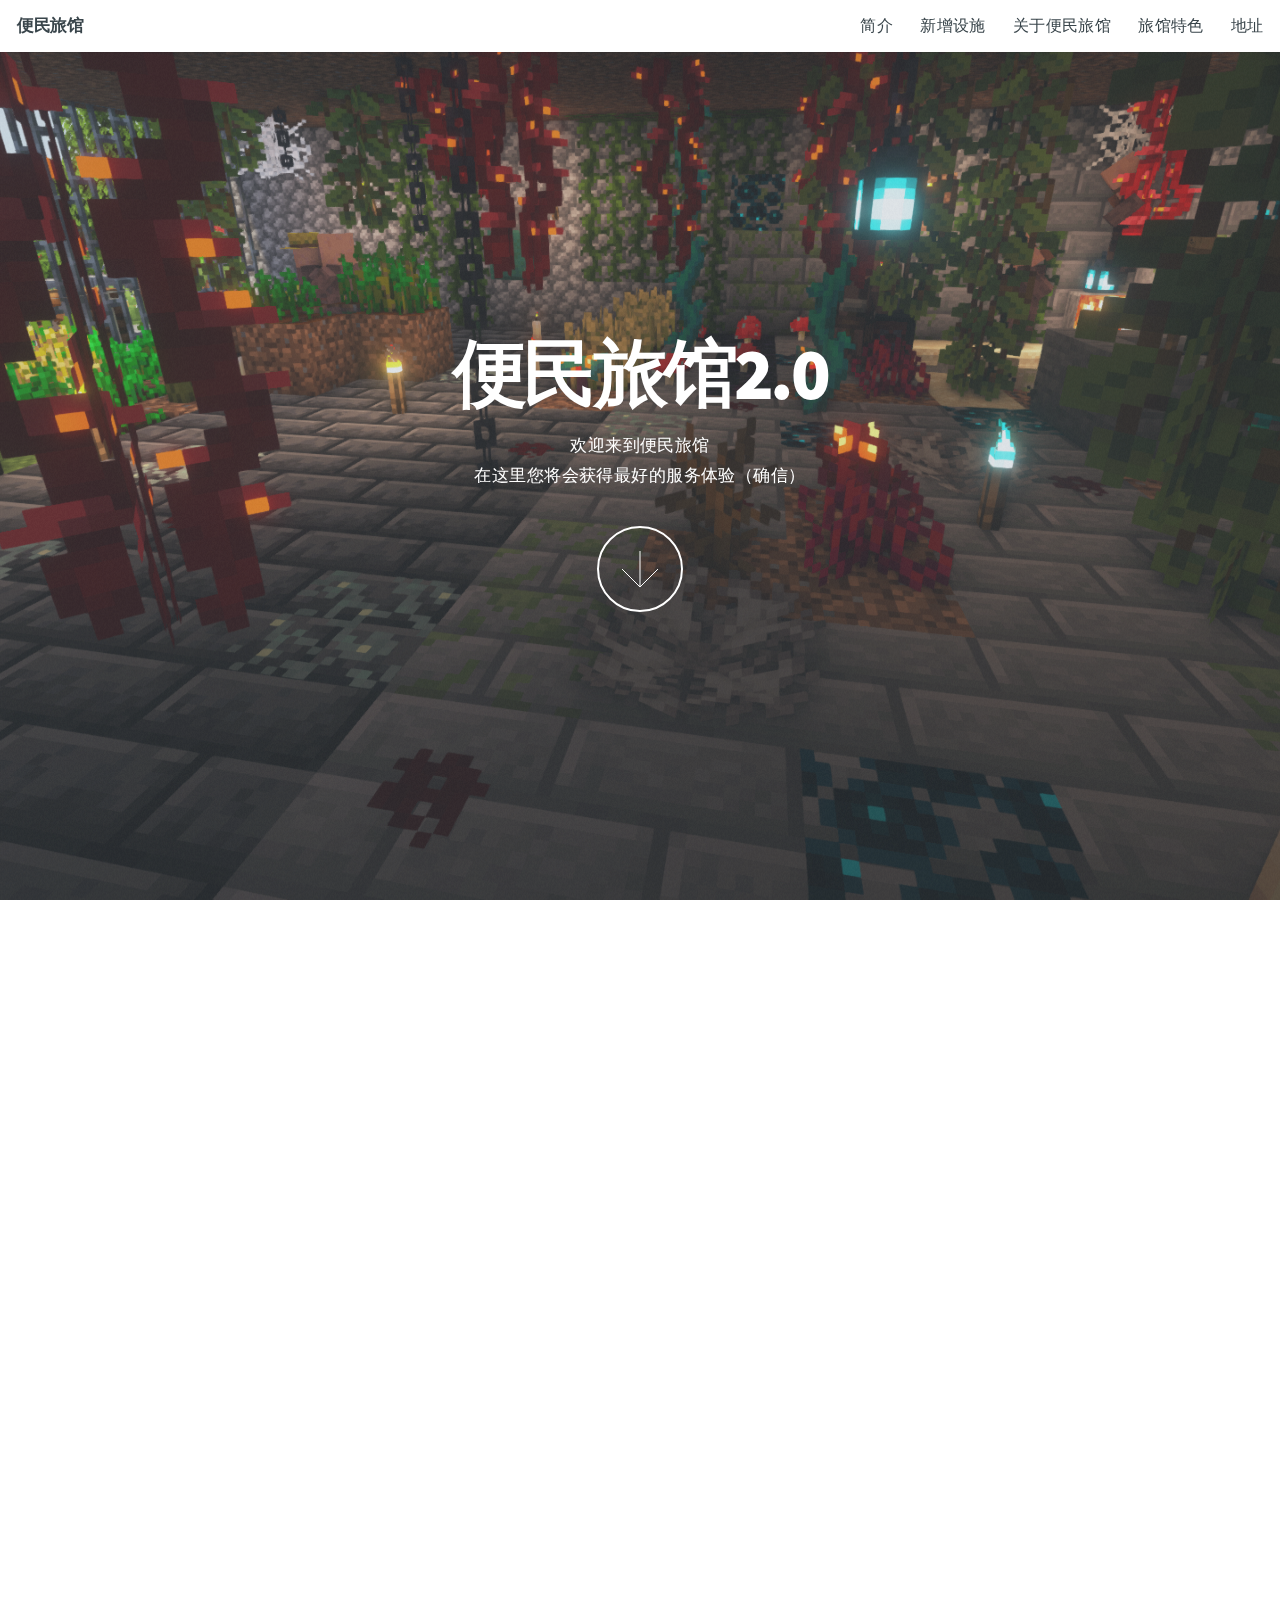
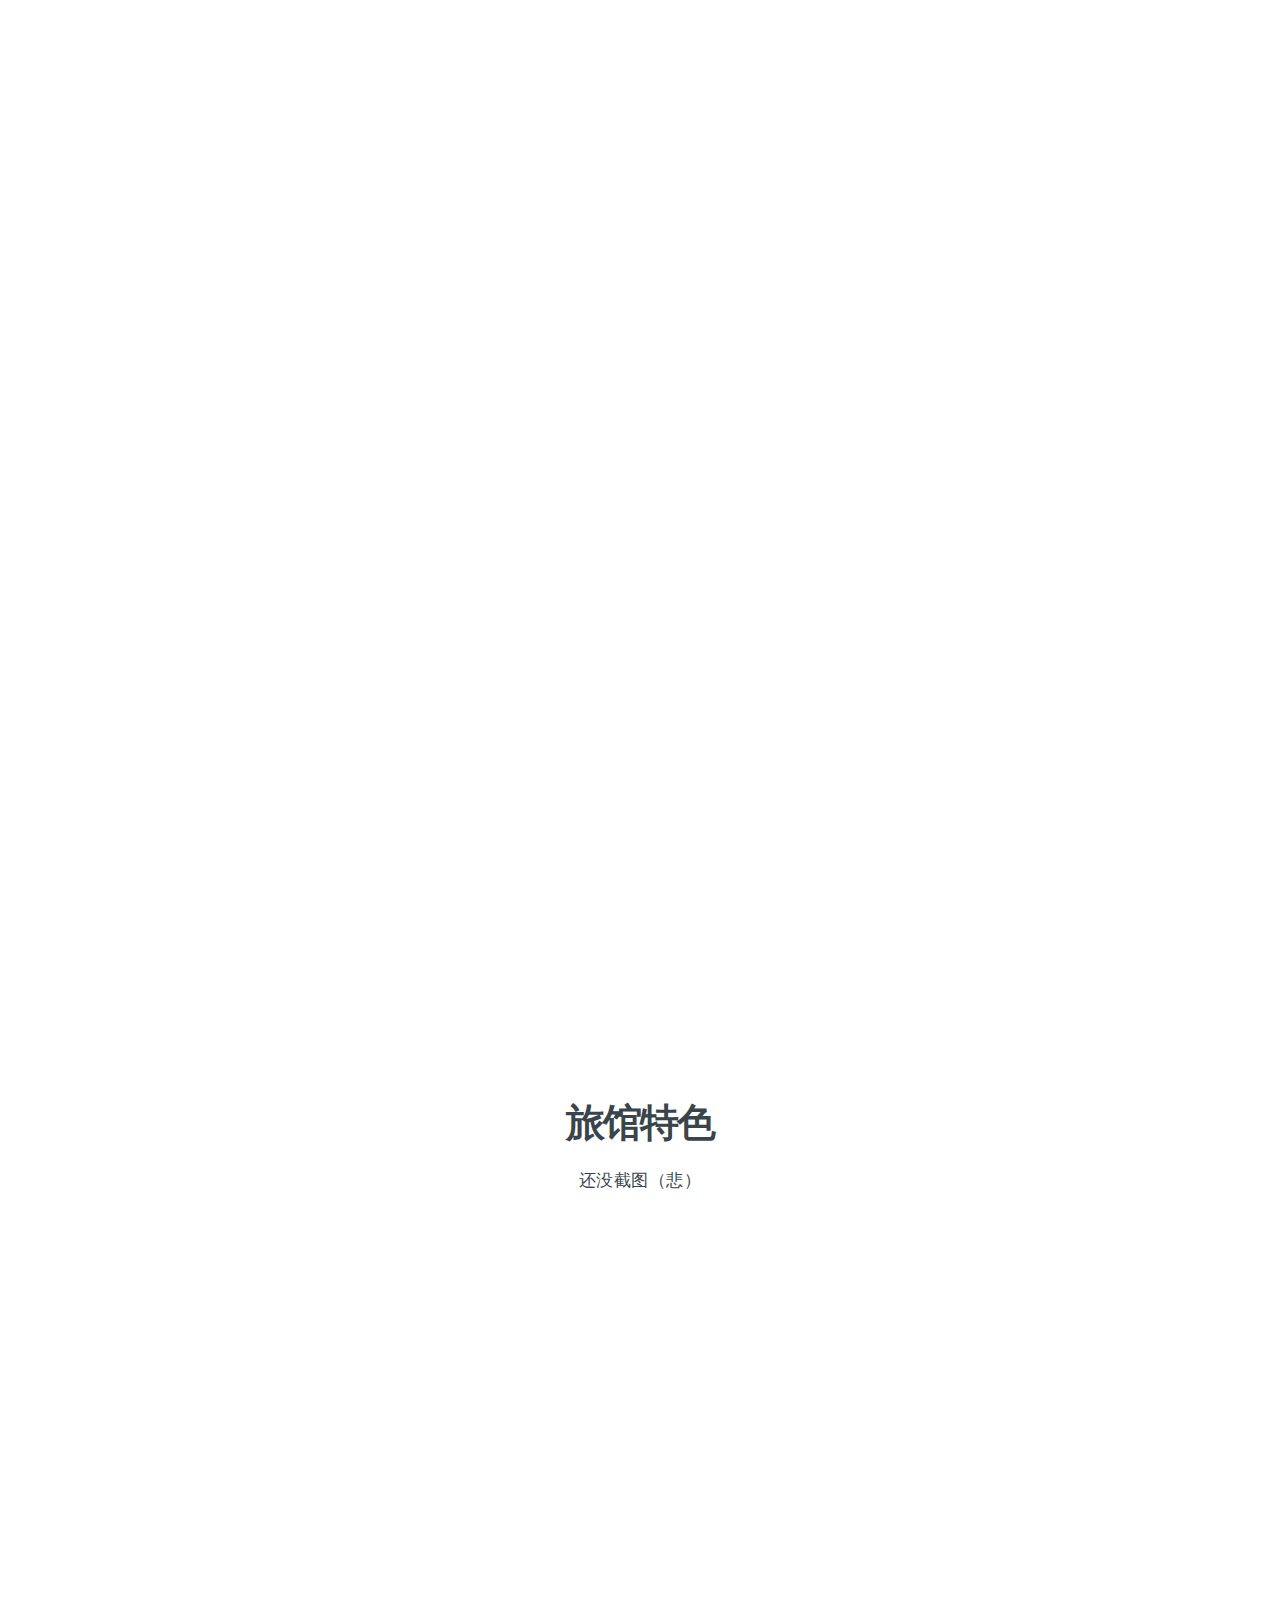
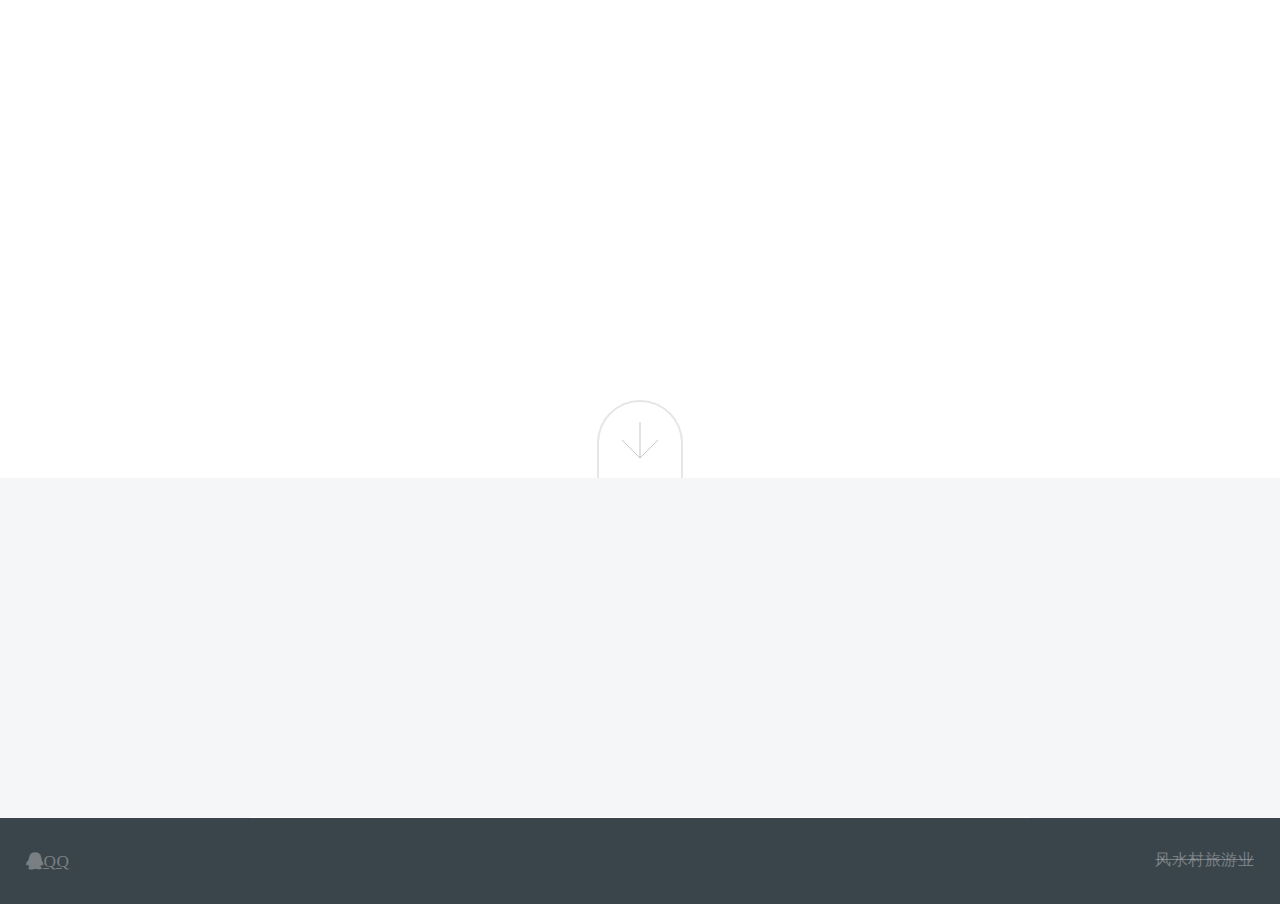
<file: index.html>
<html>
	<head>
		<title>便民旅馆</title>
		<meta charset="utf-8" />
		<meta name="viewport" content="width=device-width, initial-scale=1, user-scalable=no" />
		<link rel="stylesheet" href="assets/css/main.css" />
		<link rel="stylesheet" href="assets/css/font-awesome.min.css">
		<noscript><link rel="stylesheet" href="assets/css/noscript.css" /></noscript>
		<link rel="shortcut icon" href="images/head.ico">
	</head>
	<body class="is-preload">


			<header id="header">
				<h1>便民旅馆</h1>
				<nav>
					<ul>
						<li><a href="#intro">简介</a></li>
						<li><a href="#one">新增设施</a></li>
						<li><a href="#two">关于便民旅馆</a></li>
						<li><a href="#work">旅馆特色</a></li>
						<li><a href="#contact">地址</a></li>
					</ul>
				</nav>
			</header>


			<section id="intro" class="main style1 dark fullscreen">
				<div class="content">
					<header>
						<h2>便民旅馆2.0</h2>
					</header>
					<p>欢迎来到便民旅馆<br />
					在这里您将会获得最好的服务体验（确信）</p>
					
					<footer>
						<a href="#one" class="button style2 down">More</a>
					</footer>
				</div>
			</section>


			<section id="one" class="main style2 right dark fullscreen">
				<div class="content box style2">
					<header>
						<h2>新增设施</h2>
					</header>
					<p> - 增添更多床位，方便旅客休息<br />
					 - 增添异域风情植物，供旅客观赏<br />
					 - 增添了公用浴场<br />
					 - 增添了更多灯具<br />
					 - 改善了墙壁，更适合防寒<br />
					 （还没有图）</p>
				</div>
				<a href="#two" class="button style2 down anchored">Next</a>
			</section>


			<section id="two" class="main style2 left dark fullscreen">
				<div class="content box style2">
					<header>
						<h2>关于便民旅馆</h2>
					</header>
					<font color="grey">“乡村边，山水旁，一片自然资源优厚的土地，风水村便民旅馆坐落于此。
					带着对自然的敬畏与尊重，带着对人与自然关系的愿想，新时代旅馆也从这里开始。”</font><br /><br />
					<a href="history.html"><div style="float:right; text-align:right"><button>便民旅馆的历史</button></div></a>
				</div>
				<a href="#work" class="button style2 down anchored">Next</a>
			</section>


			<section id="work" class="main style3 primary">
				<div class="content">
					<header>
						<h2>旅馆特色</h2>
						<p>还没截图（悲）</p>
					</header>


						<div class="gallery">
							<article class="from-left">
								<a href="images/fulls/01.jpg" class="image fit"><img src="images/thumbs/01.jpg" title="The Anonymous Red" alt="" /></a>
							</article>
							<article class="from-right">
								<a href="images/fulls/02.jpg" class="image fit"><img src="images/thumbs/02.jpg" title="Airchitecture II" alt="" /></a>
							</article>
							<article class="from-left">
								<a href="images/fulls/03.jpg" class="image fit"><img src="images/thumbs/03.jpg" title="Air Lounge" alt="" /></a>
							</article>
							<article class="from-right">
								<a href="images/fulls/04.jpg" class="image fit"><img src="images/thumbs/04.jpg" title="Carry on" alt="" /></a>
							</article>
							<article class="from-left">
								<a href="images/fulls/05.jpg" class="image fit"><img src="images/thumbs/05.jpg" title="The sparkling shell" alt="" /></a>
							</article>
							<article class="from-right">
								<a href="images/fulls/06.jpg" class="image fit"><img src="images/thumbs/06.jpg" title="Bent IX" alt="" /></a>
							</article>
						</div>

				</div>
				<a href="#contact" class="button style2 down anchored">Next</a>
			</section>
			

			<section id="contact" class="main style3 secondary">
				<div class="content box style2">
					<header>
						<h2>地址</h2>
					</header>
					<p>村子东侧lv_paoX1家旁</p>
				</div>
			</section>






			<footer id="footer">


					<ul class="icons">
						<li><a href="" class="fa fa-qq"><span class="label">QQ</span></a></li>
					</ul>


					<ul class="menu">
						<li><S>风水村旅游业</s></li>
					</ul>

			</footer>

			<script src="assets/js/jquery.min.js"></script>
			<script src="assets/js/jquery.scrolly.min.js"></script>
			<script src="assets/js/jquery.scrollex.min.js"></script>
			<script src="assets/js/browser.min.js"></script>
			<script src="assets/js/breakpoints.min.js"></script>
			<script src="assets/js/util.js"></script>
			<script src="assets/js/main.js"></script>

	</body>
</html>
<!-- 战亡了却依旧在守卫便民旅馆的田所浩零
          ▃▆█▇▄
　　 　 ▟◤▖　　　◥█▎
　　 ◢◤　 ▐　　　　▐▉
　▗◤　　　▂　▗▖　　▕█▎
　◤　▗▅▖◥▄　▀◣　　  █▊
 ▐　▕▎◥▖◣◤　　　　 ◢██
 █◣　◥▅█▀　　　 ▐██◤
 ▐█▙▂　　　 ◢██◤
  ◥██◣　　◢▄◤
　　▀██▅▇▀
-->
</file>
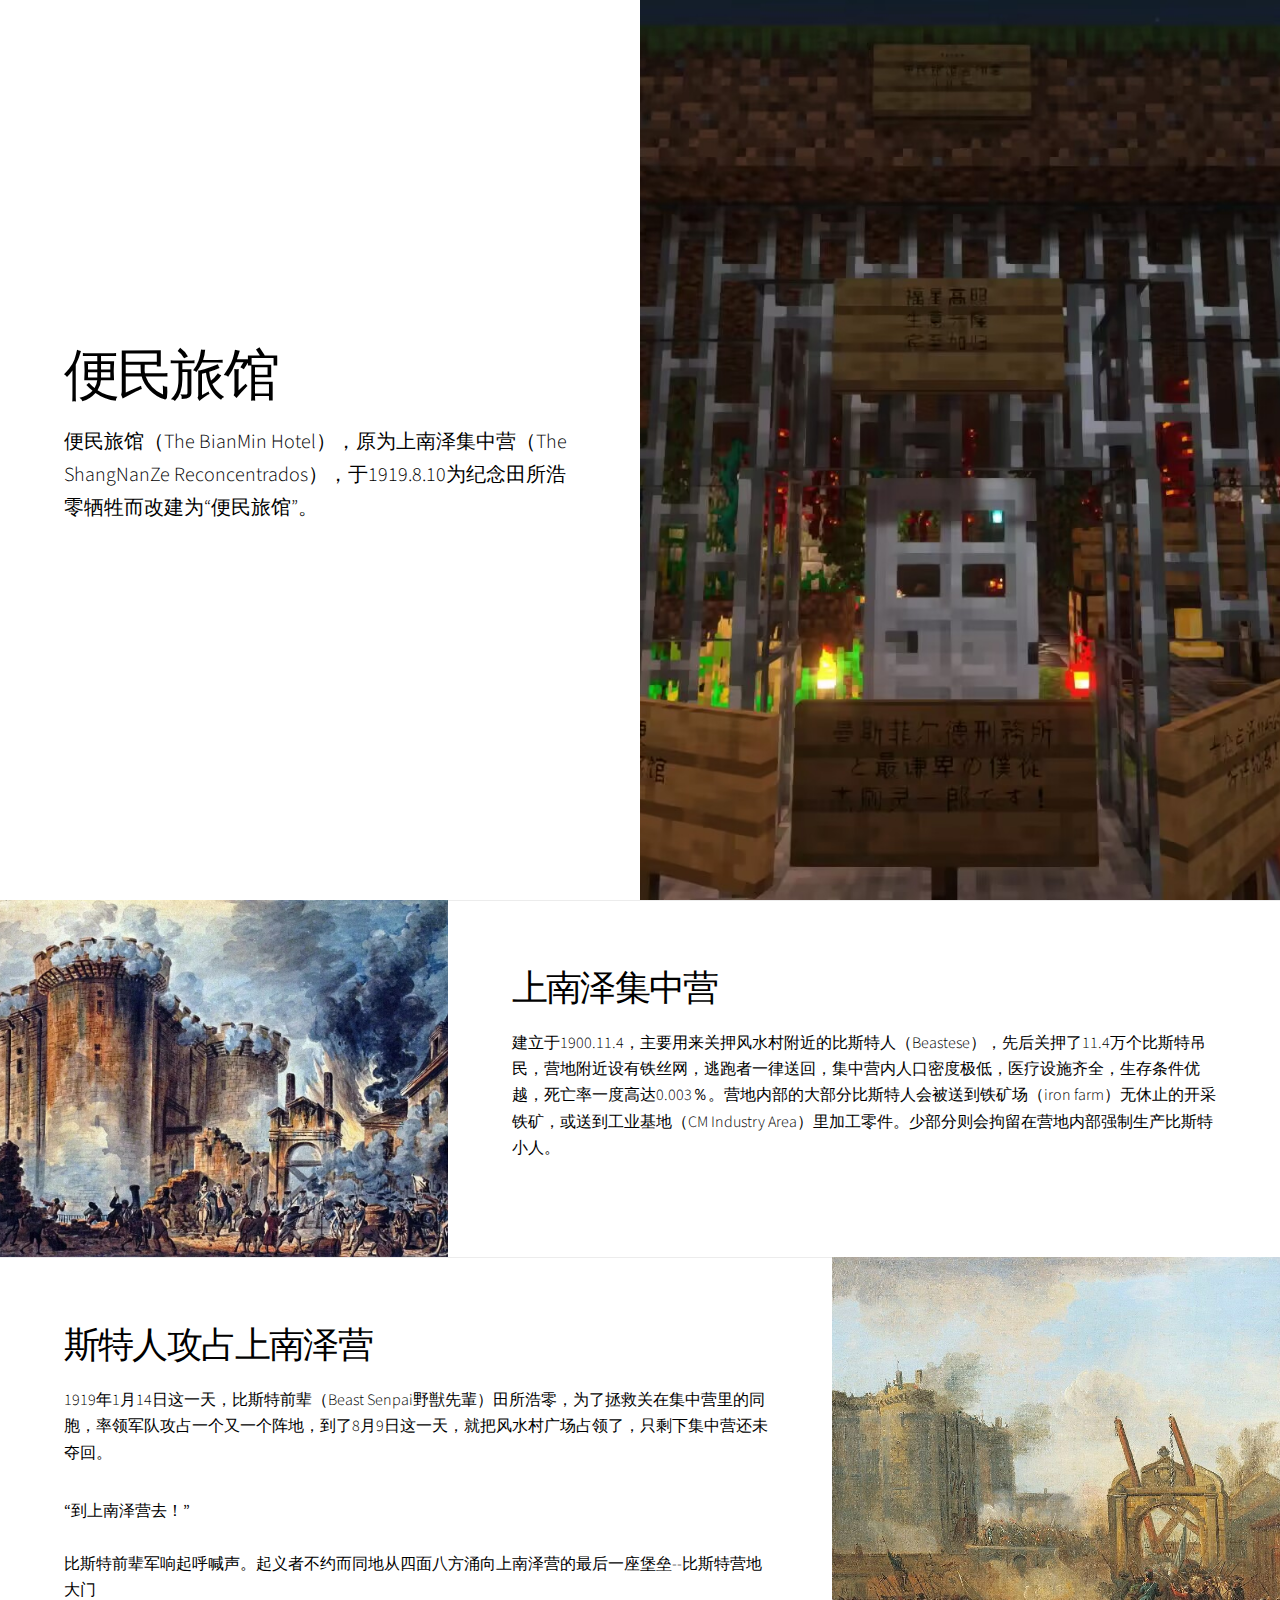
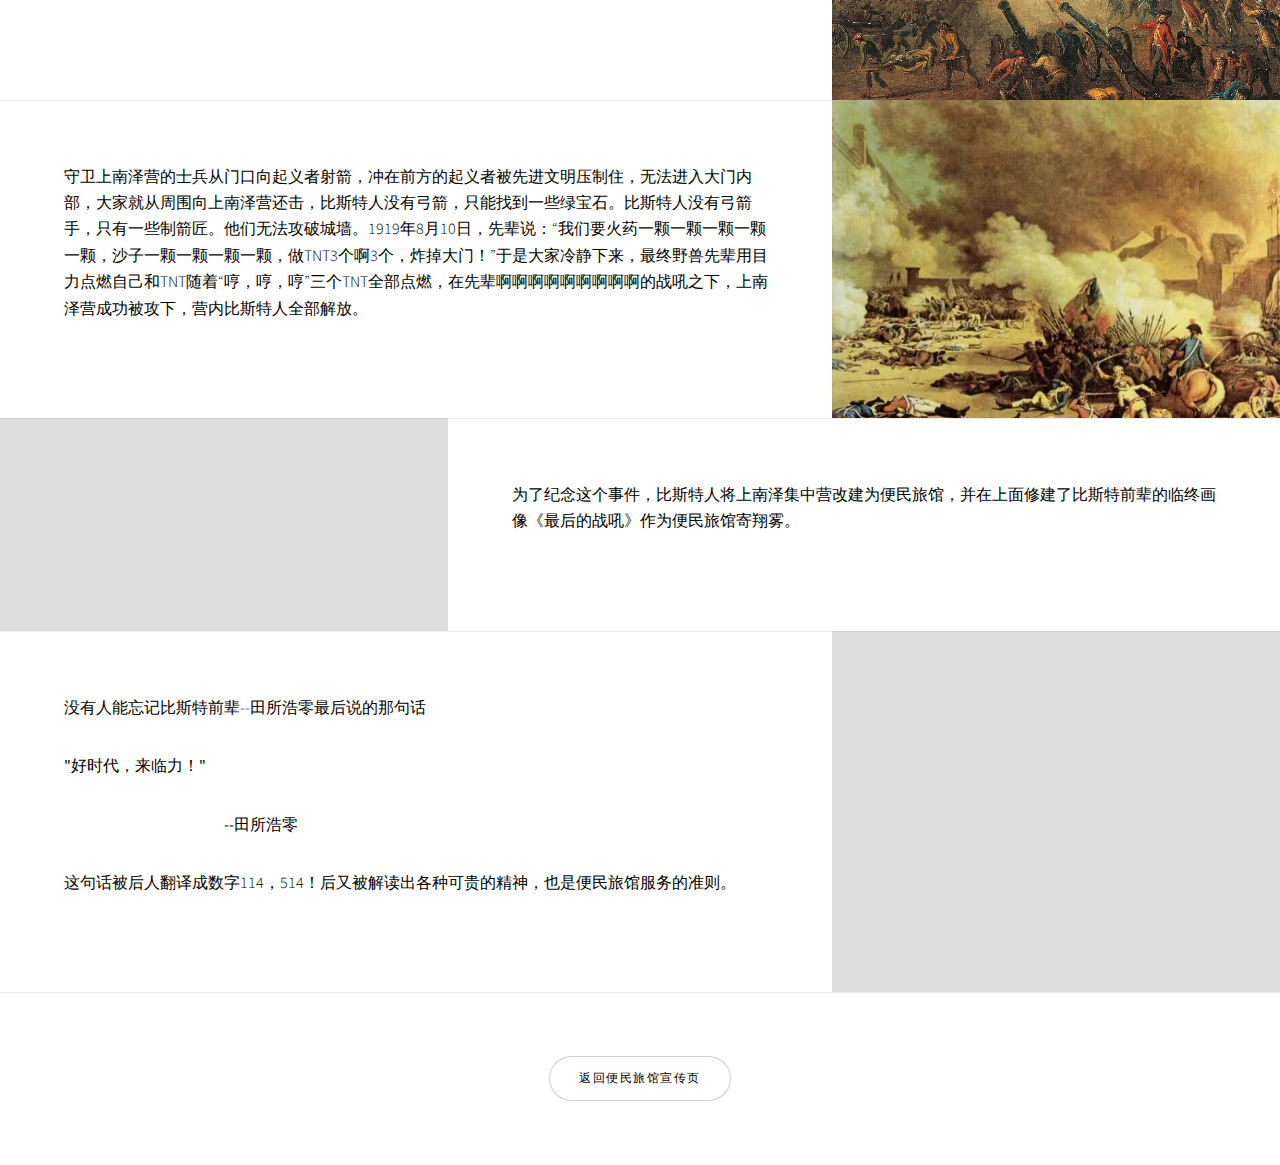
<file: history.html>
<html>
	<head>
		<title>便民旅馆历史</title>
		<meta charset="utf-8" />
		<meta name="viewport" content="width=device-width, initial-scale=1, user-scalable=no" />
		<link rel="stylesheet" href="assets-history/css/main.css" />
		<noscript><link rel="stylesheet" href="assets-history/css/noscript.css" /></noscript>
		<link rel="shortcut icon" href="images/head.ico">
	</head>
	<body class="is-preload">


			<div id="wrapper" class="divided">


					<section class="banner style1 orient-left content-align-left image-position-center fullscreen onload-image-fade-in onload-content-fade-right">
						<div class="content">
							<h1>便民旅馆</h1>
							<p class="major">便民旅馆（The BianMin Hotel），原为上南泽集中营（The ShangNanZe Reconcentrados），于1919.8.10为纪念田所浩零牺牲而改建为“便民旅馆”。</p>
							<ul class="actions stacked">
							</ul>
						</div>
						<div class="image">
							<img src="images-history/banner.jpg" alt="" />
						</div>
					</section>


					<section class="spotlight style1 orient-right content-align-left image-position-center onscroll-image-fade-in" id="first">
						<div class="content">
							<h2>上南泽集中营</h2>
							<p>建立于1900.11.4，主要用来关押风水村附近的比斯特人（Beastese），先后关押了11.4万个比斯特吊民，营地附近设有铁丝网，逃跑者一律送回，集中营内人口密度极低，医疗设施齐全，生存条件优越，死亡率一度高达0.003％。营地内部的大部分比斯特人会被送到铁矿场（iron farm）无休止的开采铁矿，或送到工业基地（CM Industry Area）里加工零件。少部分则会拘留在营地内部强制生产比斯特小人。</p>
							<ul class="actions stacked">
							</ul>
						</div>
						<div class="image">
							<img src="images-history/spotlight01.jpg" alt="" />
						</div>
					</section>


					<section class="spotlight style1 orient-left content-align-left image-position-center onscroll-image-fade-in">
						<div class="content">
							<h2>斯特人攻占上南泽营</h2>
							<p>1919年1月14日这一天，比斯特前辈（Beast Senpai野獣先輩）田所浩零，为了拯救关在集中营里的同胞，率领军队攻占一个又一个阵地，到了8月9日这一天，就把风水村广场占领了，只剩下集中营还未夺回。</p>
							<b>“到上南泽营去！”</b><br /><br />
							<p>比斯特前辈军响起呼喊声。起义者不约而同地从四面八方涌向上南泽营的最后一座堡垒--比斯特营地大门</p>
							<ul class="actions stacked">
							</ul>
						</div>
						<div class="image">
							<img src="images-history/spotlight02.jpg" alt="" />
						</div>
					</section>


					<section class="spotlight style1 orient-left content-align-left image-position-center onscroll-image-fade-in">
						<div class="content">
							<p>守卫上南泽营的士兵从门口向起义者射箭，冲在前方的起义者被先进文明压制住，无法进入大门内部，大家就从周围向上南泽营还击，比斯特人没有弓箭，只能找到一些绿宝石。比斯特人没有弓箭手，只有一些制箭匠。他们无法攻破城墙。1919年8月10日，先辈说：“我们要火药一颗一颗一颗一颗一颗，沙子一颗一颗一颗一颗，做TNT3个啊3个，炸掉大门！”于是大家冷静下来，最终野兽先辈用目力点燃自己和TNT随着“哼，哼，哼”三个TNT全部点燃，在先辈啊啊啊啊啊啊啊啊啊的战吼之下，上南泽营成功被攻下，营内比斯特人全部解放。</p>
							<ul class="actions stacked">
							</ul>
						</div>
						<div class="image">
							<img src="images-history/spotlight03.jpg" alt="" />
						</div>
					</section>


					<section class="spotlight style1 orient-right content-align-left image-position-center onscroll-image-fade-in" id="first">
						<div class="content">
							<p>为了纪念这个事件，比斯特人将上南泽集中营改建为便民旅馆，并在上面修建了比斯特前辈的临终画像《最后的战吼》作为便民旅馆寄翔雾。<p>
							<ul class="actions stacked">
							</ul>
						</div>
						<div class="image">
							<img src="images-history/spotlight04.jpg" alt="" />
						</div>
					</section>
				

					<section class="spotlight style1 orient-left content-align-left image-position-center onscroll-image-fade-in" id="first">
						<div class="content">
							<p>没有人能忘记比斯特前辈--田所浩零最后说的那句话</p>
							<p><b>"好时代，来临力！"</b></p>
							<p><b>&emsp;&emsp;&emsp;&emsp;&emsp;&emsp;&emsp;&emsp;&emsp;&emsp;--田所浩零</b></p>
							<p>这句话被后人翻译成数字114，514！后又被解读出各种可贵的精神，也是便民旅馆服务的准则。<p>
							<ul class="actions stacked">
							</ul>
						</div>
						<div class="image">
							<img src="images-history/spotlight05.jpg" alt="" />
						</div>
					</section>


					<footer class="wrapper style1 align-center">
						<div class="inner">
							<ul class="icons">
								<li><a href="index.html" class="button">返回便民旅馆宣传页</a></li>
							</ul>
						</div>
					</footer>

			</div>

			<script src="assets-history/js/jquery.min.js"></script>
			<script src="assets-history/js/jquery.scrollex.min.js"></script>
			<script src="assets-history/js/jquery.scrolly.min.js"></script>
			<script src="assets-history/js/browser.min.js"></script>
			<script src="assets-history/js/breakpoints.min.js"></script>
			<script src="assets-history/js/util.js"></script>
			<script src="assets-history/js/main.js"></script>

	</body>
</html>
<!-- 战亡了却依旧在守卫便民旅馆的田所浩零
          ▃▆█▇▄
　　 　 ▟◤▖　　　◥█▎
　　 ◢◤　 ▐　　　　▐▉
　▗◤　　　▂　▗▖　　▕█▎
　◤　▗▅▖◥▄　▀◣　　  █▊
 ▐　▕▎◥▖◣◤　　　　 ◢██
 █◣　◥▅█▀　　　 ▐██◤
 ▐█▙▂　　　 ◢██◤
  ◥██◣　　◢▄◤
　　▀██▅▇▀
-->
</file>
<file: assets/css/noscript.css>
/*
	Big Picture by HTML5 UP
	html5up.net | @ajlkn
	Free for personal and commercial use under the CCA 3.0 license (html5up.net/license)
*/

/* Loader */

	body:before, body:after {
		display: none;
	}
</file>
<file: assets-history/css/noscript.css>
/*
	Story by HTML5 UP
	html5up.net | @ajlkn
	Free for personal and commercial use under the CCA 3.0 license (html5up.net/license)
*/

/* Banner (transitions) */

	.banner.onload-content-fade-up .content {
		-moz-transition: none;
		-webkit-transition: none;
		-ms-transition: none;
		transition: none;
	}

	body.is-preload .banner.onload-content-fade-up .content {
		-moz-transform: none;
		-webkit-transform: none;
		-ms-transform: none;
		transform: none;
		opacity: 1;
	}

	.banner.onload-content-fade-down .content {
		-moz-transition: none;
		-webkit-transition: none;
		-ms-transition: none;
		transition: none;
	}

	body.is-preload .banner.onload-content-fade-down .content {
		-moz-transform: none;
		-webkit-transform: none;
		-ms-transform: none;
		transform: none;
		opacity: 1;
	}

	.banner.onload-content-fade-left .content {
		-moz-transition: none;
		-webkit-transition: none;
		-ms-transition: none;
		transition: none;
	}

	body.is-preload .banner.onload-content-fade-left .content {
		-moz-transform: none;
		-webkit-transform: none;
		-ms-transform: none;
		transform: none;
		opacity: 1;
	}

	.banner.onload-content-fade-right .content {
		-moz-transition: none;
		-webkit-transition: none;
		-ms-transition: none;
		transition: none;
	}

	body.is-preload .banner.onload-content-fade-right .content {
		-moz-transform: none;
		-webkit-transform: none;
		-ms-transform: none;
		transform: none;
		opacity: 1;
	}

	.banner.onload-content-fade-in .content {
		-moz-transition: none;
		-webkit-transition: none;
		-ms-transition: none;
		transition: none;
	}

	body.is-preload .banner.onload-content-fade-in .content {
		-moz-transform: none;
		-webkit-transform: none;
		-ms-transform: none;
		transform: none;
		opacity: 1;
	}

	.banner.onload-image-fade-up .image {
		-moz-transition: none;
		-webkit-transition: none;
		-ms-transition: none;
		transition: none;
	}

		.banner.onload-image-fade-up .image img {
			-moz-transition: none;
			-webkit-transition: none;
			-ms-transition: none;
			transition: none;
		}

	body.is-preload .banner.onload-image-fade-up .image {
		-moz-transform: none;
		-webkit-transform: none;
		-ms-transform: none;
		transform: none;
		opacity: 1;
	}

		body.is-preload .banner.onload-image-fade-up .image img {
			opacity: 1;
		}

	.banner.onload-image-fade-down .image {
		-moz-transition: none;
		-webkit-transition: none;
		-ms-transition: none;
		transition: none;
	}

		.banner.onload-image-fade-down .image img {
			-moz-transition: none;
			-webkit-transition: none;
			-ms-transition: none;
			transition: none;
		}

	body.is-preload .banner.onload-image-fade-down .image {
		-moz-transform: none;
		-webkit-transform: none;
		-ms-transform: none;
		transform: none;
		opacity: 1;
	}

		body.is-preload .banner.onload-image-fade-down .image img {
			opacity: 1;
		}

	.banner.onload-image-fade-left .image {
		-moz-transition: none;
		-webkit-transition: none;
		-ms-transition: none;
		transition: none;
	}

		.banner.onload-image-fade-left .image img {
			-moz-transition: none;
			-webkit-transition: none;
			-ms-transition: none;
			transition: none;
		}

	body.is-preload .banner.onload-image-fade-left .image {
		-moz-transform: none;
		-webkit-transform: none;
		-ms-transform: none;
		transform: none;
		opacity: 1;
	}

		body.is-preload .banner.onload-image-fade-left .image img {
			opacity: 1;
		}

	.banner.onload-image-fade-right .image {
		-moz-transition: none;
		-webkit-transition: none;
		-ms-transition: none;
		transition: none;
	}

		.banner.onload-image-fade-right .image img {
			-moz-transition: none;
			-webkit-transition: none;
			-ms-transition: none;
			transition: none;
		}

	body.is-preload .banner.onload-image-fade-right .image {
		-moz-transform: none;
		-webkit-transform: none;
		-ms-transform: none;
		transform: none;
		opacity: 1;
	}

		body.is-preload .banner.onload-image-fade-right .image img {
			opacity: 1;
		}

	.banner.onload-image-fade-in .image img {
		-moz-transition: none;
		-webkit-transition: none;
		-ms-transition: none;
		transition: none;
	}

	body.is-preload .banner.onload-image-fade-in .image img {
		opacity: 1;
	}

	.banner.onscroll-content-fade-up .content {
		-moz-transition: none;
		-webkit-transition: none;
		-ms-transition: none;
		transition: none;
	}

	.banner.onscroll-content-fade-up.is-inactive .content {
		-moz-transform: none;
		-webkit-transform: none;
		-ms-transform: none;
		transform: none;
		opacity: 1;
	}

	.banner.onscroll-content-fade-down .content {
		-moz-transition: none;
		-webkit-transition: none;
		-ms-transition: none;
		transition: none;
	}

	.banner.onscroll-content-fade-down.is-inactive .content {
		-moz-transform: none;
		-webkit-transform: none;
		-ms-transform: none;
		transform: none;
		opacity: 1;
	}

	.banner.onscroll-content-fade-left .content {
		-moz-transition: none;
		-webkit-transition: none;
		-ms-transition: none;
		transition: none;
	}

	.banner.onscroll-content-fade-left.is-inactive .content {
		-moz-transform: none;
		-webkit-transform: none;
		-ms-transform: none;
		transform: none;
		opacity: 1;
	}

	.banner.onscroll-content-fade-right .content {
		-moz-transition: none;
		-webkit-transition: none;
		-ms-transition: none;
		transition: none;
	}

	.banner.onscroll-content-fade-right.is-inactive .content {
		-moz-transform: none;
		-webkit-transform: none;
		-ms-transform: none;
		transform: none;
		opacity: 1;
	}

	.banner.onscroll-content-fade-in .content {
		-moz-transition: none;
		-webkit-transition: none;
		-ms-transition: none;
		transition: none;
	}

	.banner.onscroll-content-fade-in.is-inactive .content {
		-moz-transform: none;
		-webkit-transform: none;
		-ms-transform: none;
		transform: none;
		opacity: 1;
	}

	.banner.onscroll-image-fade-up .image {
		-moz-transition: none;
		-webkit-transition: none;
		-ms-transition: none;
		transition: none;
	}

		.banner.onscroll-image-fade-up .image img {
			-moz-transition: none;
			-webkit-transition: none;
			-ms-transition: none;
			transition: none;
		}

	.banner.onscroll-image-fade-up.is-inactive .image {
		-moz-transform: none;
		-webkit-transform: none;
		-ms-transform: none;
		transform: none;
		opacity: 1;
	}

		.banner.onscroll-image-fade-up.is-inactive .image img {
			opacity: 1;
		}

	.banner.onscroll-image-fade-down .image {
		-moz-transition: none;
		-webkit-transition: none;
		-ms-transition: none;
		transition: none;
	}

		.banner.onscroll-image-fade-down .image img {
			-moz-transition: none;
			-webkit-transition: none;
			-ms-transition: none;
			transition: none;
		}

	.banner.onscroll-image-fade-down.is-inactive .image {
		-moz-transform: none;
		-webkit-transform: none;
		-ms-transform: none;
		transform: none;
		opacity: 1;
	}

		.banner.onscroll-image-fade-down.is-inactive .image img {
			opacity: 1;
		}

	.banner.onscroll-image-fade-left .image {
		-moz-transition: none;
		-webkit-transition: none;
		-ms-transition: none;
		transition: none;
	}

		.banner.onscroll-image-fade-left .image img {
			-moz-transition: none;
			-webkit-transition: none;
			-ms-transition: none;
			transition: none;
		}

	.banner.onscroll-image-fade-left.is-inactive .image {
		-moz-transform: none;
		-webkit-transform: none;
		-ms-transform: none;
		transform: none;
		opacity: 1;
	}

		.banner.onscroll-image-fade-left.is-inactive .image img {
			opacity: 1;
		}

	.banner.onscroll-image-fade-right .image {
		-moz-transition: none;
		-webkit-transition: none;
		-ms-transition: none;
		transition: none;
	}

		.banner.onscroll-image-fade-right .image img {
			-moz-transition: none;
			-webkit-transition: none;
			-ms-transition: none;
			transition: none;
		}

	.banner.onscroll-image-fade-right.is-inactive .image {
		-moz-transform: none;
		-webkit-transform: none;
		-ms-transform: none;
		transform: none;
		opacity: 1;
	}

		.banner.onscroll-image-fade-right.is-inactive .image img {
			opacity: 1;
		}

	.banner.onscroll-image-fade-in .image img {
		-moz-transition: none;
		-webkit-transition: none;
		-ms-transition: none;
		transition: none;
	}

	.banner.onscroll-image-fade-in.is-inactive .image img {
		opacity: 1;
	}
</file>
<file: assets/css/main.css>
@import url("https://fonts.googleapis.com/css?family=Source+Sans+Pro:300,900");
@import url("fontawesome-all.min.css");

/*
	Big Picture by HTML5 UP
	html5up.net | @ajlkn
	Free for personal and commercial use under the CCA 3.0 license (html5up.net/license)
*/

html, body, div, span, applet, object,
iframe, h1, h2, h3, h4, h5, h6, p, blockquote,
pre, a, abbr, acronym, address, big, cite,
code, del, dfn, em, img, ins, kbd, q, s, samp,
small, strike, strong, sub, sup, tt, var, b,
u, i, center, dl, dt, dd, ol, ul, li, fieldset,
form, label, legend, table, caption, tbody,
tfoot, thead, tr, th, td, article, aside,
canvas, details, embed, figure, figcaption,
footer, header, hgroup, menu, nav, output, ruby,
section, summary, time, mark, audio, video {
	margin: 0;
	padding: 0;
	border: 0;
	font-size: 100%;
	font: inherit;
	vertical-align: baseline;
	}

article, aside, details, figcaption, figure,
footer, header, hgroup, menu, nav, section {
	display: block;}

body {
	line-height: 1;
}

ol, ul {
	/* list-style: none; */
}

blockquote, q {
	quotes: none;
}

	blockquote:before, blockquote:after, q:before, q:after {
		content: '';
		content: none;
	}

table {
	border-collapse: collapse;
	border-spacing: 0;
}

body {
	-webkit-text-size-adjust: none;
}

mark {
	background-color: transparent;
	color: inherit;
}

input::-moz-focus-inner {
	border: 0;
	padding: 0;
}

input, select, textarea {
	-moz-appearance: none;
	-webkit-appearance: none;
	-ms-appearance: none;
	appearance: none;
}

/* Basic */

	@-ms-viewport {
		width: device-width;
	}

	html {
		height: 100%;
	}

	html {
		box-sizing: border-box;
	}

	*, *:before, *:after {
		box-sizing: inherit;
	}

	body {
		background: #ffffff;
		height: 100%;
		min-width: 320px;
	}

		body.is-preload *, body.is-preload *:before, body.is-preload *:after {
			-moz-animation: none !important;
			-webkit-animation: none !important;
			-ms-animation: none !important;
			animation: none !important;
			-moz-transition: none !important;
			-webkit-transition: none !important;
			-ms-transition: none !important;
			transition: none !important;
		}

/* Spinner */

	@-moz-keyframes spinner-rotate {
		0% {
			-moz-transform: scale(1) rotate(0deg);
			-webkit-transform: scale(1) rotate(0deg);
			-ms-transform: scale(1) rotate(0deg);
			transform: scale(1) rotate(0deg);
		}

		100% {
			-moz-transform: scale(1) rotate(360deg);
			-webkit-transform: scale(1) rotate(360deg);
			-ms-transform: scale(1) rotate(360deg);
			transform: scale(1) rotate(360deg);
		}
	}

	@-webkit-keyframes spinner-rotate {
		0% {
			-moz-transform: scale(1) rotate(0deg);
			-webkit-transform: scale(1) rotate(0deg);
			-ms-transform: scale(1) rotate(0deg);
			transform: scale(1) rotate(0deg);
		}

		100% {
			-moz-transform: scale(1) rotate(360deg);
			-webkit-transform: scale(1) rotate(360deg);
			-ms-transform: scale(1) rotate(360deg);
			transform: scale(1) rotate(360deg);
		}
	}

	@-ms-keyframes spinner-rotate {
		0% {
			-moz-transform: scale(1) rotate(0deg);
			-webkit-transform: scale(1) rotate(0deg);
			-ms-transform: scale(1) rotate(0deg);
			transform: scale(1) rotate(0deg);
		}

		100% {
			-moz-transform: scale(1) rotate(360deg);
			-webkit-transform: scale(1) rotate(360deg);
			-ms-transform: scale(1) rotate(360deg);
			transform: scale(1) rotate(360deg);
		}
	}

	@keyframes spinner-rotate {
		0% {
			-moz-transform: scale(1) rotate(0deg);
			-webkit-transform: scale(1) rotate(0deg);
			-ms-transform: scale(1) rotate(0deg);
			transform: scale(1) rotate(0deg);
		}

		100% {
			-moz-transform: scale(1) rotate(360deg);
			-webkit-transform: scale(1) rotate(360deg);
			-ms-transform: scale(1) rotate(360deg);
			transform: scale(1) rotate(360deg);
		}
	}

/* Loader */

	@-moz-keyframes spinner-show {
		0% {
			opacity: 0;
		}

		100% {
			opacity: 1;
		}
	}

	@-webkit-keyframes spinner-show {
		0% {
			opacity: 0;
		}

		100% {
			opacity: 1;
		}
	}

	@-ms-keyframes spinner-show {
		0% {
			opacity: 0;
		}

		100% {
			opacity: 1;
		}
	}

	@keyframes spinner-show {
		0% {
			opacity: 0;
		}

		100% {
			opacity: 1;
		}
	}

	@-moz-keyframes spinner-hide {
		0% {
			-moz-transform: scale(1) rotate(0deg);
			-webkit-transform: scale(1) rotate(0deg);
			-ms-transform: scale(1) rotate(0deg);
			transform: scale(1) rotate(0deg);
			color: #e5e6e7;
			z-index: 100001;
		}

		99% {
			-moz-transform: scale(0.5) rotate(360deg);
			-webkit-transform: scale(0.5) rotate(360deg);
			-ms-transform: scale(0.5) rotate(360deg);
			transform: scale(0.5) rotate(360deg);
			color: #e5e6e7;
			z-index: 100001;
		}

		100% {
			-moz-transform: scale(0.5) rotate(360deg);
			-webkit-transform: scale(0.5) rotate(360deg);
			-ms-transform: scale(0.5) rotate(360deg);
			transform: scale(0.5) rotate(360deg);
			color: #e5e6e7;
			z-index: -1;
		}
	}

	@-webkit-keyframes spinner-hide {
		0% {
			-moz-transform: scale(1) rotate(0deg);
			-webkit-transform: scale(1) rotate(0deg);
			-ms-transform: scale(1) rotate(0deg);
			transform: scale(1) rotate(0deg);
			color: #e5e6e7;
			z-index: 100001;
		}

		99% {
			-moz-transform: scale(0.5) rotate(360deg);
			-webkit-transform: scale(0.5) rotate(360deg);
			-ms-transform: scale(0.5) rotate(360deg);
			transform: scale(0.5) rotate(360deg);
			color: #e5e6e7;
			z-index: 100001;
		}

		100% {
			-moz-transform: scale(0.5) rotate(360deg);
			-webkit-transform: scale(0.5) rotate(360deg);
			-ms-transform: scale(0.5) rotate(360deg);
			transform: scale(0.5) rotate(360deg);
			color: #e5e6e7;
			z-index: -1;
		}
	}

	@-ms-keyframes spinner-hide {
		0% {
			-moz-transform: scale(1) rotate(0deg);
			-webkit-transform: scale(1) rotate(0deg);
			-ms-transform: scale(1) rotate(0deg);
			transform: scale(1) rotate(0deg);
			color: #e5e6e7;
			z-index: 100001;
		}

		99% {
			-moz-transform: scale(0.5) rotate(360deg);
			-webkit-transform: scale(0.5) rotate(360deg);
			-ms-transform: scale(0.5) rotate(360deg);
			transform: scale(0.5) rotate(360deg);
			color: #e5e6e7;
			z-index: 100001;
		}

		100% {
			-moz-transform: scale(0.5) rotate(360deg);
			-webkit-transform: scale(0.5) rotate(360deg);
			-ms-transform: scale(0.5) rotate(360deg);
			transform: scale(0.5) rotate(360deg);
			color: #e5e6e7;
			z-index: -1;
		}
	}

	@keyframes spinner-hide {
		0% {
			-moz-transform: scale(1) rotate(0deg);
			-webkit-transform: scale(1) rotate(0deg);
			-ms-transform: scale(1) rotate(0deg);
			transform: scale(1) rotate(0deg);
			color: #e5e6e7;
			z-index: 100001;
		}

		99% {
			-moz-transform: scale(0.5) rotate(360deg);
			-webkit-transform: scale(0.5) rotate(360deg);
			-ms-transform: scale(0.5) rotate(360deg);
			transform: scale(0.5) rotate(360deg);
			color: #e5e6e7;
			z-index: 100001;
		}

		100% {
			-moz-transform: scale(0.5) rotate(360deg);
			-webkit-transform: scale(0.5) rotate(360deg);
			-ms-transform: scale(0.5) rotate(360deg);
			transform: scale(0.5) rotate(360deg);
			color: #e5e6e7;
			z-index: -1;
		}
	}

	@-moz-keyframes overlay-hide {
		0% {
			opacity: 1;
			z-index: 100000;
		}

		15% {
			opacity: 1;
			z-index: 100000;
		}

		99% {
			opacity: 0;
			z-index: 100000;
		}

		100% {
			opacity: 0;
			z-index: -1;
		}
	}

	@-webkit-keyframes overlay-hide {
		0% {
			opacity: 1;
			z-index: 100000;
		}

		15% {
			opacity: 1;
			z-index: 100000;
		}

		99% {
			opacity: 0;
			z-index: 100000;
		}

		100% {
			opacity: 0;
			z-index: -1;
		}
	}

	@-ms-keyframes overlay-hide {
		0% {
			opacity: 1;
			z-index: 100000;
		}

		15% {
			opacity: 1;
			z-index: 100000;
		}

		99% {
			opacity: 0;
			z-index: 100000;
		}

		100% {
			opacity: 0;
			z-index: -1;
		}
	}

	@keyframes overlay-hide {
		0% {
			opacity: 1;
			z-index: 100000;
		}

		15% {
			opacity: 1;
			z-index: 100000;
		}

		99% {
			opacity: 0;
			z-index: 100000;
		}

		100% {
			opacity: 0;
			z-index: -1;
		}
	}

	body {
		text-decoration: none;
	}

		body:before {
			-moz-animation: spinner-show 1.5s 1 0.25s ease forwards, spinner-hide 0.25s ease-in-out forwards !important;
			-webkit-animation: spinner-show 1.5s 1 0.25s ease forwards, spinner-hide 0.25s ease-in-out forwards !important;
			-ms-animation: spinner-show 1.5s 1 0.25s ease forwards, spinner-hide 0.25s ease-in-out forwards !important;
			animation: spinner-show 1.5s 1 0.25s ease forwards, spinner-hide 0.25s ease-in-out forwards !important;
			-moz-transform-origin: 50% 50%;
			-webkit-transform-origin: 50% 50%;
			-ms-transform-origin: 50% 50%;
			transform-origin: 50% 50%;
			-moz-osx-font-smoothing: grayscale;
			-webkit-font-smoothing: antialiased;
			font-family: FontAwesome;
			font-style: normal;
			font-weight: normal;
			text-transform: none !important;
			color: #e5e6e7;
			content: '\f1ce';
			cursor: default;
			display: block;
			font-size: 2em;
			height: 2em;
			left: 50%;
			line-height: 2em;
			margin: -1em 0 0 -1em;
			opacity: 0;
			position: fixed;
			text-align: center;
			top: 50%;
			width: 2em;
			z-index: -1;
		}

		body:after {
			-moz-animation: overlay-hide 1.5s ease-in forwards !important;
			-webkit-animation: overlay-hide 1.5s ease-in forwards !important;
			-ms-animation: overlay-hide 1.5s ease-in forwards !important;
			animation: overlay-hide 1.5s ease-in forwards !important;
			background: #ffffff;
			content: '';
			display: block;
			height: 100%;
			left: 0;
			opacity: 0;
			position: fixed;
			top: 0;
			width: 100%;
			z-index: -1;
		}

		body.is-preload:before {
			-moz-animation: spinner-show 1.5s 1 0.25s ease forwards, spinner-rotate 0.75s infinite linear !important;
			-webkit-animation: spinner-show 1.5s 1 0.25s ease forwards, spinner-rotate 0.75s infinite linear !important;
			-ms-animation: spinner-show 1.5s 1 0.25s ease forwards, spinner-rotate 0.75s infinite linear !important;
			animation: spinner-show 1.5s 1 0.25s ease forwards, spinner-rotate 0.75s infinite linear !important;
			z-index: 100001;
		}

		body.is-preload:after {
			-moz-animation: none !important;
			-webkit-animation: none !important;
			-ms-animation: none !important;
			animation: none !important;
			opacity: 1;
			z-index: 100000;
		}

	@media (-webkit-min-device-pixel-ratio: 2) {

		body:before {
			line-height: 2.025em;
		}

	}

/* Type */

	body, input, textarea, select {
		font-family: "Source Sans Pro", "sans-serif";
		font-weight: 300;
		font-size: 18pt;
		line-height: 1.75em;
		color: #39454b;
		letter-spacing: 0.025em;
	}

		@media screen and (max-width: 1920px) {

			body, input, textarea, select {
				font-size: 17pt;
			}

		}

		@media screen and (max-width: 1680px) {

			body, input, textarea, select {
				font-size: 15pt;
			}

		}

		@media screen and (max-width: 1280px) {

			body, input, textarea, select {
				font-size: 13pt;
			}

		}

		@media screen and (max-width: 1000px) {

			body, input, textarea, select {
				font-size: 13pt;
			}

		}

		@media screen and (max-width: 736px) {

			body, input, textarea, select {
				font-size: 12pt;
				line-height: 1.5em;
			}

		}

	h1, h2, h3, h4, h5, h6 {
		font-weight: 900;
		color: inherit;
		letter-spacing: -0.0325em;
	}

		h1 a, h2 a, h3 a, h4 a, h5 a, h6 a {
			color: inherit;
			text-decoration: none;
		}

	h2 {
		font-size: 2.25em;
		line-height: 1.25em;
		letter-spacing: -0.05em;
	}

	@media screen and (max-width: 736px) {

		h2 {
			font-size: 1.5em;
		}

	}

	strong, b {
		font-weight: 900;
		color: inherit;
	}

	em, i {
		font-style: italic;
	}

	a {
		-moz-transition: color 0.2s ease-in-out;
		-webkit-transition: color 0.2s ease-in-out;
		-ms-transition: color 0.2s ease-in-out;
		transition: color 0.2s ease-in-out;
		color: #98c593;
	}

	sub {
		position: relative;
		top: 0.5em;
		font-size: 0.8em;
	}

	sup {
		position: relative;
		top: -0.5em;
		font-size: 0.8em;
	}

	hr {
		border: 0;
		border-top: solid 1px #e5e6e7;
	}

	blockquote {
		border-left: solid 0.5em #e5e6e7;
		padding: 1em 0 1em 2em;
		font-style: italic;
	}

	p, ul, ol, dl, table {
		margin-bottom: 1em;
	}

/* Box */

	.box {
		background: #ffffff;
		color: #39454b;
		padding: 2em;
	}

		.box > :last-child {
			margin-bottom: 0;
		}

		.box.style2 {
			padding: 3.5em 2.5em 3.5em 2.5em;
		}

		@media screen and (max-width: 736px) {

			.box {
				padding: 1em;
			}

				.box.style2 {
					padding: 1.5em 1.25em 1.5em 1.25em;
					background-color: rgba(255, 255, 255, 0.9);
				}

		}

/* Button */

	input[type="button"],
	input[type="submit"],
	input[type="reset"],
	.button,
	button {
		-moz-appearance: none;
		-webkit-appearance: none;
		-ms-appearance: none;
		appearance: none;
		-moz-transition: background-color 0.2s ease-in-out;
		-webkit-transition: background-color 0.2s ease-in-out;
		-ms-transition: background-color 0.2s ease-in-out;
		transition: background-color 0.2s ease-in-out;
		background-color: #98c593;
		border: 0;
		border-radius: 3.5em;
		color: #ffffff;
		cursor: pointer;
		display: inline-block;
		height: 3.5em;
		line-height: 3.5em;
		outline: 0;
		padding: 0 2em 0 2em;
		position: relative;
		text-align: center;
		text-decoration: none;
	}

		input[type="button"].down,
		input[type="submit"].down,
		input[type="reset"].down,
		.button.down,
		button.down {
			width: 5em;
			height: 5em;
			line-height: 4.5em;
			padding: 0;
			background-image: url("images/dark-arrow.svg");
			background-position: center center;
			background-repeat: no-repeat;
			text-indent: -10em;
			overflow: hidden;
		}

			input[type="button"].down.anchored,
			input[type="submit"].down.anchored,
			input[type="reset"].down.anchored,
			.button.down.anchored,
			button.down.anchored {
				bottom: 0;
				border-bottom: 0;
				border-radius: 3em 3em 0 0;
				height: 4.5em;
				margin-left: -2.5em;
			}

		input[type="button"].anchored,
		input[type="submit"].anchored,
		input[type="reset"].anchored,
		.button.anchored,
		button.anchored {
			position: absolute;
			left: 50%;
		}

		input[type="button"]:hover,
		input[type="submit"]:hover,
		input[type="reset"]:hover,
		.button:hover,
		button:hover {
			background-color: #a8cea4;
		}

		input[type="button"]:active,
		input[type="submit"]:active,
		input[type="reset"]:active,
		.button:active,
		button:active {
			background-color: #88bc82;
		}

		input[type="button"].style2,
		input[type="submit"].style2,
		input[type="reset"].style2,
		.button.style2,
		button.style2 {
			background-color: transparent;
			border: solid 2px #e5e6e7;
			color: inherit;
		}

			input[type="button"].style2:hover,
			input[type="submit"].style2:hover,
			input[type="reset"].style2:hover,
			.button.style2:hover,
			button.style2:hover {
				background-color: rgba(229, 230, 231, 0.25);
			}

			input[type="button"].style2:active,
			input[type="submit"].style2:active,
			input[type="reset"].style2:active,
			.button.style2:active,
			button.style2:active {
				background-color: rgba(229, 230, 231, 0.375);
			}

			input[type="button"].style2.down,
			input[type="submit"].style2.down,
			input[type="reset"].style2.down,
			.button.style2.down,
			button.style2.down {
				background-image: url("images/arrow.svg");
			}

/* Form */

	form {
		margin: 0 0 2em 0;
	}

		form > :last-child {
			margin-bottom: 0;
		}

		form > .fields {
			display: -moz-flex;
			display: -webkit-flex;
			display: -ms-flex;
			display: flex;
			-moz-flex-wrap: wrap;
			-webkit-flex-wrap: wrap;
			-ms-flex-wrap: wrap;
			flex-wrap: wrap;
			width: calc(100% + 3em);
			margin: -1.5em 0 2em -1.5em;
		}

			form > .fields > .field {
				-moz-flex-grow: 0;
				-webkit-flex-grow: 0;
				-ms-flex-grow: 0;
				flex-grow: 0;
				-moz-flex-shrink: 0;
				-webkit-flex-shrink: 0;
				-ms-flex-shrink: 0;
				flex-shrink: 0;
				padding: 1.5em 0 0 1.5em;
				width: calc(100% - 1.5em);
			}

				form > .fields > .field.half {
					width: calc(50% - 0.75em);
				}

				form > .fields > .field.third {
					width: calc(100%/3 - 0.5em);
				}

				form > .fields > .field.quarter {
					width: calc(25% - 0.375em);
				}

		@media screen and (max-width: 480px) {

			form > .fields {
				width: calc(100% + 2em);
				margin: -1em 0 2em -1em;
			}

				form > .fields > .field {
					padding: 1em 0 0 1em;
					width: calc(100% - 1em);
				}

					form > .fields > .field.half {
						width: calc(100% - 1em);
					}

					form > .fields > .field.third {
						width: calc(100% - 1em);
					}

					form > .fields > .field.quarter {
						width: calc(100% - 1em);
					}

		}

	label {
		display: block;
	}

	input[type="text"],
	input[type="password"],
	input[type="email"],
	input[type="tel"],
	input[type="search"],
	input[type="url"],
	select,
	textarea {
		-moz-appearance: none;
		-webkit-appearance: none;
		-ms-appearance: none;
		appearance: none;
		-moz-transition: border-color 0.2s ease-in-out, color 0.2s ease-in-out;
		-webkit-transition: border-color 0.2s ease-in-out, color 0.2s ease-in-out;
		-ms-transition: border-color 0.2s ease-in-out, color 0.2s ease-in-out;
		transition: border-color 0.2s ease-in-out, color 0.2s ease-in-out;
		color: #39454b;
		display: block;
		width: 100%;
		padding: 0.65em 0.75em;
		background: none;
		border: solid 2px #e5e6e7;
		color: inherit;
		border-radius: 0.5em;
		outline: none;
	}

		input[type="text"]:focus,
		input[type="password"]:focus,
		input[type="email"]:focus,
		input[type="tel"]:focus,
		input[type="search"]:focus,
		input[type="url"]:focus,
		select:focus,
		textarea:focus {
			border-color: #9ac8e9;
		}

	input[type="text"],
	input[type="password"],
	input[type="email"],
	input[type="tel"],
	input[type="search"],
	input[type="url"],
	select {
		line-height: 1.35em;
	}

	textarea {
		min-height: 8em;
	}

	::-moz-focus-inner {
		border: 0;
	}

	::-webkit-input-placeholder {
		opacity: 0.375;
	}

	:-moz-placeholder {
		opacity: 0.375;
	}

	::-moz-placeholder {
		opacity: 0.375;
	}

	:-ms-input-placeholder {
		opacity: 0.375;
	}

/* Icon */

	.icon {
		text-decoration: none;
		position: relative;
		text-decoration: none;
	}

		.icon:before {
			-moz-osx-font-smoothing: grayscale;
			-webkit-font-smoothing: antialiased;
			display: inline-block;
			font-style: normal;
			font-variant: normal;
			text-rendering: auto;
			line-height: 1;
			text-transform: none !important;
			font-family: 'Font Awesome 5 Free';
			font-weight: 400;
		}

		.icon:before {
			line-height: inherit;
		}

		.icon > .label {
			display: none;
		}

		.icon.solid:before {
			font-weight: 900;
		}

		.icon.brands:before {
			font-family: 'Font Awesome 5 Brands';
		}

/* Image */

	.image {
		position: relative;
		display: inline-block;
	}

		.image:before {
			content: '';
			position: absolute;
			left: 0;
			top: 0;
			width: 100%;
			height: 100%;
			background: url("images/overlay.png");
		}

		.image img {
			display: block;
			width: 100%;
		}

		.image.featured {
			display: block;
			width: 100%;
			margin: 0 0 2em 0;
		}

		.image.fit {
			display: block;
			width: 100%;
		}

		.image.left {
			float: left;
			margin: 0 2em 2em 0;
		}

		.image.centered {
			display: block;
			margin: 0 0 2em 0;
		}

			.image.centered img {
				margin: 0 auto;
				width: auto;
			}

/* List */

	ul.default {
		list-style: disc;
		padding-left: 1em;
	}

		ul.default li {
			padding-left: 0.5em;
		}

	ul.menu {
		cursor: default;
	}

		ul.menu li {
			display: inline-block;
			line-height: 1em;
			border-left: solid 1px #e5e6e7;
			padding: 0 0 0 0.5em;
			margin: 0 0 0 0.5em;
		}

			ul.menu li:first-child {
				border-left: 0;
				padding-left: 0;
				margin-left: 0;
			}

	ol.default {
		list-style: decimal;
		padding-left: 1.25em;
	}

		ol.default li {
			padding-left: 0.25em;
		}

/* Actions */

	ul.actions {
		display: -moz-flex;
		display: -webkit-flex;
		display: -ms-flex;
		display: flex;
		cursor: default;
		list-style: none;
		margin-left: -1em;
		padding-left: 0;
	}

		ul.actions li {
			padding: 0 0 0 1em;
			vertical-align: middle;
		}

		ul.actions.special {
			-moz-justify-content: center;
			-webkit-justify-content: center;
			-ms-justify-content: center;
			justify-content: center;
			width: 100%;
			margin-left: 0;
		}

			ul.actions.special li:first-child {
				padding-left: 0;
			}

		ul.actions.stacked {
			-moz-flex-direction: column;
			-webkit-flex-direction: column;
			-ms-flex-direction: column;
			flex-direction: column;
			margin-left: 0;
		}

			ul.actions.stacked li {
				padding: 1.3em 0 0 0;
			}

				ul.actions.stacked li:first-child {
					padding-top: 0;
				}

		ul.actions.fit {
			width: calc(100% + 1em);
		}

			ul.actions.fit li {
				-moz-flex-grow: 1;
				-webkit-flex-grow: 1;
				-ms-flex-grow: 1;
				flex-grow: 1;
				-moz-flex-shrink: 1;
				-webkit-flex-shrink: 1;
				-ms-flex-shrink: 1;
				flex-shrink: 1;
				width: 100%;
			}

				ul.actions.fit li > * {
					width: 100%;
				}

			ul.actions.fit.stacked {
				width: 100%;
			}

		@media screen and (max-width: 480px) {

			ul.actions:not(.fixed) {
				-moz-flex-direction: column;
				-webkit-flex-direction: column;
				-ms-flex-direction: column;
				flex-direction: column;
				margin-left: 0;
				width: 100% !important;
			}

				ul.actions:not(.fixed) li {
					-moz-flex-grow: 1;
					-webkit-flex-grow: 1;
					-ms-flex-grow: 1;
					flex-grow: 1;
					-moz-flex-shrink: 1;
					-webkit-flex-shrink: 1;
					-ms-flex-shrink: 1;
					flex-shrink: 1;
					padding: 1em 0 0 0;
					text-align: center;
					width: 100%;
				}

					ul.actions:not(.fixed) li > * {
						width: 100%;
					}

					ul.actions:not(.fixed) li:first-child {
						padding-top: 0;
					}

					ul.actions:not(.fixed) li input[type="submit"],
					ul.actions:not(.fixed) li input[type="reset"],
					ul.actions:not(.fixed) li input[type="button"],
					ul.actions:not(.fixed) li button,
					ul.actions:not(.fixed) li .button {
						width: 100%;
					}

						ul.actions:not(.fixed) li input[type="submit"].icon:before,
						ul.actions:not(.fixed) li input[type="reset"].icon:before,
						ul.actions:not(.fixed) li input[type="button"].icon:before,
						ul.actions:not(.fixed) li button.icon:before,
						ul.actions:not(.fixed) li .button.icon:before {
							margin-left: -0.5rem;
						}

		}

/* Icons */

	ul.icons {
		cursor: default;
	}

		ul.icons li {
			display: inline-block;
		}

		ul.icons a {
			display: inline-block;
			width: 2em;
			height: 2em;
			line-height: 2em;
			text-align: center;
			border: 0;
		}

/* Sections/Article */

	header {
		margin-bottom: 1em;
	}

		header p {
			display: block;
			margin: 1em 0 0 0;
			padding: 0 0 0.5em 0;
		}

	footer {
		margin-top: 2em;
	}

/* Table */

	table {
		width: 100%;
	}

		table.default {
			width: 100%;
		}

			table.default tbody tr:nth-child(2n+2) {
				background: rgba(229, 230, 231, 0.5);
			}

			table.default td {
				padding: 0.5em 1em 0.5em 1em;
			}

			table.default th {
				text-align: left;
				font-weight: 900;
				padding: 0.5em 1em 0.5em 1em;
			}

			table.default thead {
				background: #39454b;
				color: #ffffff;
			}

			table.default tfoot {
				background: #e5e6e7;
			}

/* Poptrox */

	.poptrox-popup {
		-moz-box-sizing: content-box;
		-webkit-box-sizing: content-box;
		-ms-box-sizing: content-box;
		box-sizing: content-box;
		background: #fff;
		padding-bottom: 3em;
		box-shadow: 0 0.1em 0.15em 0 rgba(0, 0, 0, 0.15);
	}

		.poptrox-popup .loader {
			position: absolute;
			top: 50%;
			left: 50%;
			margin: -1em 0 0 -1em;
			width: 2em;
			height: 2em;
			display: block;
			font-size: 2em;
		}

			.poptrox-popup .loader:before {
				-moz-animation: spinner-rotate 0.75s infinite linear !important;
				-webkit-animation: spinner-rotate 0.75s infinite linear !important;
				-ms-animation: spinner-rotate 0.75s infinite linear !important;
				animation: spinner-rotate 0.75s infinite linear !important;
				-moz-osx-font-smoothing: grayscale;
				-webkit-font-smoothing: antialiased;
				font-family: FontAwesome;
				font-style: normal;
				font-weight: normal;
				text-transform: none !important;
				color: #e5e6e7;
				content: '\f1ce';
				cursor: default;
				display: block;
				height: 2em;
				left: 0;
				line-height: 2em;
				position: absolute;
				text-align: center;
				top: 0;
				width: 2em;
			}

		.poptrox-popup .caption {
			position: absolute;
			bottom: 0;
			left: 0;
			background: #ffffff;
			width: 100%;
			height: 3em;
			line-height: 2.8em;
			text-align: center;
			cursor: default;
			z-index: 1;
			font-size: 0.9em;
		}

		.poptrox-popup .nav-next,
		.poptrox-popup .nav-previous {
			-moz-transition: opacity 0.2s ease-in-out;
			-webkit-transition: opacity 0.2s ease-in-out;
			-ms-transition: opacity 0.2s ease-in-out;
			transition: opacity 0.2s ease-in-out;
			position: absolute;
			top: 0;
			width: 50%;
			height: 100%;
			opacity: 0;
			cursor: pointer;
			background: rgba(0, 0, 0, 0.01);
			-webkit-tap-highlight-color: rgba(255, 255, 255, 0);
		}

		.poptrox-popup .nav-next:before,
		.poptrox-popup .nav-previous:before {
			content: '';
			position: absolute;
			width: 96px;
			height: 64px;
			background: url("images/poptrox-nav.svg");
			top: calc(50% - 1.5em);
			margin: -32px 0 0 0;
		}

		.poptrox-popup:hover .nav-next,
		.poptrox-popup:hover .nav-previous {
			opacity: 0.5;
		}

		.poptrox-popup:hover .nav-next:hover,
		.poptrox-popup:hover .nav-previous:hover {
			opacity: 1.0;
		}

		.poptrox-popup .nav-previous:before {
			-moz-transform: scaleX(-1);
			-webkit-transform: scaleX(-1);
			-ms-transform: scaleX(-1);
			transform: scaleX(-1);
			-ms-filter: "FlipH";
			filter: FlipH;
		}

		.poptrox-popup .nav-next {
			right: 0;
		}

			.poptrox-popup .nav-next:before {
				right: 0;
			}

		.poptrox-popup .nav-previous {
			left: 0;
		}

			.poptrox-popup .nav-previous:before {
				left: 0;
			}

		.poptrox-popup .closer {
			-moz-transition: opacity 0.2s ease-in-out;
			-webkit-transition: opacity 0.2s ease-in-out;
			-ms-transition: opacity 0.2s ease-in-out;
			transition: opacity 0.2s ease-in-out;
			position: absolute;
			top: 0;
			right: 0;
			width: 64px;
			height: 64px;
			text-indent: -9999px;
			z-index: 2;
			opacity: 0;
			-webkit-tap-highlight-color: rgba(255, 255, 255, 0);
		}

			.poptrox-popup .closer:before {
				content: '';
				display: block;
				position: absolute;
				right: 16px;
				top: 16px;
				width: 40px;
				height: 40px;
				border-radius: 100%;
				box-shadow: inset 0 0 0 2px #fff;
				background: url("images/poptrox-closer.svg") center center;
				color: #ffffff !important;
			}

		.poptrox-popup:hover .closer {
			opacity: 0.5;
		}

			.poptrox-popup:hover .closer:hover {
				opacity: 1.0;
			}

		body.is-touch .poptrox-popup .nav-next,
		body.is-touch .poptrox-popup .nav-previous,
		body.is-touch .poptrox-popup .closer {
			opacity: 1.0 !important;
		}

		@media screen and (max-width: 736px) {

			.poptrox-popup .nav-next:before,
			.poptrox-popup .nav-previous:before {
				width: 48px;
				height: 32px;
				background-size: contain;
				margin: -16px 0 0 0;
			}

			.poptrox-popup .closer:before {
				right: 12px;
				top: 12px;
				width: 20px;
				height: 20px;
				box-shadow: inset 0 0 0 1px #fff;
				background-size: contain;
				opacity: 0.65;
			}

		}

/* Gallery */

	.gallery {
		display: -moz-flex;
		display: -webkit-flex;
		display: -ms-flex;
		display: flex;
		-moz-flex-wrap: wrap;
		-webkit-flex-wrap: wrap;
		-ms-flex-wrap: wrap;
		flex-wrap: wrap;
		width: 45em;
		max-width: 100%;
		margin: 0 auto 2em auto;
	}

		.gallery article {
			-moz-transition: -moz-transform 1s ease, opacity 1s ease;
			-webkit-transition: -webkit-transform 1s ease, opacity 1s ease;
			-ms-transition: -ms-transform 1s ease, opacity 1s ease;
			transition: transform 1s ease, opacity 1s ease;
			-moz-transform: translateX(0);
			-webkit-transform: translateX(0);
			-ms-transform: translateX(0);
			transform: translateX(0);
			width: 50%;
			position: relative;
			opacity: 1.0;
		}

			.gallery article .image {
				margin: 0;
				display: block;
			}

			.gallery article:nth-last-child(1n) {
				-moz-transition-delay: 0.05s;
				-webkit-transition-delay: 0.05s;
				-ms-transition-delay: 0.05s;
				transition-delay: 0.05s;
			}

			.gallery article:nth-last-child(2n) {
				-moz-transition-delay: 0.05s;
				-webkit-transition-delay: 0.05s;
				-ms-transition-delay: 0.05s;
				transition-delay: 0.05s;
			}

			.gallery article:nth-last-child(2n) {
				-moz-transition-delay: 0.1s;
				-webkit-transition-delay: 0.1s;
				-ms-transition-delay: 0.1s;
				transition-delay: 0.1s;
			}

			.gallery article:nth-last-child(3n) {
				-moz-transition-delay: 0.1s;
				-webkit-transition-delay: 0.1s;
				-ms-transition-delay: 0.1s;
				transition-delay: 0.1s;
			}

			.gallery article:nth-last-child(3n) {
				-moz-transition-delay: 0.15s;
				-webkit-transition-delay: 0.15s;
				-ms-transition-delay: 0.15s;
				transition-delay: 0.15s;
			}

			.gallery article:nth-last-child(4n) {
				-moz-transition-delay: 0.15s;
				-webkit-transition-delay: 0.15s;
				-ms-transition-delay: 0.15s;
				transition-delay: 0.15s;
			}

			.gallery article:nth-last-child(4n) {
				-moz-transition-delay: 0.2s;
				-webkit-transition-delay: 0.2s;
				-ms-transition-delay: 0.2s;
				transition-delay: 0.2s;
			}

			.gallery article:nth-last-child(5n) {
				-moz-transition-delay: 0.2s;
				-webkit-transition-delay: 0.2s;
				-ms-transition-delay: 0.2s;
				transition-delay: 0.2s;
			}

			.gallery article:nth-last-child(5n) {
				-moz-transition-delay: 0.25s;
				-webkit-transition-delay: 0.25s;
				-ms-transition-delay: 0.25s;
				transition-delay: 0.25s;
			}

			.gallery article:nth-last-child(6n) {
				-moz-transition-delay: 0.25s;
				-webkit-transition-delay: 0.25s;
				-ms-transition-delay: 0.25s;
				transition-delay: 0.25s;
			}

			.gallery article:nth-last-child(6n) {
				-moz-transition-delay: 0.3s;
				-webkit-transition-delay: 0.3s;
				-ms-transition-delay: 0.3s;
				transition-delay: 0.3s;
			}

			.gallery article:nth-last-child(7n) {
				-moz-transition-delay: 0.3s;
				-webkit-transition-delay: 0.3s;
				-ms-transition-delay: 0.3s;
				transition-delay: 0.3s;
			}

			.gallery article:nth-last-child(7n) {
				-moz-transition-delay: 0.35s;
				-webkit-transition-delay: 0.35s;
				-ms-transition-delay: 0.35s;
				transition-delay: 0.35s;
			}

			.gallery article:nth-last-child(8n) {
				-moz-transition-delay: 0.35s;
				-webkit-transition-delay: 0.35s;
				-ms-transition-delay: 0.35s;
				transition-delay: 0.35s;
			}

			.gallery article:nth-last-child(8n) {
				-moz-transition-delay: 0.4s;
				-webkit-transition-delay: 0.4s;
				-ms-transition-delay: 0.4s;
				transition-delay: 0.4s;
			}

			.gallery article:nth-last-child(9n) {
				-moz-transition-delay: 0.4s;
				-webkit-transition-delay: 0.4s;
				-ms-transition-delay: 0.4s;
				transition-delay: 0.4s;
			}

			.gallery article:nth-last-child(9n) {
				-moz-transition-delay: 0.45s;
				-webkit-transition-delay: 0.45s;
				-ms-transition-delay: 0.45s;
				transition-delay: 0.45s;
			}

			.gallery article:nth-last-child(10n) {
				-moz-transition-delay: 0.45s;
				-webkit-transition-delay: 0.45s;
				-ms-transition-delay: 0.45s;
				transition-delay: 0.45s;
			}

			.gallery article:nth-last-child(10n) {
				-moz-transition-delay: 0.5s;
				-webkit-transition-delay: 0.5s;
				-ms-transition-delay: 0.5s;
				transition-delay: 0.5s;
			}

			.gallery article:nth-last-child(11n) {
				-moz-transition-delay: 0.5s;
				-webkit-transition-delay: 0.5s;
				-ms-transition-delay: 0.5s;
				transition-delay: 0.5s;
			}

			.gallery article:nth-last-child(11n) {
				-moz-transition-delay: 0.55s;
				-webkit-transition-delay: 0.55s;
				-ms-transition-delay: 0.55s;
				transition-delay: 0.55s;
			}

			.gallery article:nth-last-child(12n) {
				-moz-transition-delay: 0.55s;
				-webkit-transition-delay: 0.55s;
				-ms-transition-delay: 0.55s;
				transition-delay: 0.55s;
			}

			.gallery article:nth-last-child(12n) {
				-moz-transition-delay: 0.6s;
				-webkit-transition-delay: 0.6s;
				-ms-transition-delay: 0.6s;
				transition-delay: 0.6s;
			}

			.gallery article:nth-last-child(13n) {
				-moz-transition-delay: 0.6s;
				-webkit-transition-delay: 0.6s;
				-ms-transition-delay: 0.6s;
				transition-delay: 0.6s;
			}

			.gallery article:nth-last-child(13n) {
				-moz-transition-delay: 0.65s;
				-webkit-transition-delay: 0.65s;
				-ms-transition-delay: 0.65s;
				transition-delay: 0.65s;
			}

			.gallery article:nth-last-child(14n) {
				-moz-transition-delay: 0.65s;
				-webkit-transition-delay: 0.65s;
				-ms-transition-delay: 0.65s;
				transition-delay: 0.65s;
			}

			.gallery article:nth-last-child(14n) {
				-moz-transition-delay: 0.7s;
				-webkit-transition-delay: 0.7s;
				-ms-transition-delay: 0.7s;
				transition-delay: 0.7s;
			}

			.gallery article:nth-last-child(15n) {
				-moz-transition-delay: 0.7s;
				-webkit-transition-delay: 0.7s;
				-ms-transition-delay: 0.7s;
				transition-delay: 0.7s;
			}

			.gallery article:nth-last-child(15n) {
				-moz-transition-delay: 0.75s;
				-webkit-transition-delay: 0.75s;
				-ms-transition-delay: 0.75s;
				transition-delay: 0.75s;
			}

			.gallery article:nth-last-child(16n) {
				-moz-transition-delay: 0.75s;
				-webkit-transition-delay: 0.75s;
				-ms-transition-delay: 0.75s;
				transition-delay: 0.75s;
			}

			.gallery article:nth-last-child(16n) {
				-moz-transition-delay: 0.8s;
				-webkit-transition-delay: 0.8s;
				-ms-transition-delay: 0.8s;
				transition-delay: 0.8s;
			}

			.gallery article:nth-last-child(17n) {
				-moz-transition-delay: 0.8s;
				-webkit-transition-delay: 0.8s;
				-ms-transition-delay: 0.8s;
				transition-delay: 0.8s;
			}

			.gallery article:nth-last-child(17n) {
				-moz-transition-delay: 0.85s;
				-webkit-transition-delay: 0.85s;
				-ms-transition-delay: 0.85s;
				transition-delay: 0.85s;
			}

			.gallery article:nth-last-child(18n) {
				-moz-transition-delay: 0.85s;
				-webkit-transition-delay: 0.85s;
				-ms-transition-delay: 0.85s;
				transition-delay: 0.85s;
			}

			.gallery article:nth-last-child(18n) {
				-moz-transition-delay: 0.9s;
				-webkit-transition-delay: 0.9s;
				-ms-transition-delay: 0.9s;
				transition-delay: 0.9s;
			}

			.gallery article:nth-last-child(19n) {
				-moz-transition-delay: 0.9s;
				-webkit-transition-delay: 0.9s;
				-ms-transition-delay: 0.9s;
				transition-delay: 0.9s;
			}

			.gallery article:nth-last-child(19n) {
				-moz-transition-delay: 0.95s;
				-webkit-transition-delay: 0.95s;
				-ms-transition-delay: 0.95s;
				transition-delay: 0.95s;
			}

			.gallery article:nth-last-child(20n) {
				-moz-transition-delay: 0.95s;
				-webkit-transition-delay: 0.95s;
				-ms-transition-delay: 0.95s;
				transition-delay: 0.95s;
			}

			.gallery article:nth-last-child(20n) {
				-moz-transition-delay: 1s;
				-webkit-transition-delay: 1s;
				-ms-transition-delay: 1s;
				transition-delay: 1s;
			}

			.gallery article:nth-last-child(21n) {
				-moz-transition-delay: 1s;
				-webkit-transition-delay: 1s;
				-ms-transition-delay: 1s;
				transition-delay: 1s;
			}

			.gallery article:nth-last-child(21n) {
				-moz-transition-delay: 1.05s;
				-webkit-transition-delay: 1.05s;
				-ms-transition-delay: 1.05s;
				transition-delay: 1.05s;
			}

			.gallery article:nth-last-child(22n) {
				-moz-transition-delay: 1.05s;
				-webkit-transition-delay: 1.05s;
				-ms-transition-delay: 1.05s;
				transition-delay: 1.05s;
			}

			.gallery article:nth-last-child(22n) {
				-moz-transition-delay: 1.1s;
				-webkit-transition-delay: 1.1s;
				-ms-transition-delay: 1.1s;
				transition-delay: 1.1s;
			}

			.gallery article:nth-last-child(23n) {
				-moz-transition-delay: 1.1s;
				-webkit-transition-delay: 1.1s;
				-ms-transition-delay: 1.1s;
				transition-delay: 1.1s;
			}

			.gallery article:nth-last-child(23n) {
				-moz-transition-delay: 1.15s;
				-webkit-transition-delay: 1.15s;
				-ms-transition-delay: 1.15s;
				transition-delay: 1.15s;
			}

			.gallery article:nth-last-child(24n) {
				-moz-transition-delay: 1.15s;
				-webkit-transition-delay: 1.15s;
				-ms-transition-delay: 1.15s;
				transition-delay: 1.15s;
			}

		.gallery.inactive article {
			opacity: 0;
		}

			.gallery.inactive article.from-left {
				-moz-transform: translateX(-14em);
				-webkit-transform: translateX(-14em);
				-ms-transform: translateX(-14em);
				transform: translateX(-14em);
			}

			.gallery.inactive article.from-right {
				-moz-transform: translateX(14em);
				-webkit-transform: translateX(14em);
				-ms-transform: translateX(14em);
				transform: translateX(14em);
			}

			.gallery.inactive article.from-top {
				-moz-transform: translateY(-7em);
				-webkit-transform: translateY(-7em);
				-ms-transform: translateY(-7em);
				transform: translateY(-7em);
			}

			.gallery.inactive article.from-bottom {
				-moz-transform: translateY(7em);
				-webkit-transform: translateY(7em);
				-ms-transform: translateY(7em);
				transform: translateY(7em);
			}

		@media screen and (max-width: 480px) {

			.gallery {
				-moz-flex-wrap: nowrap;
				-webkit-flex-wrap: nowrap;
				-ms-flex-wrap: nowrap;
				flex-wrap: nowrap;
				-moz-flex-direction: column;
				-webkit-flex-direction: column;
				-ms-flex-direction: column;
				flex-direction: column;
			}

				.gallery article {
					width: 100%;
				}

		}

/* Header */

	#header {
		position: fixed;
		z-index: 10000;
		left: 0;
		top: 0;
		width: 100%;
		background: rgba(255, 255, 255, 0.95);
		height: 3em;
		line-height: 3em;
		box-shadow: 0 0 0.15em 0 rgba(0, 0, 0, 0.1);
	}

		#header h1 {
			position: absolute;
			left: 1em;
			top: 0;
			height: 3em;
			line-height: 3em;
			cursor: default;
		}

			#header h1 a {
				font-size: 1.25em;
			}

		#header nav {
			position: absolute;
			right: 0.5em;
			top: 0;
			height: 3em;
			line-height: 3em;
		}

			#header nav ul {
				margin: 0;
			}

				#header nav ul li {
					display: inline-block;
					margin-left: 0.5em;
					font-size: 0.9em;
				}

					#header nav ul li a {
						display: block;
						color: inherit;
						text-decoration: none;
						height: 3em;
						line-height: 3em;
						padding: 0 0.5em 0 0.5em;
						outline: 0;
					}

		@media screen and (max-width: 736px) {

			#header {
				height: 2.5em;
				line-height: 2.5em;
			}

				#header h1 {
					text-align: center;
					position: relative;
					left: 0;
					top: 0;
					height: 2.5em;
					line-height: 2.5em;
				}

					#header h1 a {
						font-size: 1em;
					}

				#header nav {
					display: none;
				}

		}

	body {
		padding-top: 3em;
	}

		@media screen and (max-width: 736px) {

			body {
				padding-top: 2.5em;
			}

		}

/* Main */

	.main {
		display: -moz-flex;
		display: -webkit-flex;
		display: -ms-flex;
		display: flex;
		position: relative;
		margin: 0;
		overflow-x: hidden;
	}

		.main > .content {
			width: 45em;
			max-width: calc(100% - 4em);
			margin: 0 auto;
		}

			.main > .content > :last-child {
				margin-bottom: 0;
			}

		.main.fullscreen {
			min-height: 100%;
		}

		.main.style1 {
			-moz-align-items: center;
			-webkit-align-items: center;
			-ms-align-items: center;
			align-items: center;
			-moz-justify-content: center;
			-webkit-justify-content: center;
			-ms-justify-content: center;
			justify-content: center;
			text-align: center;
			padding: 3em 0 3em 0;
		}

			.main.style1 h2 {
				font-size: 4.25em;
				line-height: 1em;
			}

			.main.style1 > .content {
				-moz-transition: opacity 1s ease;
				-webkit-transition: opacity 1s ease;
				-ms-transition: opacity 1s ease;
				transition: opacity 1s ease;
				-moz-transform: translateZ(0);
				-webkit-transform: translateZ(0);
				-ms-transform: translateZ(0);
				transform: translateZ(0);
				opacity: 1.0;
				margin: 0;
			}

			.main.style1.inactive > .content {
				opacity: 0;
			}

		.main.style2 {
			-moz-align-items: center;
			-webkit-align-items: center;
			-ms-align-items: center;
			align-items: center;
			-moz-justify-content: center;
			-webkit-justify-content: center;
			-ms-justify-content: center;
			justify-content: center;
			padding: 3em 0 3em 0;
			overflow: hidden;
		}

			.main.style2 > .content {
				-moz-transition: -moz-transform 1s ease;
				-webkit-transition: -webkit-transform 1s ease;
				-ms-transition: -ms-transform 1s ease;
				transition: transform 1s ease;
				-moz-transform: translateZ(0);
				-webkit-transform: translateZ(0);
				-ms-transform: translateZ(0);
				transform: translateZ(0);
				position: relative;
				width: 35%;
				margin: 0;
			}

			.main.style2.left {
				-moz-justify-content: -moz-flex-start;
				-webkit-justify-content: -webkit-flex-start;
				-ms-justify-content: -ms-flex-start;
				justify-content: flex-start;
			}

			.main.style2.right {
				-moz-justify-content: -moz-flex-end;
				-webkit-justify-content: -webkit-flex-end;
				-ms-justify-content: -ms-flex-end;
				justify-content: flex-end;
			}

			.main.style2.inactive.left > .content {
				-moz-transform: translateX(-100%);
				-webkit-transform: translateX(-100%);
				-ms-transform: translateX(-100%);
				transform: translateX(-100%);
			}

			.main.style2.inactive.right > .content {
				-moz-transform: translateX(100%);
				-webkit-transform: translateX(100%);
				-ms-transform: translateX(100%);
				transform: translateX(100%);
			}

		.main.style3 {
			text-align: center;
			padding: 6em 0 6em 0;
		}

			.main.style3 .content > header {
				margin-bottom: 2em;
			}

			.main.style3.primary {
				background: #ffffff;
			}

			.main.style3.secondary {
				background: #f5f6f7;
			}

		.main.dark {
			color: #ffffff;
		}

			.main.dark a {
				color: inherit;
			}

			.main.dark .button.style2 {
				border-color: #ffffff;
			}

				.main.dark .button.style2:hover {
					background-color: rgba(255, 255, 255, 0.125);
				}

				.main.dark .button.style2:active {
					background-color: rgba(255, 255, 255, 0.25);
				}

				.main.dark .button.style2.down {
					background-image: url("images/dark-arrow.svg");
				}

		body.is-touch .main {
			background-attachment: scroll !important;
		}

		@media screen and (max-width: 1920px) {

			.main.style2 .content {
				width: 40%;
			}

		}

		@media screen and (max-width: 1280px) {

			.main.style2 .content {
				width: 50%;
			}

		}

		@media screen and (max-width: 1000px) {

			.main.style2 .content {
				width: 60%;
			}

		}

		@media screen and (max-width: 736px) {

			.main > .content br {
				display: none;
			}

			.main.fullscreen {
				height: auto !important;
			}

			.main.style1 {
				padding: 4em 15px 4em 15px;
			}

				.main.style1 h2 {
					font-size: 3em;
				}

			.main.style2 {
				padding: 6em 15px 6em 15px;
			}

				.main.style2:before, .main.style2:after {
					display: none !important;
				}

				.main.style2 .button.anchored {
					display: none;
				}

				.main.style2 .content {
					width: 100%;
					max-width: 100%;
					text-align: center;
					-moz-transform: none;
					-webkit-transform: none;
					-ms-transform: none;
					transform: none;
				}

			.main.style3 {
				text-align: center;
				padding: 3em 10px 3em 10px;
			}

		}

		@media screen and (max-width: 480px) {

			.main > .content {
				max-width: calc(100% - 1.5em);
			}

		}

/* Footer */

	#footer {
		display: -moz-flex;
		display: -webkit-flex;
		display: -ms-flex;
		display: flex;
		-moz-align-items: center;
		-webkit-align-items: center;
		-ms-align-items: center;
		align-items: center;
		-moz-justify-content: space-between;
		-webkit-justify-content: space-between;
		-ms-justify-content: space-between;
		justify-content: space-between;
		position: relative;
		margin: 0;
		line-height: 1em;
		padding: 1.5em;
		background: #39454b;
		color: rgba(185, 186, 187, 0.5);
		overflow: hidden;
	}

		#footer > * {
			margin-bottom: 0;
		}

		#footer a {
			color: inherit;
		}

			#footer a:hover {
				color: #b9babb;
			}

		#footer ul.menu {
			margin: 0;
		}

			#footer ul.menu li {
				border-left-color: rgba(185, 186, 187, 0.2);
				font-size: 0.9em;
			}

		@media screen and (max-width: 1000px) {

			#footer {
				-moz-flex-direction: column;
				-webkit-flex-direction: column;
				-ms-flex-direction: column;
				flex-direction: column;
				-moz-justify-content: center;
				-webkit-justify-content: center;
				-ms-justify-content: center;
				justify-content: center;
				line-height: 1.5em;
				text-align: center;
				padding: 2em 1em 2em 1em;
			}

				#footer > * {
					margin: 0 0 1em 0;
				}

		}

		@media screen and (max-width: 736px) {

			#footer ul.menu li {
				border-left: none;
				display: block;
				line-height: inherit;
				margin: 0.25em 0 0 0;
				padding: 0.25em 0 0 0;
			}

				#footer ul.menu li:first-child {
					margin-top: 0;
					padding-top: 0;
				}

		}

/* Intro */

	#intro {
		background: url("images/overlay.png"), url("../../images/intro.jpg");
		background-size: 256px 256px, cover;
		background-attachment: fixed, fixed;
		background-position: top left, bottom center;
		background-repeat: repeat, no-repeat;
	}

/* One */

	#one {
		background: url("images/overlay.png"), url("../../images/one.jpg");
		background-size: 256px 256px, cover;
		background-attachment: fixed, fixed;
		background-position: top left, center center;
	}

/* Two */

	#two {
		background: url("images/overlay.png"), url("../../images/two.jpg");
		background-size: 256px 256px, cover;
		background-attachment: fixed, fixed;
		background-position: top left, center center;
	}

/* Contact */

	#contact {
		overflow: hidden;
		padding-bottom: 0;
	}

		#contact .box {
			-moz-transition: -moz-transform 1s ease;
			-webkit-transition: -webkit-transform 1s ease;
			-ms-transition: -ms-transform 1s ease;
			transition: transform 1s ease;
			-moz-transform: translateY(0);
			-webkit-transform: translateY(0);
			-ms-transform: translateY(0);
			transform: translateY(0);
			position: relative;
		}

		#contact.inactive .box {
			-moz-transform: translateY(100%);
			-webkit-transform: translateY(100%);
			-ms-transform: translateY(100%);
			transform: translateY(100%);
		}

		@media screen and (max-width: 736px) {

			#contact .box {
				padding: 1.5em 1.5em 2em 1.5em;
			}

		}

		@media screen and (max-width: 480px) {

			#contact .box {
				padding: 1em 1em 2em 1em;
			}

		}
</file>
<file: assets-history/css/main.css>
@import url(fontawesome-all.min.css);
@import url("https://fonts.googleapis.com/css?family=Source+Sans+Pro:300,300i,400,400i");

/*
	Story by HTML5 UP
	html5up.net | @ajlkn
	Free for personal and commercial use under the CCA 3.0 license (html5up.net/license)
*/

html, body, div, span, applet, object,
iframe, h1, h2, h3, h4, h5, h6, p, blockquote,
pre, a, abbr, acronym, address, big, cite,
code, del, dfn, em, img, ins, kbd, q, s, samp,
small, strike, strong, sub, sup, tt, var, b,
u, i, center, dl, dt, dd, ol, ul, li, fieldset,
form, label, legend, table, caption, tbody,
tfoot, thead, tr, th, td, article, aside,
canvas, details, embed, figure, figcaption,
footer, header, hgroup, menu, nav, output, ruby,
section, summary, time, mark, audio, video {
	margin: 0;
	padding: 0;
	border: 0;
	font-size: 100%;
	font: inherit;
	vertical-align: baseline;}

article, aside, details, figcaption, figure,
footer, header, hgroup, menu, nav, section {
	display: block;}

body {
	line-height: 1;
}

ol, ul {
	list-style: none;
}

blockquote, q {
	quotes: none;
}

	blockquote:before, blockquote:after, q:before, q:after {
		content: '';
		content: none;
	}

table {
	border-collapse: collapse;
	border-spacing: 0;
}

body {
	-webkit-text-size-adjust: none;
}

mark {
	background-color: transparent;
	color: inherit;
}

input::-moz-focus-inner {
	border: 0;
	padding: 0;
}

input, select, textarea {
	-moz-appearance: none;
	-webkit-appearance: none;
	-ms-appearance: none;
	appearance: none;
}

/* Basic */

	@-ms-viewport {
		width: device-width;
	}

	body {
		-ms-overflow-style: scrollbar;
	}

	@media screen and (max-width: 480px) {

		html, body {
			min-width: 320px;
		}

	}

	html {
		box-sizing: border-box;
	}

	*, *:before, *:after {
		box-sizing: inherit;
	}

	body {
		background: #ffffff;
	}

		body.is-preload *, body.is-preload *:before, body.is-preload *:after {
			-moz-animation: none !important;
			-webkit-animation: none !important;
			-ms-animation: none !important;
			animation: none !important;
			-moz-transition: none !important;
			-webkit-transition: none !important;
			-ms-transition: none !important;
			transition: none !important;
		}

/* Type */

	html {
		font-size: 18pt;
	}

		@media screen and (max-width: 1680px) {

			html {
				font-size: 14pt;
			}

		}

		@media screen and (max-width: 1280px) {

			html {
				font-size: 12pt;
			}

		}

		@media screen and (max-width: 736px) {

			html {
				font-size: 11pt;
			}

		}

		@media screen and (max-width: 360px) {

			html {
				font-size: 10pt;
			}

		}

	body {
		background-color: #ffffff;
		color: #000000;
	}

	body, input, select, textarea {
		font-family: "Source Sans Pro", Helvetica, sans-serif;
		font-size: 1rem;
		font-weight: 300;
		line-height: 1.65;
	}

	a {
		-moz-transition: color 0.2s ease-in-out;
		-webkit-transition: color 0.2s ease-in-out;
		-ms-transition: color 0.2s ease-in-out;
		transition: color 0.2s ease-in-out;
		text-decoration: underline;
	}

		a:hover {
			text-decoration: none;
		}

	strong, b {
		font-weight: 400;
	}

	em, i {
		font-style: italic;
	}

	p {
		margin: 0 0 2rem 0;
	}

		p.major {
			font-size: 1.25rem;
		}

	h1, h2, h3, h4, h5, h6 {
		font-weight: 300;
		line-height: 1.375;
		letter-spacing: -0.05em;
		margin: 0 0 1rem 0;
	}

		h1 a, h2 a, h3 a, h4 a, h5 a, h6 a {
			color: inherit;
			text-decoration: none;
		}

	h1 {
		font-size: 3.5rem;
		line-height: 1.2;
	}

	h2 {
		font-size: 2.25rem;
	}

	h3 {
		font-size: 1.5rem;
	}

	h4 {
		font-size: 1.1rem;
	}

	h5 {
		font-size: 0.9rem;
	}

	h6 {
		font-size: 0.7rem;
	}

	sub {
		font-size: 0.8rem;
		position: relative;
		top: 0.5rem;
	}

	sup {
		font-size: 0.8rem;
		position: relative;
		top: -0.5rem;
	}

	blockquote {
		border-left: solid 4px;
		font-style: italic;
		margin: 0 0 2rem 0;
		padding: 0.5rem 0 0.5rem 2rem;
	}

	code {
		border-radius: 4px;
		font-family: "Courier New", monospace;
		font-size: 0.9em;
		margin: 0 0.25rem;
		padding: 0.25rem 0.325rem;
	}

	pre {
		-webkit-overflow-scrolling: touch;
		font-family: "Courier New", monospace;
		font-size: 0.9em;
		margin: 0 0 2rem 0;
	}

		pre code {
			display: block;
			line-height: 1.5;
			padding: 0.75rem 1rem;
			overflow-x: auto;
		}

	hr {
		border: 0;
		border-bottom: solid 1px;
		margin: 2.5rem 0;
	}

		hr.major {
			margin: 3.5rem 0;
		}

	.align-left {
		text-align: left;
	}

	.align-center {
		text-align: center;
	}

	.align-right {
		text-align: right;
	}

	@media screen and (max-width: 736px) {

		p.major {
			font-size: 1.1rem;
		}

		h1 {
			font-size: 2.5rem;
		}

		h2 {
			font-size: 2rem;
		}

		h3 {
			font-size: 1.25rem;
		}

		h4 {
			font-size: 1rem;
		}

	}

	input, select, textarea {
		color: #000000;
	}

	a {
		color: #000000;
	}

		a:hover {
			color: #47D3E5;
		}

	strong, b {
		color: #000000;
	}

	h1, h2, h3, h4, h5, h6 {
		color: #000000;
	}

	blockquote {
		border-left-color: rgba(0, 0, 0, 0.2);
	}

	code {
		background: rgba(0, 0, 0, 0.05);
		border-color: rgba(0, 0, 0, 0.2);
	}

	hr {
		border-bottom-color: rgba(0, 0, 0, 0.2);
	}

/* Row */

	.row {
		display: flex;
		flex-wrap: wrap;
		box-sizing: border-box;
		align-items: stretch;
	}

		.row > * {
			box-sizing: border-box;
		}

		.row.gtr-uniform > * > :last-child {
			margin-bottom: 0;
		}

		.row.aln-left {
			justify-content: flex-start;
		}

		.row.aln-center {
			justify-content: center;
		}

		.row.aln-right {
			justify-content: flex-end;
		}

		.row.aln-top {
			align-items: flex-start;
		}

		.row.aln-middle {
			align-items: center;
		}

		.row.aln-bottom {
			align-items: flex-end;
		}

		.row > .imp {
			order: -1;
		}

		.row > .col-1 {
			width: 8.33333%;
		}

		.row > .off-1 {
			margin-left: 8.33333%;
		}

		.row > .col-2 {
			width: 16.66667%;
		}

		.row > .off-2 {
			margin-left: 16.66667%;
		}

		.row > .col-3 {
			width: 25%;
		}

		.row > .off-3 {
			margin-left: 25%;
		}

		.row > .col-4 {
			width: 33.33333%;
		}

		.row > .off-4 {
			margin-left: 33.33333%;
		}

		.row > .col-5 {
			width: 41.66667%;
		}

		.row > .off-5 {
			margin-left: 41.66667%;
		}

		.row > .col-6 {
			width: 50%;
		}

		.row > .off-6 {
			margin-left: 50%;
		}

		.row > .col-7 {
			width: 58.33333%;
		}

		.row > .off-7 {
			margin-left: 58.33333%;
		}

		.row > .col-8 {
			width: 66.66667%;
		}

		.row > .off-8 {
			margin-left: 66.66667%;
		}

		.row > .col-9 {
			width: 75%;
		}

		.row > .off-9 {
			margin-left: 75%;
		}

		.row > .col-10 {
			width: 83.33333%;
		}

		.row > .off-10 {
			margin-left: 83.33333%;
		}

		.row > .col-11 {
			width: 91.66667%;
		}

		.row > .off-11 {
			margin-left: 91.66667%;
		}

		.row > .col-12 {
			width: 100%;
		}

		.row > .off-12 {
			margin-left: 100%;
		}

		.row.gtr-0 {
			margin-top: 0;
			margin-left: 0rem;
		}

			.row.gtr-0 > * {
				padding: 0 0 0 0rem;
			}

			.row.gtr-0.gtr-uniform {
				margin-top: 0rem;
			}

				.row.gtr-0.gtr-uniform > * {
					padding-top: 0rem;
				}

		.row.gtr-25 {
			margin-top: 0;
			margin-left: -0.5rem;
		}

			.row.gtr-25 > * {
				padding: 0 0 0 0.5rem;
			}

			.row.gtr-25.gtr-uniform {
				margin-top: -0.5rem;
			}

				.row.gtr-25.gtr-uniform > * {
					padding-top: 0.5rem;
				}

		.row.gtr-50 {
			margin-top: 0;
			margin-left: -1rem;
		}

			.row.gtr-50 > * {
				padding: 0 0 0 1rem;
			}

			.row.gtr-50.gtr-uniform {
				margin-top: -1rem;
			}

				.row.gtr-50.gtr-uniform > * {
					padding-top: 1rem;
				}

		.row {
			margin-top: 0;
			margin-left: -2rem;
		}

			.row > * {
				padding: 0 0 0 2rem;
			}

			.row.gtr-uniform {
				margin-top: -2rem;
			}

				.row.gtr-uniform > * {
					padding-top: 2rem;
				}

		.row.gtr-150 {
			margin-top: 0;
			margin-left: -3rem;
		}

			.row.gtr-150 > * {
				padding: 0 0 0 3rem;
			}

			.row.gtr-150.gtr-uniform {
				margin-top: -3rem;
			}

				.row.gtr-150.gtr-uniform > * {
					padding-top: 3rem;
				}

		.row.gtr-200 {
			margin-top: 0;
			margin-left: -4rem;
		}

			.row.gtr-200 > * {
				padding: 0 0 0 4rem;
			}

			.row.gtr-200.gtr-uniform {
				margin-top: -4rem;
			}

				.row.gtr-200.gtr-uniform > * {
					padding-top: 4rem;
				}

		@media screen and (max-width: 1680px) {

			.row {
				display: flex;
				flex-wrap: wrap;
				box-sizing: border-box;
				align-items: stretch;
			}

				.row > * {
					box-sizing: border-box;
				}

				.row.gtr-uniform > * > :last-child {
					margin-bottom: 0;
				}

				.row.aln-left {
					justify-content: flex-start;
				}

				.row.aln-center {
					justify-content: center;
				}

				.row.aln-right {
					justify-content: flex-end;
				}

				.row.aln-top {
					align-items: flex-start;
				}

				.row.aln-middle {
					align-items: center;
				}

				.row.aln-bottom {
					align-items: flex-end;
				}

				.row > .imp-xlarge {
					order: -1;
				}

				.row > .col-1-xlarge {
					width: 8.33333%;
				}

				.row > .off-1-xlarge {
					margin-left: 8.33333%;
				}

				.row > .col-2-xlarge {
					width: 16.66667%;
				}

				.row > .off-2-xlarge {
					margin-left: 16.66667%;
				}

				.row > .col-3-xlarge {
					width: 25%;
				}

				.row > .off-3-xlarge {
					margin-left: 25%;
				}

				.row > .col-4-xlarge {
					width: 33.33333%;
				}

				.row > .off-4-xlarge {
					margin-left: 33.33333%;
				}

				.row > .col-5-xlarge {
					width: 41.66667%;
				}

				.row > .off-5-xlarge {
					margin-left: 41.66667%;
				}

				.row > .col-6-xlarge {
					width: 50%;
				}

				.row > .off-6-xlarge {
					margin-left: 50%;
				}

				.row > .col-7-xlarge {
					width: 58.33333%;
				}

				.row > .off-7-xlarge {
					margin-left: 58.33333%;
				}

				.row > .col-8-xlarge {
					width: 66.66667%;
				}

				.row > .off-8-xlarge {
					margin-left: 66.66667%;
				}

				.row > .col-9-xlarge {
					width: 75%;
				}

				.row > .off-9-xlarge {
					margin-left: 75%;
				}

				.row > .col-10-xlarge {
					width: 83.33333%;
				}

				.row > .off-10-xlarge {
					margin-left: 83.33333%;
				}

				.row > .col-11-xlarge {
					width: 91.66667%;
				}

				.row > .off-11-xlarge {
					margin-left: 91.66667%;
				}

				.row > .col-12-xlarge {
					width: 100%;
				}

				.row > .off-12-xlarge {
					margin-left: 100%;
				}

				.row.gtr-0 {
					margin-top: 0;
					margin-left: 0rem;
				}

					.row.gtr-0 > * {
						padding: 0 0 0 0rem;
					}

					.row.gtr-0.gtr-uniform {
						margin-top: 0rem;
					}

						.row.gtr-0.gtr-uniform > * {
							padding-top: 0rem;
						}

				.row.gtr-25 {
					margin-top: 0;
					margin-left: -0.5rem;
				}

					.row.gtr-25 > * {
						padding: 0 0 0 0.5rem;
					}

					.row.gtr-25.gtr-uniform {
						margin-top: -0.5rem;
					}

						.row.gtr-25.gtr-uniform > * {
							padding-top: 0.5rem;
						}

				.row.gtr-50 {
					margin-top: 0;
					margin-left: -1rem;
				}

					.row.gtr-50 > * {
						padding: 0 0 0 1rem;
					}

					.row.gtr-50.gtr-uniform {
						margin-top: -1rem;
					}

						.row.gtr-50.gtr-uniform > * {
							padding-top: 1rem;
						}

				.row {
					margin-top: 0;
					margin-left: -2rem;
				}

					.row > * {
						padding: 0 0 0 2rem;
					}

					.row.gtr-uniform {
						margin-top: -2rem;
					}

						.row.gtr-uniform > * {
							padding-top: 2rem;
						}

				.row.gtr-150 {
					margin-top: 0;
					margin-left: -3rem;
				}

					.row.gtr-150 > * {
						padding: 0 0 0 3rem;
					}

					.row.gtr-150.gtr-uniform {
						margin-top: -3rem;
					}

						.row.gtr-150.gtr-uniform > * {
							padding-top: 3rem;
						}

				.row.gtr-200 {
					margin-top: 0;
					margin-left: -4rem;
				}

					.row.gtr-200 > * {
						padding: 0 0 0 4rem;
					}

					.row.gtr-200.gtr-uniform {
						margin-top: -4rem;
					}

						.row.gtr-200.gtr-uniform > * {
							padding-top: 4rem;
						}

		}

		@media screen and (max-width: 1280px) {

			.row {
				display: flex;
				flex-wrap: wrap;
				box-sizing: border-box;
				align-items: stretch;
			}

				.row > * {
					box-sizing: border-box;
				}

				.row.gtr-uniform > * > :last-child {
					margin-bottom: 0;
				}

				.row.aln-left {
					justify-content: flex-start;
				}

				.row.aln-center {
					justify-content: center;
				}

				.row.aln-right {
					justify-content: flex-end;
				}

				.row.aln-top {
					align-items: flex-start;
				}

				.row.aln-middle {
					align-items: center;
				}

				.row.aln-bottom {
					align-items: flex-end;
				}

				.row > .imp-large {
					order: -1;
				}

				.row > .col-1-large {
					width: 8.33333%;
				}

				.row > .off-1-large {
					margin-left: 8.33333%;
				}

				.row > .col-2-large {
					width: 16.66667%;
				}

				.row > .off-2-large {
					margin-left: 16.66667%;
				}

				.row > .col-3-large {
					width: 25%;
				}

				.row > .off-3-large {
					margin-left: 25%;
				}

				.row > .col-4-large {
					width: 33.33333%;
				}

				.row > .off-4-large {
					margin-left: 33.33333%;
				}

				.row > .col-5-large {
					width: 41.66667%;
				}

				.row > .off-5-large {
					margin-left: 41.66667%;
				}

				.row > .col-6-large {
					width: 50%;
				}

				.row > .off-6-large {
					margin-left: 50%;
				}

				.row > .col-7-large {
					width: 58.33333%;
				}

				.row > .off-7-large {
					margin-left: 58.33333%;
				}

				.row > .col-8-large {
					width: 66.66667%;
				}

				.row > .off-8-large {
					margin-left: 66.66667%;
				}

				.row > .col-9-large {
					width: 75%;
				}

				.row > .off-9-large {
					margin-left: 75%;
				}

				.row > .col-10-large {
					width: 83.33333%;
				}

				.row > .off-10-large {
					margin-left: 83.33333%;
				}

				.row > .col-11-large {
					width: 91.66667%;
				}

				.row > .off-11-large {
					margin-left: 91.66667%;
				}

				.row > .col-12-large {
					width: 100%;
				}

				.row > .off-12-large {
					margin-left: 100%;
				}

				.row.gtr-0 {
					margin-top: 0;
					margin-left: 0rem;
				}

					.row.gtr-0 > * {
						padding: 0 0 0 0rem;
					}

					.row.gtr-0.gtr-uniform {
						margin-top: 0rem;
					}

						.row.gtr-0.gtr-uniform > * {
							padding-top: 0rem;
						}

				.row.gtr-25 {
					margin-top: 0;
					margin-left: -0.5rem;
				}

					.row.gtr-25 > * {
						padding: 0 0 0 0.5rem;
					}

					.row.gtr-25.gtr-uniform {
						margin-top: -0.5rem;
					}

						.row.gtr-25.gtr-uniform > * {
							padding-top: 0.5rem;
						}

				.row.gtr-50 {
					margin-top: 0;
					margin-left: -1rem;
				}

					.row.gtr-50 > * {
						padding: 0 0 0 1rem;
					}

					.row.gtr-50.gtr-uniform {
						margin-top: -1rem;
					}

						.row.gtr-50.gtr-uniform > * {
							padding-top: 1rem;
						}

				.row {
					margin-top: 0;
					margin-left: -2rem;
				}

					.row > * {
						padding: 0 0 0 2rem;
					}

					.row.gtr-uniform {
						margin-top: -2rem;
					}

						.row.gtr-uniform > * {
							padding-top: 2rem;
						}

				.row.gtr-150 {
					margin-top: 0;
					margin-left: -3rem;
				}

					.row.gtr-150 > * {
						padding: 0 0 0 3rem;
					}

					.row.gtr-150.gtr-uniform {
						margin-top: -3rem;
					}

						.row.gtr-150.gtr-uniform > * {
							padding-top: 3rem;
						}

				.row.gtr-200 {
					margin-top: 0;
					margin-left: -4rem;
				}

					.row.gtr-200 > * {
						padding: 0 0 0 4rem;
					}

					.row.gtr-200.gtr-uniform {
						margin-top: -4rem;
					}

						.row.gtr-200.gtr-uniform > * {
							padding-top: 4rem;
						}

		}

		@media screen and (max-width: 980px) {

			.row {
				display: flex;
				flex-wrap: wrap;
				box-sizing: border-box;
				align-items: stretch;
			}

				.row > * {
					box-sizing: border-box;
				}

				.row.gtr-uniform > * > :last-child {
					margin-bottom: 0;
				}

				.row.aln-left {
					justify-content: flex-start;
				}

				.row.aln-center {
					justify-content: center;
				}

				.row.aln-right {
					justify-content: flex-end;
				}

				.row.aln-top {
					align-items: flex-start;
				}

				.row.aln-middle {
					align-items: center;
				}

				.row.aln-bottom {
					align-items: flex-end;
				}

				.row > .imp-medium {
					order: -1;
				}

				.row > .col-1-medium {
					width: 8.33333%;
				}

				.row > .off-1-medium {
					margin-left: 8.33333%;
				}

				.row > .col-2-medium {
					width: 16.66667%;
				}

				.row > .off-2-medium {
					margin-left: 16.66667%;
				}

				.row > .col-3-medium {
					width: 25%;
				}

				.row > .off-3-medium {
					margin-left: 25%;
				}

				.row > .col-4-medium {
					width: 33.33333%;
				}

				.row > .off-4-medium {
					margin-left: 33.33333%;
				}

				.row > .col-5-medium {
					width: 41.66667%;
				}

				.row > .off-5-medium {
					margin-left: 41.66667%;
				}

				.row > .col-6-medium {
					width: 50%;
				}

				.row > .off-6-medium {
					margin-left: 50%;
				}

				.row > .col-7-medium {
					width: 58.33333%;
				}

				.row > .off-7-medium {
					margin-left: 58.33333%;
				}

				.row > .col-8-medium {
					width: 66.66667%;
				}

				.row > .off-8-medium {
					margin-left: 66.66667%;
				}

				.row > .col-9-medium {
					width: 75%;
				}

				.row > .off-9-medium {
					margin-left: 75%;
				}

				.row > .col-10-medium {
					width: 83.33333%;
				}

				.row > .off-10-medium {
					margin-left: 83.33333%;
				}

				.row > .col-11-medium {
					width: 91.66667%;
				}

				.row > .off-11-medium {
					margin-left: 91.66667%;
				}

				.row > .col-12-medium {
					width: 100%;
				}

				.row > .off-12-medium {
					margin-left: 100%;
				}

				.row.gtr-0 {
					margin-top: 0;
					margin-left: 0rem;
				}

					.row.gtr-0 > * {
						padding: 0 0 0 0rem;
					}

					.row.gtr-0.gtr-uniform {
						margin-top: 0rem;
					}

						.row.gtr-0.gtr-uniform > * {
							padding-top: 0rem;
						}

				.row.gtr-25 {
					margin-top: 0;
					margin-left: -0.5rem;
				}

					.row.gtr-25 > * {
						padding: 0 0 0 0.5rem;
					}

					.row.gtr-25.gtr-uniform {
						margin-top: -0.5rem;
					}

						.row.gtr-25.gtr-uniform > * {
							padding-top: 0.5rem;
						}

				.row.gtr-50 {
					margin-top: 0;
					margin-left: -1rem;
				}

					.row.gtr-50 > * {
						padding: 0 0 0 1rem;
					}

					.row.gtr-50.gtr-uniform {
						margin-top: -1rem;
					}

						.row.gtr-50.gtr-uniform > * {
							padding-top: 1rem;
						}

				.row {
					margin-top: 0;
					margin-left: -2rem;
				}

					.row > * {
						padding: 0 0 0 2rem;
					}

					.row.gtr-uniform {
						margin-top: -2rem;
					}

						.row.gtr-uniform > * {
							padding-top: 2rem;
						}

				.row.gtr-150 {
					margin-top: 0;
					margin-left: -3rem;
				}

					.row.gtr-150 > * {
						padding: 0 0 0 3rem;
					}

					.row.gtr-150.gtr-uniform {
						margin-top: -3rem;
					}

						.row.gtr-150.gtr-uniform > * {
							padding-top: 3rem;
						}

				.row.gtr-200 {
					margin-top: 0;
					margin-left: -4rem;
				}

					.row.gtr-200 > * {
						padding: 0 0 0 4rem;
					}

					.row.gtr-200.gtr-uniform {
						margin-top: -4rem;
					}

						.row.gtr-200.gtr-uniform > * {
							padding-top: 4rem;
						}

		}

		@media screen and (max-width: 736px) {

			.row {
				display: flex;
				flex-wrap: wrap;
				box-sizing: border-box;
				align-items: stretch;
			}

				.row > * {
					box-sizing: border-box;
				}

				.row.gtr-uniform > * > :last-child {
					margin-bottom: 0;
				}

				.row.aln-left {
					justify-content: flex-start;
				}

				.row.aln-center {
					justify-content: center;
				}

				.row.aln-right {
					justify-content: flex-end;
				}

				.row.aln-top {
					align-items: flex-start;
				}

				.row.aln-middle {
					align-items: center;
				}

				.row.aln-bottom {
					align-items: flex-end;
				}

				.row > .imp-small {
					order: -1;
				}

				.row > .col-1-small {
					width: 8.33333%;
				}

				.row > .off-1-small {
					margin-left: 8.33333%;
				}

				.row > .col-2-small {
					width: 16.66667%;
				}

				.row > .off-2-small {
					margin-left: 16.66667%;
				}

				.row > .col-3-small {
					width: 25%;
				}

				.row > .off-3-small {
					margin-left: 25%;
				}

				.row > .col-4-small {
					width: 33.33333%;
				}

				.row > .off-4-small {
					margin-left: 33.33333%;
				}

				.row > .col-5-small {
					width: 41.66667%;
				}

				.row > .off-5-small {
					margin-left: 41.66667%;
				}

				.row > .col-6-small {
					width: 50%;
				}

				.row > .off-6-small {
					margin-left: 50%;
				}

				.row > .col-7-small {
					width: 58.33333%;
				}

				.row > .off-7-small {
					margin-left: 58.33333%;
				}

				.row > .col-8-small {
					width: 66.66667%;
				}

				.row > .off-8-small {
					margin-left: 66.66667%;
				}

				.row > .col-9-small {
					width: 75%;
				}

				.row > .off-9-small {
					margin-left: 75%;
				}

				.row > .col-10-small {
					width: 83.33333%;
				}

				.row > .off-10-small {
					margin-left: 83.33333%;
				}

				.row > .col-11-small {
					width: 91.66667%;
				}

				.row > .off-11-small {
					margin-left: 91.66667%;
				}

				.row > .col-12-small {
					width: 100%;
				}

				.row > .off-12-small {
					margin-left: 100%;
				}

				.row.gtr-0 {
					margin-top: 0;
					margin-left: 0rem;
				}

					.row.gtr-0 > * {
						padding: 0 0 0 0rem;
					}

					.row.gtr-0.gtr-uniform {
						margin-top: 0rem;
					}

						.row.gtr-0.gtr-uniform > * {
							padding-top: 0rem;
						}

				.row.gtr-25 {
					margin-top: 0;
					margin-left: -0.5rem;
				}

					.row.gtr-25 > * {
						padding: 0 0 0 0.5rem;
					}

					.row.gtr-25.gtr-uniform {
						margin-top: -0.5rem;
					}

						.row.gtr-25.gtr-uniform > * {
							padding-top: 0.5rem;
						}

				.row.gtr-50 {
					margin-top: 0;
					margin-left: -1rem;
				}

					.row.gtr-50 > * {
						padding: 0 0 0 1rem;
					}

					.row.gtr-50.gtr-uniform {
						margin-top: -1rem;
					}

						.row.gtr-50.gtr-uniform > * {
							padding-top: 1rem;
						}

				.row {
					margin-top: 0;
					margin-left: -2rem;
				}

					.row > * {
						padding: 0 0 0 2rem;
					}

					.row.gtr-uniform {
						margin-top: -2rem;
					}

						.row.gtr-uniform > * {
							padding-top: 2rem;
						}

				.row.gtr-150 {
					margin-top: 0;
					margin-left: -3rem;
				}

					.row.gtr-150 > * {
						padding: 0 0 0 3rem;
					}

					.row.gtr-150.gtr-uniform {
						margin-top: -3rem;
					}

						.row.gtr-150.gtr-uniform > * {
							padding-top: 3rem;
						}

				.row.gtr-200 {
					margin-top: 0;
					margin-left: -4rem;
				}

					.row.gtr-200 > * {
						padding: 0 0 0 4rem;
					}

					.row.gtr-200.gtr-uniform {
						margin-top: -4rem;
					}

						.row.gtr-200.gtr-uniform > * {
							padding-top: 4rem;
						}

		}

		@media screen and (max-width: 480px) {

			.row {
				display: flex;
				flex-wrap: wrap;
				box-sizing: border-box;
				align-items: stretch;
			}

				.row > * {
					box-sizing: border-box;
				}

				.row.gtr-uniform > * > :last-child {
					margin-bottom: 0;
				}

				.row.aln-left {
					justify-content: flex-start;
				}

				.row.aln-center {
					justify-content: center;
				}

				.row.aln-right {
					justify-content: flex-end;
				}

				.row.aln-top {
					align-items: flex-start;
				}

				.row.aln-middle {
					align-items: center;
				}

				.row.aln-bottom {
					align-items: flex-end;
				}

				.row > .imp-xsmall {
					order: -1;
				}

				.row > .col-1-xsmall {
					width: 8.33333%;
				}

				.row > .off-1-xsmall {
					margin-left: 8.33333%;
				}

				.row > .col-2-xsmall {
					width: 16.66667%;
				}

				.row > .off-2-xsmall {
					margin-left: 16.66667%;
				}

				.row > .col-3-xsmall {
					width: 25%;
				}

				.row > .off-3-xsmall {
					margin-left: 25%;
				}

				.row > .col-4-xsmall {
					width: 33.33333%;
				}

				.row > .off-4-xsmall {
					margin-left: 33.33333%;
				}

				.row > .col-5-xsmall {
					width: 41.66667%;
				}

				.row > .off-5-xsmall {
					margin-left: 41.66667%;
				}

				.row > .col-6-xsmall {
					width: 50%;
				}

				.row > .off-6-xsmall {
					margin-left: 50%;
				}

				.row > .col-7-xsmall {
					width: 58.33333%;
				}

				.row > .off-7-xsmall {
					margin-left: 58.33333%;
				}

				.row > .col-8-xsmall {
					width: 66.66667%;
				}

				.row > .off-8-xsmall {
					margin-left: 66.66667%;
				}

				.row > .col-9-xsmall {
					width: 75%;
				}

				.row > .off-9-xsmall {
					margin-left: 75%;
				}

				.row > .col-10-xsmall {
					width: 83.33333%;
				}

				.row > .off-10-xsmall {
					margin-left: 83.33333%;
				}

				.row > .col-11-xsmall {
					width: 91.66667%;
				}

				.row > .off-11-xsmall {
					margin-left: 91.66667%;
				}

				.row > .col-12-xsmall {
					width: 100%;
				}

				.row > .off-12-xsmall {
					margin-left: 100%;
				}

				.row.gtr-0 {
					margin-top: 0;
					margin-left: 0rem;
				}

					.row.gtr-0 > * {
						padding: 0 0 0 0rem;
					}

					.row.gtr-0.gtr-uniform {
						margin-top: 0rem;
					}

						.row.gtr-0.gtr-uniform > * {
							padding-top: 0rem;
						}

				.row.gtr-25 {
					margin-top: 0;
					margin-left: -0.5rem;
				}

					.row.gtr-25 > * {
						padding: 0 0 0 0.5rem;
					}

					.row.gtr-25.gtr-uniform {
						margin-top: -0.5rem;
					}

						.row.gtr-25.gtr-uniform > * {
							padding-top: 0.5rem;
						}

				.row.gtr-50 {
					margin-top: 0;
					margin-left: -1rem;
				}

					.row.gtr-50 > * {
						padding: 0 0 0 1rem;
					}

					.row.gtr-50.gtr-uniform {
						margin-top: -1rem;
					}

						.row.gtr-50.gtr-uniform > * {
							padding-top: 1rem;
						}

				.row {
					margin-top: 0;
					margin-left: -2rem;
				}

					.row > * {
						padding: 0 0 0 2rem;
					}

					.row.gtr-uniform {
						margin-top: -2rem;
					}

						.row.gtr-uniform > * {
							padding-top: 2rem;
						}

				.row.gtr-150 {
					margin-top: 0;
					margin-left: -3rem;
				}

					.row.gtr-150 > * {
						padding: 0 0 0 3rem;
					}

					.row.gtr-150.gtr-uniform {
						margin-top: -3rem;
					}

						.row.gtr-150.gtr-uniform > * {
							padding-top: 3rem;
						}

				.row.gtr-200 {
					margin-top: 0;
					margin-left: -4rem;
				}

					.row.gtr-200 > * {
						padding: 0 0 0 4rem;
					}

					.row.gtr-200.gtr-uniform {
						margin-top: -4rem;
					}

						.row.gtr-200.gtr-uniform > * {
							padding-top: 4rem;
						}

		}

		@media screen and (max-width: 360px) {

			.row {
				display: flex;
				flex-wrap: wrap;
				box-sizing: border-box;
				align-items: stretch;
			}

				.row > * {
					box-sizing: border-box;
				}

				.row.gtr-uniform > * > :last-child {
					margin-bottom: 0;
				}

				.row.aln-left {
					justify-content: flex-start;
				}

				.row.aln-center {
					justify-content: center;
				}

				.row.aln-right {
					justify-content: flex-end;
				}

				.row.aln-top {
					align-items: flex-start;
				}

				.row.aln-middle {
					align-items: center;
				}

				.row.aln-bottom {
					align-items: flex-end;
				}

				.row > .imp-xxsmall {
					order: -1;
				}

				.row > .col-1-xxsmall {
					width: 8.33333%;
				}

				.row > .off-1-xxsmall {
					margin-left: 8.33333%;
				}

				.row > .col-2-xxsmall {
					width: 16.66667%;
				}

				.row > .off-2-xxsmall {
					margin-left: 16.66667%;
				}

				.row > .col-3-xxsmall {
					width: 25%;
				}

				.row > .off-3-xxsmall {
					margin-left: 25%;
				}

				.row > .col-4-xxsmall {
					width: 33.33333%;
				}

				.row > .off-4-xxsmall {
					margin-left: 33.33333%;
				}

				.row > .col-5-xxsmall {
					width: 41.66667%;
				}

				.row > .off-5-xxsmall {
					margin-left: 41.66667%;
				}

				.row > .col-6-xxsmall {
					width: 50%;
				}

				.row > .off-6-xxsmall {
					margin-left: 50%;
				}

				.row > .col-7-xxsmall {
					width: 58.33333%;
				}

				.row > .off-7-xxsmall {
					margin-left: 58.33333%;
				}

				.row > .col-8-xxsmall {
					width: 66.66667%;
				}

				.row > .off-8-xxsmall {
					margin-left: 66.66667%;
				}

				.row > .col-9-xxsmall {
					width: 75%;
				}

				.row > .off-9-xxsmall {
					margin-left: 75%;
				}

				.row > .col-10-xxsmall {
					width: 83.33333%;
				}

				.row > .off-10-xxsmall {
					margin-left: 83.33333%;
				}

				.row > .col-11-xxsmall {
					width: 91.66667%;
				}

				.row > .off-11-xxsmall {
					margin-left: 91.66667%;
				}

				.row > .col-12-xxsmall {
					width: 100%;
				}

				.row > .off-12-xxsmall {
					margin-left: 100%;
				}

				.row.gtr-0 {
					margin-top: 0;
					margin-left: 0rem;
				}

					.row.gtr-0 > * {
						padding: 0 0 0 0rem;
					}

					.row.gtr-0.gtr-uniform {
						margin-top: 0rem;
					}

						.row.gtr-0.gtr-uniform > * {
							padding-top: 0rem;
						}

				.row.gtr-25 {
					margin-top: 0;
					margin-left: -0.5rem;
				}

					.row.gtr-25 > * {
						padding: 0 0 0 0.5rem;
					}

					.row.gtr-25.gtr-uniform {
						margin-top: -0.5rem;
					}

						.row.gtr-25.gtr-uniform > * {
							padding-top: 0.5rem;
						}

				.row.gtr-50 {
					margin-top: 0;
					margin-left: -1rem;
				}

					.row.gtr-50 > * {
						padding: 0 0 0 1rem;
					}

					.row.gtr-50.gtr-uniform {
						margin-top: -1rem;
					}

						.row.gtr-50.gtr-uniform > * {
							padding-top: 1rem;
						}

				.row {
					margin-top: 0;
					margin-left: -2rem;
				}

					.row > * {
						padding: 0 0 0 2rem;
					}

					.row.gtr-uniform {
						margin-top: -2rem;
					}

						.row.gtr-uniform > * {
							padding-top: 2rem;
						}

				.row.gtr-150 {
					margin-top: 0;
					margin-left: -3rem;
				}

					.row.gtr-150 > * {
						padding: 0 0 0 3rem;
					}

					.row.gtr-150.gtr-uniform {
						margin-top: -3rem;
					}

						.row.gtr-150.gtr-uniform > * {
							padding-top: 3rem;
						}

				.row.gtr-200 {
					margin-top: 0;
					margin-left: -4rem;
				}

					.row.gtr-200 > * {
						padding: 0 0 0 4rem;
					}

					.row.gtr-200.gtr-uniform {
						margin-top: -4rem;
					}

						.row.gtr-200.gtr-uniform > * {
							padding-top: 4rem;
						}

		}

/* Box */

	.box {
		border-radius: 4px;
		border: solid 1px;
		margin-bottom: 2rem;
		padding: 1.5rem;
	}

		.box > :last-child,
		.box > :last-child > :last-child,
		.box > :last-child > :last-child > :last-child {
			margin-bottom: 0;
		}

		.box.alt {
			border: 0;
			border-radius: 0;
			padding: 0;
		}

	.box {
		border-color: rgba(0, 0, 0, 0.2);
	}

/* Button */

	input[type="submit"],
	input[type="reset"],
	input[type="button"],
	button,
	.button {
		-moz-appearance: none;
		-webkit-appearance: none;
		-ms-appearance: none;
		appearance: none;
		-moz-transition: background-color 0.2s ease-in-out, box-shadow 0.2s ease-in-out, color 0.2s ease-in-out;
		-webkit-transition: background-color 0.2s ease-in-out, box-shadow 0.2s ease-in-out, color 0.2s ease-in-out;
		-ms-transition: background-color 0.2s ease-in-out, box-shadow 0.2s ease-in-out, color 0.2s ease-in-out;
		transition: background-color 0.2s ease-in-out, box-shadow 0.2s ease-in-out, color 0.2s ease-in-out;
		border: 0;
		cursor: pointer;
		display: inline-block;
		font-weight: 400;
		letter-spacing: 0.125em;
		text-align: center;
		text-decoration: none;
		text-transform: uppercase;
		white-space: nowrap;
		font-size: 0.75rem;
		max-width: 20rem;
		height: 3.75em;
		line-height: 3.75em;
		border-radius: 3.75em;
		padding: 0 2.5em;
		text-overflow: ellipsis;
		overflow: hidden;
	}

		input[type="submit"].icon:before,
		input[type="reset"].icon:before,
		input[type="button"].icon:before,
		button.icon:before,
		.button.icon:before {
			margin-right: 0.5rem;
		}

		input[type="submit"].fit,
		input[type="reset"].fit,
		input[type="button"].fit,
		button.fit,
		.button.fit {
			width: 100%;
		}

		input[type="submit"].small,
		input[type="reset"].small,
		input[type="button"].small,
		button.small,
		.button.small {
			font-size: 0.6rem;
			height: 3.325em;
			line-height: 3.325em;
			border-radius: 3.325em;
			padding: 0 2em;
		}

		input[type="submit"].large,
		input[type="reset"].large,
		input[type="button"].large,
		button.large,
		.button.large {
			font-size: 0.8rem;
			height: 4em;
			line-height: 4em;
			border-radius: 4em;
			padding: 0 3em;
		}

		input[type="submit"].wide,
		input[type="reset"].wide,
		input[type="button"].wide,
		button.wide,
		.button.wide {
			min-width: 14em;
		}

		input[type="submit"].disabled, input[type="submit"]:disabled,
		input[type="reset"].disabled,
		input[type="reset"]:disabled,
		input[type="button"].disabled,
		input[type="button"]:disabled,
		button.disabled,
		button:disabled,
		.button.disabled,
		.button:disabled {
			pointer-events: none;
			opacity: 0.25;
		}

	input[type="submit"],
	input[type="reset"],
	input[type="button"],
	button,
	.button {
		background-color: transparent;
		box-shadow: inset 0 0 0 1px rgba(0, 0, 0, 0.2);
		color: #000000 !important;
	}

		input[type="submit"]:hover,
		input[type="reset"]:hover,
		input[type="button"]:hover,
		button:hover,
		.button:hover {
			box-shadow: inset 0 0 0 1px #47D3E5;
			color: #47D3E5 !important;
		}

		input[type="submit"]:active,
		input[type="reset"]:active,
		input[type="button"]:active,
		button:active,
		.button:active {
			background-color: rgba(71, 211, 229, 0.2);
			box-shadow: inset 0 0 0 1px #47D3E5;
			color: #47D3E5 !important;
		}

		input[type="submit"].primary,
		input[type="reset"].primary,
		input[type="button"].primary,
		button.primary,
		.button.primary {
			background-color: #000000;
			box-shadow: none;
			color: #ffffff !important;
		}

			input[type="submit"].primary:hover,
			input[type="reset"].primary:hover,
			input[type="button"].primary:hover,
			button.primary:hover,
			.button.primary:hover {
				background-color: #47D3E5;
			}

			input[type="submit"].primary:active,
			input[type="reset"].primary:active,
			input[type="button"].primary:active,
			button.primary:active,
			.button.primary:active {
				background-color: #1ebdd1;
			}

/* Form */

	form {
		margin: 0 0 2rem 0;
	}

		form > :last-child {
			margin-bottom: 0;
		}

		form > .fields {
			display: -moz-flex;
			display: -webkit-flex;
			display: -ms-flex;
			display: flex;
			-moz-flex-wrap: wrap;
			-webkit-flex-wrap: wrap;
			-ms-flex-wrap: wrap;
			flex-wrap: wrap;
			width: calc(100% + 3rem);
			margin: -1.5rem 0 2rem -1.5rem;
		}

			form > .fields > .field {
				-moz-flex-grow: 0;
				-webkit-flex-grow: 0;
				-ms-flex-grow: 0;
				flex-grow: 0;
				-moz-flex-shrink: 0;
				-webkit-flex-shrink: 0;
				-ms-flex-shrink: 0;
				flex-shrink: 0;
				padding: 1.5rem 0 0 1.5rem;
				width: calc(100% - 1.5rem);
			}

				form > .fields > .field.half {
					width: calc(50% - 0.75rem);
				}

				form > .fields > .field.third {
					width: calc(100%/3 - 0.5rem);
				}

				form > .fields > .field.quarter {
					width: calc(25% - 0.375rem);
				}

		@media screen and (max-width: 480px) {

			form > .fields {
				width: calc(100% + 3rem);
				margin: -1.5rem 0 2rem -1.5rem;
			}

				form > .fields > .field {
					padding: 1.5rem 0 0 1.5rem;
					width: calc(100% - 1.5rem);
				}

					form > .fields > .field.half {
						width: calc(100% - 1.5rem);
					}

					form > .fields > .field.third {
						width: calc(100% - 1.5rem);
					}

					form > .fields > .field.quarter {
						width: calc(100% - 1.5rem);
					}

		}

	label {
		display: block;
		font-size: 0.9rem;
		font-weight: 400;
		margin: 0 0 1rem 0;
	}

	input[type="text"],
	input[type="password"],
	input[type="email"],
	input[type="tel"],
	input[type="search"],
	input[type="url"],
	select,
	textarea {
		-moz-appearance: none;
		-webkit-appearance: none;
		-ms-appearance: none;
		appearance: none;
		background-color: transparent;
		border-radius: 4px;
		border: none;
		border: solid 1px;
		color: inherit;
		display: block;
		outline: 0;
		padding: 0 0.825rem;
		text-decoration: none;
		width: 100%;
	}

		input[type="text"]:invalid,
		input[type="password"]:invalid,
		input[type="email"]:invalid,
		input[type="tel"]:invalid,
		input[type="search"]:invalid,
		input[type="url"]:invalid,
		select:invalid,
		textarea:invalid {
			box-shadow: none;
		}

	select {
		background-size: 1.25rem;
		background-repeat: no-repeat;
		background-position: calc(100% - 1rem) center;
		height: 2.75rem;
		padding-right: 2.75rem;
		text-overflow: ellipsis;
	}

		select:focus::-ms-value {
			background-color: transparent;
		}

		select::-ms-expand {
			display: none;
		}

	input[type="text"],
	input[type="password"],
	input[type="email"],
	input[type="tel"],
	input[type="search"],
	input[type="url"],
	select {
		height: 2.75rem;
	}

	textarea {
		padding: 0.75rem 1rem;
	}

	input[type="checkbox"],
	input[type="radio"] {
		-moz-appearance: none;
		-webkit-appearance: none;
		-ms-appearance: none;
		appearance: none;
		display: block;
		float: left;
		margin-right: -2rem;
		opacity: 0;
		width: 1rem;
		z-index: -1;
	}

		input[type="checkbox"] + label,
		input[type="radio"] + label {
			text-decoration: none;
			-moz-user-select: none;
			-webkit-user-select: none;
			-ms-user-select: none;
			user-select: none;
			cursor: pointer;
			display: inline-block;
			font-size: 1rem;
			font-weight: 300;
			padding-left: 2.4rem;
			padding-right: 0.75rem;
			position: relative;
			margin-bottom: 0;
		}

			input[type="checkbox"] + label:before,
			input[type="radio"] + label:before {
				-moz-osx-font-smoothing: grayscale;
				-webkit-font-smoothing: antialiased;
				display: inline-block;
				font-style: normal;
				font-variant: normal;
				text-rendering: auto;
				line-height: 1;
				text-transform: none !important;
				font-family: 'Font Awesome 5 Free';
				font-weight: 900;
			}

			input[type="checkbox"] + label:before,
			input[type="radio"] + label:before {
				border-radius: 4px;
				border: solid 1px;
				content: '';
				display: inline-block;
				font-size: 0.8rem;
				height: 1.65rem;
				left: 0;
				line-height: 1.65rem;
				position: absolute;
				text-align: center;
				top: 0;
				width: 1.65rem;
			}

		input[type="checkbox"]:checked + label:before,
		input[type="radio"]:checked + label:before {
			content: '\f00c';
		}

	input[type="checkbox"] + label:before {
		border-radius: 4px;
	}

	input[type="radio"] + label:before {
		border-radius: 100%;
	}

	::-webkit-input-placeholder {
		opacity: 1.0;
	}

	:-moz-placeholder {
		opacity: 1.0;
	}

	::-moz-placeholder {
		opacity: 1.0;
	}

	:-ms-input-placeholder {
		opacity: 1.0;
	}

	label {
		color: #000000;
	}

	input[type="text"],
	input[type="password"],
	input[type="email"],
	input[type="tel"],
	input[type="search"],
	input[type="url"],
	select,
	textarea {
		border-color: rgba(0, 0, 0, 0.2);
	}

		input[type="text"]:focus,
		input[type="password"]:focus,
		input[type="email"]:focus,
		input[type="tel"]:focus,
		input[type="search"]:focus,
		input[type="url"]:focus,
		select:focus,
		textarea:focus {
			border-color: #47D3E5;
			box-shadow: 0 0 0 1px #47D3E5;
		}

	select {
		background-image: url("data:image/svg+xml;charset=utf8,%3Csvg xmlns='http://www.w3.org/2000/svg' width='40' height='40' preserveAspectRatio='none' viewBox='0 0 40 40'%3E%3Cpath d='M9.4,12.3l10.4,10.4l10.4-10.4c0.2-0.2,0.5-0.4,0.9-0.4c0.3,0,0.6,0.1,0.9,0.4l3.3,3.3c0.2,0.2,0.4,0.5,0.4,0.9 c0,0.4-0.1,0.6-0.4,0.9L20.7,31.9c-0.2,0.2-0.5,0.4-0.9,0.4c-0.3,0-0.6-0.1-0.9-0.4L4.3,17.3c-0.2-0.2-0.4-0.5-0.4-0.9 c0-0.4,0.1-0.6,0.4-0.9l3.3-3.3c0.2-0.2,0.5-0.4,0.9-0.4S9.1,12.1,9.4,12.3z' fill='rgba(0, 0, 0, 0.2)' /%3E%3C/svg%3E");
	}

		select option {
			color: #000000;
			background: #ffffff;
		}

	input[type="checkbox"] + label,
	input[type="radio"] + label {
		color: #000000;
	}

		input[type="checkbox"] + label:before,
		input[type="radio"] + label:before {
			border-color: rgba(0, 0, 0, 0.2);
		}

	input[type="checkbox"]:checked + label:before,
	input[type="radio"]:checked + label:before {
		background-color: #000000;
		border-color: #000000;
		color: #ffffff;
	}

	input[type="checkbox"]:focus + label:before,
	input[type="radio"]:focus + label:before {
		border-color: #47D3E5;
		box-shadow: 0 0 0 1px #47D3E5;
	}

	::-webkit-input-placeholder {
		color: rgba(0, 0, 0, 0.75) !important;
	}

	:-moz-placeholder {
		color: rgba(0, 0, 0, 0.75) !important;
	}

	::-moz-placeholder {
		color: rgba(0, 0, 0, 0.75) !important;
	}

	:-ms-input-placeholder {
		color: rgba(0, 0, 0, 0.75) !important;
	}

/* Icon */

	.icon {
		text-decoration: none;
		border-bottom: none;
		position: relative;
		text-align: center;
	}

		.icon:before {
			-moz-osx-font-smoothing: grayscale;
			-webkit-font-smoothing: antialiased;
			display: inline-block;
			font-style: normal;
			font-variant: normal;
			text-rendering: auto;
			line-height: 1;
			text-transform: none !important;
			font-family: 'Font Awesome 5 Free';
			font-weight: 400;
		}

		.icon > .label {
			display: none;
		}

		.icon:before {
			line-height: inherit;
		}

		.icon.solid:before {
			font-weight: 900;
		}

		.icon.brands:before {
			font-family: 'Font Awesome 5 Brands';
		}

		.icon.style2:before {
			border-radius: 2.75em;
			display: inline-block;
			height: 2.75em;
			line-height: 2.75em;
			width: 2.75em;
		}

		.icon.major {
			display: block;
			margin: 0 0 1rem 0;
		}

			.icon.major:before {
				font-size: 1.25rem;
			}

	a.icon.style2:before {
		-moz-transition: background-color 0.2s ease-in-out, box-shadow 0.2s ease-in-out, color 0.2s ease-in-out;
		-webkit-transition: background-color 0.2s ease-in-out, box-shadow 0.2s ease-in-out, color 0.2s ease-in-out;
		-ms-transition: background-color 0.2s ease-in-out, box-shadow 0.2s ease-in-out, color 0.2s ease-in-out;
		transition: background-color 0.2s ease-in-out, box-shadow 0.2s ease-in-out, color 0.2s ease-in-out;
	}

	.icon.style2:before {
		box-shadow: inset 0 0 0 1px rgba(0, 0, 0, 0.2);
	}

	a.icon.style2:hover:before {
		box-shadow: inset 0 0 0 1px #47D3E5;
		color: #47D3E5;
	}

	a.icon.style2:active:before {
		background-color: rgba(71, 211, 229, 0.1);
		box-shadow: inset 0 0 0 1px #47D3E5;
		color: #47D3E5;
	}

/* Image */

	.image {
		border: 0;
		border-radius: 4px;
		display: inline-block;
		position: relative;
	}

		.image img {
			display: block;
			border-radius: 4px;
		}

		.image.left, .image.right {
			width: 40%;
			max-width: 10rem;
		}

			.image.left img, .image.right img {
				width: 100%;
			}

		.image.left {
			float: left;
			margin: 0 1.5rem 1rem 0;
			top: 0.25rem;
		}

		.image.right {
			float: right;
			margin: 0 0 1rem 1.5rem;
			top: 0.25rem;
		}

		.image.fit {
			display: block;
			margin: 0 0 2rem 0;
			width: 100%;
		}

			.image.fit img {
				width: 100%;
			}

		.image.main {
			display: block;
			margin: 0 0 3rem 0;
			width: 100%;
		}

			.image.main img {
				width: 100%;
			}

/* List */

	ol {
		list-style: decimal;
		margin: 0 0 2rem 0;
		padding-left: 1.25rem;
	}

		ol li {
			padding-left: 0.25rem;
		}

	ul {
		list-style: disc;
		margin: 0 0 2rem 0;
		padding-left: 1rem;
	}

		ul li {
			padding-left: 0.5rem;
		}

		ul.alt {
			list-style: none;
			padding-left: 0;
		}

			ul.alt li {
				border-top: solid 1px;
				padding: 0.5rem 0;
			}

				ul.alt li:first-child {
					border-top: 0;
					padding-top: 0;
				}

	dl {
		margin: 0 0 2rem 0;
	}

		dl dt {
			display: block;
			font-weight: 400;
			margin: 0 0 1rem 0;
		}

		dl dd {
			margin-left: 2rem;
		}

		dl.style2 dt {
			width: 25%;
			float: left;
		}

		dl.style2 dd {
			width: 70%;
			float: left;
		}

		dl.style2:after {
			content: '';
			display: block;
			clear: both;
		}

	ul.alt li {
		border-top-color: rgba(0, 0, 0, 0.2);
	}

/* Actions */

	ul.actions {
		display: -moz-flex;
		display: -webkit-flex;
		display: -ms-flex;
		display: flex;
		cursor: default;
		list-style: none;
		margin-left: -1rem;
		padding-left: 0;
	}

		ul.actions li {
			padding: 0 0 0 1rem;
			vertical-align: middle;
		}

		ul.actions.special {
			-moz-justify-content: center;
			-webkit-justify-content: center;
			-ms-justify-content: center;
			justify-content: center;
			width: 100%;
			margin-left: 0;
		}

			ul.actions.special li:first-child {
				padding-left: 0;
			}

		ul.actions.stacked {
			-moz-flex-direction: column;
			-webkit-flex-direction: column;
			-ms-flex-direction: column;
			flex-direction: column;
			margin-left: 0;
		}

			ul.actions.stacked li {
				padding: 1.3rem 0 0 0;
			}

				ul.actions.stacked li:first-child {
					padding-top: 0;
				}

		ul.actions.fit {
			width: calc(100% + 1rem);
		}

			ul.actions.fit li {
				-moz-flex-grow: 1;
				-webkit-flex-grow: 1;
				-ms-flex-grow: 1;
				flex-grow: 1;
				-moz-flex-shrink: 1;
				-webkit-flex-shrink: 1;
				-ms-flex-shrink: 1;
				flex-shrink: 1;
				width: 100%;
			}

				ul.actions.fit li > * {
					width: 100%;
				}

			ul.actions.fit.stacked {
				width: 100%;
			}

		@media screen and (max-width: 480px) {

			ul.actions:not(.fixed) {
				-moz-flex-direction: column;
				-webkit-flex-direction: column;
				-ms-flex-direction: column;
				flex-direction: column;
				margin-left: 0;
				width: 100% !important;
			}

				ul.actions:not(.fixed) li {
					-moz-flex-grow: 1;
					-webkit-flex-grow: 1;
					-ms-flex-grow: 1;
					flex-grow: 1;
					-moz-flex-shrink: 1;
					-webkit-flex-shrink: 1;
					-ms-flex-shrink: 1;
					flex-shrink: 1;
					padding: 1rem 0 0 0;
					text-align: center;
					width: 100%;
				}

					ul.actions:not(.fixed) li > * {
						width: 100%;
					}

					ul.actions:not(.fixed) li:first-child {
						padding-top: 0;
					}

					ul.actions:not(.fixed) li input[type="submit"],
					ul.actions:not(.fixed) li input[type="reset"],
					ul.actions:not(.fixed) li input[type="button"],
					ul.actions:not(.fixed) li button,
					ul.actions:not(.fixed) li .button {
						width: 100%;
					}

						ul.actions:not(.fixed) li input[type="submit"].icon:before,
						ul.actions:not(.fixed) li input[type="reset"].icon:before,
						ul.actions:not(.fixed) li input[type="button"].icon:before,
						ul.actions:not(.fixed) li button.icon:before,
						ul.actions:not(.fixed) li .button.icon:before {
							margin-left: -0.5rem;
						}

		}

/* Icons */

	ul.icons {
		cursor: default;
		list-style: none;
		padding-left: 0;
	}

		ul.icons li {
			display: inline-block;
			padding: 0 0.75rem 0 0;
		}

			ul.icons li:last-child {
				padding-right: 0;
			}

/* Section/Article */

	section.special, article.special {
		text-align: center;
	}

	header p {
		position: relative;
		margin: -0.65rem 0 1.5rem 0;
		font-style: italic;
	}

	header h1 + p {
		font-size: 1.375rem;
	}

	header h2 + p {
		font-size: 1.25rem;
	}

	header h3 + p {
		font-size: 1.1rem;
	}

	header h4 + p,
	header h5 + p,
	header h6 + p {
		font-size: 0.9rem;
	}

	header p {
		color: rgba(0, 0, 0, 0.75);
	}

/* Table */

	.table-wrapper {
		-webkit-overflow-scrolling: touch;
		margin: 0 0 2rem 0;
		overflow-x: auto;
	}

		.table-wrapper > table {
			margin-bottom: 0;
		}

	table {
		margin: 0 0 2rem 0;
		width: 100%;
	}

		table tbody tr {
			border: solid 1px;
			border-left: 0;
			border-right: 0;
		}

		table td {
			padding: 0.75rem 0.75rem;
		}

		table th {
			font-size: 0.9rem;
			font-weight: 400;
			padding: 0 0.75rem 0.75rem 0.75rem;
			text-align: left;
		}

		table thead {
			border-bottom: solid 2px;
		}

		table tfoot {
			border-top: solid 2px;
		}

		table.alt {
			border-collapse: separate;
		}

			table.alt tbody tr td {
				border: solid 1px;
				border-left-width: 0;
				border-top-width: 0;
			}

				table.alt tbody tr td:first-child {
					border-left-width: 1px;
				}

			table.alt tbody tr:first-child td {
				border-top-width: 1px;
			}

			table.alt thead {
				border-bottom: 0;
			}

			table.alt tfoot {
				border-top: 0;
			}

		table.fixed {
			table-layout: fixed;
		}

	table tbody tr {
		border-color: rgba(0, 0, 0, 0.2);
	}

		table tbody tr:nth-child(2n + 1) {
			background-color: rgba(0, 0, 0, 0.05);
		}

		table tbody tr.alt {
			background-color: rgba(0, 0, 0, 0.05) !important;
		}

	table th {
		color: #000000;
	}

	table thead {
		border-bottom-color: rgba(0, 0, 0, 0.2);
	}

	table tfoot {
		border-top-color: rgba(0, 0, 0, 0.2);
	}

	table.alt tbody tr td {
		border-color: rgba(0, 0, 0, 0.2);
	}

	table.uniform tbody tr:nth-child(2n + 1) {
		background-color: transparent;
	}

/* Banner (transitions) */

	.banner.onload-content-fade-up .content {
		-moz-transition: opacity 0.75s ease-in-out, -moz-transform 0.75s ease-in-out;
		-webkit-transition: opacity 0.75s ease-in-out, -webkit-transform 0.75s ease-in-out;
		-ms-transition: opacity 0.75s ease-in-out, -ms-transform 0.75s ease-in-out;
		transition: opacity 0.75s ease-in-out, transform 0.75s ease-in-out;
	}

	body.is-preload .banner.onload-content-fade-up .content {
		-moz-transform: translateY(1rem);
		-webkit-transform: translateY(1rem);
		-ms-transform: translateY(1rem);
		transform: translateY(1rem);
		opacity: 0;
	}

	.banner.onload-content-fade-down .content {
		-moz-transition: opacity 0.75s ease-in-out, -moz-transform 0.75s ease-in-out;
		-webkit-transition: opacity 0.75s ease-in-out, -webkit-transform 0.75s ease-in-out;
		-ms-transition: opacity 0.75s ease-in-out, -ms-transform 0.75s ease-in-out;
		transition: opacity 0.75s ease-in-out, transform 0.75s ease-in-out;
	}

	body.is-preload .banner.onload-content-fade-down .content {
		-moz-transform: translateY(-1rem);
		-webkit-transform: translateY(-1rem);
		-ms-transform: translateY(-1rem);
		transform: translateY(-1rem);
		opacity: 0;
	}

	.banner.onload-content-fade-left .content {
		-moz-transition: opacity 0.75s ease-in-out, -moz-transform 0.75s ease-in-out;
		-webkit-transition: opacity 0.75s ease-in-out, -webkit-transform 0.75s ease-in-out;
		-ms-transition: opacity 0.75s ease-in-out, -ms-transform 0.75s ease-in-out;
		transition: opacity 0.75s ease-in-out, transform 0.75s ease-in-out;
	}

	body.is-preload .banner.onload-content-fade-left .content {
		-moz-transform: translateX(1rem);
		-webkit-transform: translateX(1rem);
		-ms-transform: translateX(1rem);
		transform: translateX(1rem);
		opacity: 0;
	}

	.banner.onload-content-fade-right .content {
		-moz-transition: opacity 0.75s ease-in-out, -moz-transform 0.75s ease-in-out;
		-webkit-transition: opacity 0.75s ease-in-out, -webkit-transform 0.75s ease-in-out;
		-ms-transition: opacity 0.75s ease-in-out, -ms-transform 0.75s ease-in-out;
		transition: opacity 0.75s ease-in-out, transform 0.75s ease-in-out;
	}

	body.is-preload .banner.onload-content-fade-right .content {
		-moz-transform: translateX(-1rem);
		-webkit-transform: translateX(-1rem);
		-ms-transform: translateX(-1rem);
		transform: translateX(-1rem);
		opacity: 0;
	}

	.banner.onload-content-fade-in .content {
		-moz-transition: opacity 0.75s ease-in-out;
		-webkit-transition: opacity 0.75s ease-in-out;
		-ms-transition: opacity 0.75s ease-in-out;
		transition: opacity 0.75s ease-in-out;
	}

	body.is-preload .banner.onload-content-fade-in .content {
		opacity: 0;
	}

	.banner.onload-image-fade-up .image {
		-moz-transition: opacity 0.75s ease-in-out, -moz-transform 0.75s ease-in-out;
		-webkit-transition: opacity 0.75s ease-in-out, -webkit-transform 0.75s ease-in-out;
		-ms-transition: opacity 0.75s ease-in-out, -ms-transform 0.75s ease-in-out;
		transition: opacity 0.75s ease-in-out, transform 0.75s ease-in-out;
	}

		.banner.onload-image-fade-up .image img {
			-moz-transition: opacity 0.75s ease-in-out;
			-webkit-transition: opacity 0.75s ease-in-out;
			-ms-transition: opacity 0.75s ease-in-out;
			transition: opacity 0.75s ease-in-out;
			-moz-transition-delay: 0.5625s;
			-webkit-transition-delay: 0.5625s;
			-ms-transition-delay: 0.5625s;
			transition-delay: 0.5625s;
		}

	body.is-preload .banner.onload-image-fade-up .image {
		-moz-transform: translateY(1rem);
		-webkit-transform: translateY(1rem);
		-ms-transform: translateY(1rem);
		transform: translateY(1rem);
		opacity: 0;
	}

		body.is-preload .banner.onload-image-fade-up .image img {
			opacity: 0;
		}

	.banner.onload-image-fade-down .image {
		-moz-transition: opacity 0.75s ease-in-out, -moz-transform 0.75s ease-in-out;
		-webkit-transition: opacity 0.75s ease-in-out, -webkit-transform 0.75s ease-in-out;
		-ms-transition: opacity 0.75s ease-in-out, -ms-transform 0.75s ease-in-out;
		transition: opacity 0.75s ease-in-out, transform 0.75s ease-in-out;
	}

		.banner.onload-image-fade-down .image img {
			-moz-transition: opacity 0.75s ease-in-out;
			-webkit-transition: opacity 0.75s ease-in-out;
			-ms-transition: opacity 0.75s ease-in-out;
			transition: opacity 0.75s ease-in-out;
			-moz-transition-delay: 0.5625s;
			-webkit-transition-delay: 0.5625s;
			-ms-transition-delay: 0.5625s;
			transition-delay: 0.5625s;
		}

	body.is-preload .banner.onload-image-fade-down .image {
		-moz-transform: translateY(-1rem);
		-webkit-transform: translateY(-1rem);
		-ms-transform: translateY(-1rem);
		transform: translateY(-1rem);
		opacity: 0;
	}

		body.is-preload .banner.onload-image-fade-down .image img {
			opacity: 0;
		}

	.banner.onload-image-fade-left .image {
		-moz-transition: opacity 0.75s ease-in-out, -moz-transform 0.75s ease-in-out;
		-webkit-transition: opacity 0.75s ease-in-out, -webkit-transform 0.75s ease-in-out;
		-ms-transition: opacity 0.75s ease-in-out, -ms-transform 0.75s ease-in-out;
		transition: opacity 0.75s ease-in-out, transform 0.75s ease-in-out;
	}

		.banner.onload-image-fade-left .image img {
			-moz-transition: opacity 0.75s ease-in-out;
			-webkit-transition: opacity 0.75s ease-in-out;
			-ms-transition: opacity 0.75s ease-in-out;
			transition: opacity 0.75s ease-in-out;
			-moz-transition-delay: 0.5625s;
			-webkit-transition-delay: 0.5625s;
			-ms-transition-delay: 0.5625s;
			transition-delay: 0.5625s;
		}

	body.is-preload .banner.onload-image-fade-left .image {
		-moz-transform: translateX(1rem);
		-webkit-transform: translateX(1rem);
		-ms-transform: translateX(1rem);
		transform: translateX(1rem);
		opacity: 0;
	}

		body.is-preload .banner.onload-image-fade-left .image img {
			opacity: 0;
		}

	.banner.onload-image-fade-right .image {
		-moz-transition: opacity 0.75s ease-in-out, -moz-transform 0.75s ease-in-out;
		-webkit-transition: opacity 0.75s ease-in-out, -webkit-transform 0.75s ease-in-out;
		-ms-transition: opacity 0.75s ease-in-out, -ms-transform 0.75s ease-in-out;
		transition: opacity 0.75s ease-in-out, transform 0.75s ease-in-out;
	}

		.banner.onload-image-fade-right .image img {
			-moz-transition: opacity 0.75s ease-in-out;
			-webkit-transition: opacity 0.75s ease-in-out;
			-ms-transition: opacity 0.75s ease-in-out;
			transition: opacity 0.75s ease-in-out;
			-moz-transition-delay: 0.5625s;
			-webkit-transition-delay: 0.5625s;
			-ms-transition-delay: 0.5625s;
			transition-delay: 0.5625s;
		}

	body.is-preload .banner.onload-image-fade-right .image {
		-moz-transform: translateX(-1rem);
		-webkit-transform: translateX(-1rem);
		-ms-transform: translateX(-1rem);
		transform: translateX(-1rem);
		opacity: 0;
	}

		body.is-preload .banner.onload-image-fade-right .image img {
			opacity: 0;
		}

	.banner.onload-image-fade-in .image img {
		-moz-transition: opacity 0.75s ease-in-out;
		-webkit-transition: opacity 0.75s ease-in-out;
		-ms-transition: opacity 0.75s ease-in-out;
		transition: opacity 0.75s ease-in-out;
	}

	body.is-preload .banner.onload-image-fade-in .image img {
		opacity: 0;
	}

	.banner.onscroll-content-fade-up .content {
		-moz-transition: opacity 0.75s ease-in-out, -moz-transform 0.75s ease-in-out;
		-webkit-transition: opacity 0.75s ease-in-out, -webkit-transform 0.75s ease-in-out;
		-ms-transition: opacity 0.75s ease-in-out, -ms-transform 0.75s ease-in-out;
		transition: opacity 0.75s ease-in-out, transform 0.75s ease-in-out;
	}

	.banner.onscroll-content-fade-up.is-inactive .content {
		-moz-transform: translateY(1rem);
		-webkit-transform: translateY(1rem);
		-ms-transform: translateY(1rem);
		transform: translateY(1rem);
		opacity: 0;
	}

	.banner.onscroll-content-fade-down .content {
		-moz-transition: opacity 0.75s ease-in-out, -moz-transform 0.75s ease-in-out;
		-webkit-transition: opacity 0.75s ease-in-out, -webkit-transform 0.75s ease-in-out;
		-ms-transition: opacity 0.75s ease-in-out, -ms-transform 0.75s ease-in-out;
		transition: opacity 0.75s ease-in-out, transform 0.75s ease-in-out;
	}

	.banner.onscroll-content-fade-down.is-inactive .content {
		-moz-transform: translateY(-1rem);
		-webkit-transform: translateY(-1rem);
		-ms-transform: translateY(-1rem);
		transform: translateY(-1rem);
		opacity: 0;
	}

	.banner.onscroll-content-fade-left .content {
		-moz-transition: opacity 0.75s ease-in-out, -moz-transform 0.75s ease-in-out;
		-webkit-transition: opacity 0.75s ease-in-out, -webkit-transform 0.75s ease-in-out;
		-ms-transition: opacity 0.75s ease-in-out, -ms-transform 0.75s ease-in-out;
		transition: opacity 0.75s ease-in-out, transform 0.75s ease-in-out;
	}

	.banner.onscroll-content-fade-left.is-inactive .content {
		-moz-transform: translateX(1rem);
		-webkit-transform: translateX(1rem);
		-ms-transform: translateX(1rem);
		transform: translateX(1rem);
		opacity: 0;
	}

	.banner.onscroll-content-fade-right .content {
		-moz-transition: opacity 0.75s ease-in-out, -moz-transform 0.75s ease-in-out;
		-webkit-transition: opacity 0.75s ease-in-out, -webkit-transform 0.75s ease-in-out;
		-ms-transition: opacity 0.75s ease-in-out, -ms-transform 0.75s ease-in-out;
		transition: opacity 0.75s ease-in-out, transform 0.75s ease-in-out;
	}

	.banner.onscroll-content-fade-right.is-inactive .content {
		-moz-transform: translateX(-1rem);
		-webkit-transform: translateX(-1rem);
		-ms-transform: translateX(-1rem);
		transform: translateX(-1rem);
		opacity: 0;
	}

	.banner.onscroll-content-fade-in .content {
		-moz-transition: opacity 0.75s ease-in-out;
		-webkit-transition: opacity 0.75s ease-in-out;
		-ms-transition: opacity 0.75s ease-in-out;
		transition: opacity 0.75s ease-in-out;
	}

	.banner.onscroll-content-fade-in.is-inactive .content {
		opacity: 0;
	}

	.banner.onscroll-image-fade-up .image {
		-moz-transition: opacity 0.75s ease-in-out, -moz-transform 0.75s ease-in-out;
		-webkit-transition: opacity 0.75s ease-in-out, -webkit-transform 0.75s ease-in-out;
		-ms-transition: opacity 0.75s ease-in-out, -ms-transform 0.75s ease-in-out;
		transition: opacity 0.75s ease-in-out, transform 0.75s ease-in-out;
	}

		.banner.onscroll-image-fade-up .image img {
			-moz-transition: opacity 0.75s ease-in-out;
			-webkit-transition: opacity 0.75s ease-in-out;
			-ms-transition: opacity 0.75s ease-in-out;
			transition: opacity 0.75s ease-in-out;
			-moz-transition-delay: 0.5625s;
			-webkit-transition-delay: 0.5625s;
			-ms-transition-delay: 0.5625s;
			transition-delay: 0.5625s;
		}

	.banner.onscroll-image-fade-up.is-inactive .image {
		-moz-transform: translateY(1rem);
		-webkit-transform: translateY(1rem);
		-ms-transform: translateY(1rem);
		transform: translateY(1rem);
		opacity: 0;
	}

		.banner.onscroll-image-fade-up.is-inactive .image img {
			opacity: 0;
		}

	.banner.onscroll-image-fade-down .image {
		-moz-transition: opacity 0.75s ease-in-out, -moz-transform 0.75s ease-in-out;
		-webkit-transition: opacity 0.75s ease-in-out, -webkit-transform 0.75s ease-in-out;
		-ms-transition: opacity 0.75s ease-in-out, -ms-transform 0.75s ease-in-out;
		transition: opacity 0.75s ease-in-out, transform 0.75s ease-in-out;
	}

		.banner.onscroll-image-fade-down .image img {
			-moz-transition: opacity 0.75s ease-in-out;
			-webkit-transition: opacity 0.75s ease-in-out;
			-ms-transition: opacity 0.75s ease-in-out;
			transition: opacity 0.75s ease-in-out;
			-moz-transition-delay: 0.5625s;
			-webkit-transition-delay: 0.5625s;
			-ms-transition-delay: 0.5625s;
			transition-delay: 0.5625s;
		}

	.banner.onscroll-image-fade-down.is-inactive .image {
		-moz-transform: translateY(-1rem);
		-webkit-transform: translateY(-1rem);
		-ms-transform: translateY(-1rem);
		transform: translateY(-1rem);
		opacity: 0;
	}

		.banner.onscroll-image-fade-down.is-inactive .image img {
			opacity: 0;
		}

	.banner.onscroll-image-fade-left .image {
		-moz-transition: opacity 0.75s ease-in-out, -moz-transform 0.75s ease-in-out;
		-webkit-transition: opacity 0.75s ease-in-out, -webkit-transform 0.75s ease-in-out;
		-ms-transition: opacity 0.75s ease-in-out, -ms-transform 0.75s ease-in-out;
		transition: opacity 0.75s ease-in-out, transform 0.75s ease-in-out;
	}

		.banner.onscroll-image-fade-left .image img {
			-moz-transition: opacity 0.75s ease-in-out;
			-webkit-transition: opacity 0.75s ease-in-out;
			-ms-transition: opacity 0.75s ease-in-out;
			transition: opacity 0.75s ease-in-out;
			-moz-transition-delay: 0.5625s;
			-webkit-transition-delay: 0.5625s;
			-ms-transition-delay: 0.5625s;
			transition-delay: 0.5625s;
		}

	.banner.onscroll-image-fade-left.is-inactive .image {
		-moz-transform: translateX(1rem);
		-webkit-transform: translateX(1rem);
		-ms-transform: translateX(1rem);
		transform: translateX(1rem);
		opacity: 0;
	}

		.banner.onscroll-image-fade-left.is-inactive .image img {
			opacity: 0;
		}

	.banner.onscroll-image-fade-right .image {
		-moz-transition: opacity 0.75s ease-in-out, -moz-transform 0.75s ease-in-out;
		-webkit-transition: opacity 0.75s ease-in-out, -webkit-transform 0.75s ease-in-out;
		-ms-transition: opacity 0.75s ease-in-out, -ms-transform 0.75s ease-in-out;
		transition: opacity 0.75s ease-in-out, transform 0.75s ease-in-out;
	}

		.banner.onscroll-image-fade-right .image img {
			-moz-transition: opacity 0.75s ease-in-out;
			-webkit-transition: opacity 0.75s ease-in-out;
			-ms-transition: opacity 0.75s ease-in-out;
			transition: opacity 0.75s ease-in-out;
			-moz-transition-delay: 0.5625s;
			-webkit-transition-delay: 0.5625s;
			-ms-transition-delay: 0.5625s;
			transition-delay: 0.5625s;
		}

	.banner.onscroll-image-fade-right.is-inactive .image {
		-moz-transform: translateX(-1rem);
		-webkit-transform: translateX(-1rem);
		-ms-transform: translateX(-1rem);
		transform: translateX(-1rem);
		opacity: 0;
	}

		.banner.onscroll-image-fade-right.is-inactive .image img {
			opacity: 0;
		}

	.banner.onscroll-image-fade-in .image img {
		-moz-transition: opacity 0.75s ease-in-out;
		-webkit-transition: opacity 0.75s ease-in-out;
		-ms-transition: opacity 0.75s ease-in-out;
		transition: opacity 0.75s ease-in-out;
	}

	.banner.onscroll-image-fade-in.is-inactive .image img {
		opacity: 0;
	}

/* Banner (style1) */

	.banner.style1 {
		-moz-align-items: -moz-stretch;
		-webkit-align-items: -webkit-stretch;
		-ms-align-items: -ms-stretch;
		align-items: stretch;
		display: -moz-flex;
		display: -webkit-flex;
		display: -ms-flex;
		display: flex;
		-moz-flex-direction: row;
		-webkit-flex-direction: row;
		-ms-flex-direction: row;
		flex-direction: row;
		-moz-justify-content: -moz-flex-end;
		-webkit-justify-content: -webkit-flex-end;
		-ms-justify-content: -ms-flex-end;
		justify-content: flex-end;
		position: relative;
		text-align: left;
		overflow-x: hidden;
	}

		.banner.style1 .content {
			padding: 7rem 7rem 5rem 7rem ;
			-moz-align-self: center;
			-webkit-align-self: center;
			-ms-align-self: center;
			align-self: center;
			-moz-flex-grow: 1;
			-webkit-flex-grow: 1;
			-ms-flex-grow: 1;
			flex-grow: 1;
			-moz-flex-shrink: 1;
			-webkit-flex-shrink: 1;
			-ms-flex-shrink: 1;
			flex-shrink: 1;
			width: 50%;
			max-width: 48rem;
			margin: 0 auto;
		}

		.banner.style1 .image {
			-moz-flex-grow: 0;
			-webkit-flex-grow: 0;
			-ms-flex-grow: 0;
			flex-grow: 0;
			-moz-flex-shrink: 0;
			-webkit-flex-shrink: 0;
			-ms-flex-shrink: 0;
			flex-shrink: 0;
			border-radius: 0;
			width: 50%;
		}

			.banner.style1 .image img {
				-moz-object-fit: cover;
				-webkit-object-fit: cover;
				-ms-object-fit: cover;
				object-fit: cover;
				-moz-object-position: center;
				-webkit-object-position: center;
				-ms-object-position: center;
				object-position: center;
				display: block;
				position: absolute;
				top: 0;
				left: 0;
				width: 100%;
				height: 100%;
				border-radius: 0;
			}

		@media screen and (max-width: 1680px) {

			.banner.style1 .content {
				padding: 5rem 5rem 3rem 5rem ;
			}

		}

		@media screen and (max-width: 1280px) {

			.banner.style1 .content {
				padding: 4rem 4rem 2rem 4rem ;
			}

		}

		@media screen and (max-width: 980px) {

			.banner.style1 .content {
				padding: 3.75rem 3rem 1.75rem 3rem ;
			}

		}

		@media screen and (max-width: 736px) {

			.banner.style1 .content {
				padding: 2.5rem 2rem 0.5rem 2rem ;
			}

		}

		@media screen and (orientation: portrait) {

			.banner.style1 {
				-moz-flex-direction: column-reverse;
				-webkit-flex-direction: column-reverse;
				-ms-flex-direction: column-reverse;
				flex-direction: column-reverse;
				text-align: center;
			}

				.banner.style1 .content {
					display: -moz-flex;
					display: -webkit-flex;
					display: -ms-flex;
					display: flex;
					-moz-flex-direction: column;
					-webkit-flex-direction: column;
					-ms-flex-direction: column;
					flex-direction: column;
					-moz-justify-content: center;
					-webkit-justify-content: center;
					-ms-justify-content: center;
					justify-content: center;
					width: 100%;
					max-width: 100%;
				}

				.banner.style1 .image {
					width: 100%;
					max-width: 100%;
					height: 45vh;
				}

		}

		.banner.style1.fullscreen {
			min-height: 100vh;
		}

			@media screen and (orientation: portrait) {

				.banner.style1.fullscreen .content {
					min-height: 50vh;
				}

				.banner.style1.fullscreen .image {
					height: 50vh;
				}

			}

		.banner.style1.orient-right {
			-moz-flex-direction: row-reverse;
			-webkit-flex-direction: row-reverse;
			-ms-flex-direction: row-reverse;
			flex-direction: row-reverse;
		}

			@media screen and (orientation: portrait) {

				.banner.style1.orient-right {
					-moz-flex-direction: column-reverse;
					-webkit-flex-direction: column-reverse;
					-ms-flex-direction: column-reverse;
					flex-direction: column-reverse;
				}

			}

		.banner.style1.content-align-center {
			text-align: center;
		}

		.banner.style1.content-align-right {
			text-align: right;
		}

			@media screen and (orientation: portrait) {

				.banner.style1.content-align-right {
					text-align: center;
				}

			}

		.banner.style1.image-position-left .image img {
			-moz-object-position: left;
			-webkit-object-position: left;
			-ms-object-position: left;
			object-position: left;
		}

		.banner.style1.image-position-right .image img {
			-moz-object-position: right;
			-webkit-object-position: right;
			-ms-object-position: right;
			object-position: right;
		}

/* Banner (style2) */

	.banner.style2 {
		padding: 5.25rem 5.25rem 3.25rem 5.25rem ;
		-moz-align-items: center;
		-webkit-align-items: center;
		-ms-align-items: center;
		align-items: center;
		display: -moz-flex;
		display: -webkit-flex;
		display: -ms-flex;
		display: flex;
		-moz-justify-content: center;
		-webkit-justify-content: center;
		-ms-justify-content: center;
		justify-content: center;
		background-color: inherit;
		position: relative;
		text-align: center;
		overflow-x: hidden;
	}

		.banner.style2 .content {
			padding: 5.25rem 5.25rem 3.25rem 5.25rem ;
			position: relative;
			width: 40rem;
			max-width: 100%;
			background-color: inherit;
			border-radius: 0.5rem;
			margin-bottom: 2rem;
			z-index: 1;
		}

		.banner.style2 .image {
			-moz-flex-grow: 0;
			-webkit-flex-grow: 0;
			-ms-flex-grow: 0;
			flex-grow: 0;
			-moz-flex-shrink: 0;
			-webkit-flex-shrink: 0;
			-ms-flex-shrink: 0;
			flex-shrink: 0;
			position: absolute;
			width: 100%;
			height: 100%;
			top: 0;
			left: 0;
			border-radius: 0;
		}

			.banner.style2 .image img {
				-moz-object-fit: cover;
				-webkit-object-fit: cover;
				-ms-object-fit: cover;
				object-fit: cover;
				-moz-object-position: center;
				-webkit-object-position: center;
				-ms-object-position: center;
				object-position: center;
				display: block;
				position: absolute;
				top: 0;
				left: 0;
				width: 100%;
				height: 100%;
				border-radius: 0;
			}

		@media screen and (max-width: 1680px) {

			.banner.style2 {
				padding: 3.75rem 3.75rem 1.75rem 3.75rem ;
			}

				.banner.style2 .content {
					padding: 3.75rem 3.75rem 1.75rem 3.75rem ;
				}

		}

		@media screen and (max-width: 1280px) {

			.banner.style2 {
				padding: 4rem 3rem 2rem 3rem ;
			}

				.banner.style2 .content {
					padding: 4rem 3rem 2rem 3rem ;
				}

		}

		@media screen and (max-width: 980px) {

			.banner.style2 {
				padding: 3rem 3rem 1rem 3rem ;
			}

				.banner.style2 .content {
					padding: 3.75rem 2.25rem 1.75rem 2.25rem ;
				}

		}

		@media screen and (max-width: 736px) {

			.banner.style2 {
				padding: 2rem 2rem 0.1rem 2rem ;
			}

				.banner.style2 .content {
					padding: 2.5rem 1.5rem 0.5rem 1.5rem ;
				}

		}

		.banner.style2.fullscreen {
			min-height: 100vh;
		}

		.banner.style2.orient-left {
			-moz-justify-content: -moz-flex-start;
			-webkit-justify-content: -webkit-flex-start;
			-ms-justify-content: -ms-flex-start;
			justify-content: flex-start;
			padding-left: 0;
		}

			.banner.style2.orient-left .content {
				border-top-left-radius: 0;
				border-bottom-left-radius: 0;
			}

		.banner.style2.orient-right {
			-moz-justify-content: -moz-flex-end;
			-webkit-justify-content: -webkit-flex-end;
			-ms-justify-content: -ms-flex-end;
			justify-content: flex-end;
			padding-right: 0;
		}

			.banner.style2.orient-right .content {
				border-top-right-radius: 0;
				border-bottom-right-radius: 0;
			}

		.banner.style2.content-align-left {
			text-align: left;
		}

		.banner.style2.content-align-right {
			text-align: right;
		}

		.banner.style2.image-position-left .image img {
			-moz-object-position: left;
			-webkit-object-position: left;
			-ms-object-position: left;
			object-position: left;
		}

		.banner.style2.image-position-right .image img {
			-moz-object-position: right;
			-webkit-object-position: right;
			-ms-object-position: right;
			object-position: right;
		}

/* Banner (style3) */

	.banner.style3 {
		padding: 7rem 7rem 5rem 7rem ;
		-moz-align-items: center;
		-webkit-align-items: center;
		-ms-align-items: center;
		align-items: center;
		display: -moz-flex;
		display: -webkit-flex;
		display: -ms-flex;
		display: flex;
		-moz-flex-direction: row-reverse;
		-webkit-flex-direction: row-reverse;
		-ms-flex-direction: row-reverse;
		flex-direction: row-reverse;
		-moz-justify-content: center;
		-webkit-justify-content: center;
		-ms-justify-content: center;
		justify-content: center;
		position: relative;
		text-align: left;
		overflow-x: hidden;
	}

		.banner.style3 .content {
			width: 31.5rem;
			max-width: 100%;
		}

		.banner.style3 .image {
			-moz-flex-grow: 0;
			-webkit-flex-grow: 0;
			-ms-flex-grow: 0;
			flex-grow: 0;
			-moz-flex-shrink: 0;
			-webkit-flex-shrink: 0;
			-ms-flex-shrink: 0;
			flex-shrink: 0;
			width: 21rem;
			height: 21rem;
			border-radius: 100%;
			margin: 0 3.5rem 2rem 0;
		}

			.banner.style3 .image img {
				-moz-object-fit: cover;
				-webkit-object-fit: cover;
				-ms-object-fit: cover;
				object-fit: cover;
				-moz-object-position: center;
				-webkit-object-position: center;
				-ms-object-position: center;
				object-position: center;
				display: block;
				width: 100%;
				height: 100%;
				border-radius: 100%;
			}

		@media screen and (max-width: 1680px) {

			.banner.style3 {
				padding: 5rem 5rem 3rem 5rem ;
			}

		}

		@media screen and (max-width: 1280px) {

			.banner.style3 {
				padding: 4rem 4rem 2rem 4rem ;
			}

		}

		@media screen and (max-width: 980px) {

			.banner.style3 {
				padding: 3.75rem 3rem 1.75rem 3rem ;
			}

				.banner.style3 .image {
					width: 18.375rem;
					height: 18.375rem;
				}

		}

		@media screen and (max-width: 736px) {

			.banner.style3 {
				padding: 2.5rem 2rem 0.5rem 2rem ;
				-moz-align-items: -moz-flex-start;
				-webkit-align-items: -webkit-flex-start;
				-ms-align-items: -ms-flex-start;
				align-items: flex-start;
			}

				.banner.style3 .image {
					width: 15.75rem;
					height: 15.75rem;
					margin: 0 2rem 2rem 0;
				}

		}

		@media screen and (orientation: portrait) {

			.banner.style3 {
				-moz-align-items: center;
				-webkit-align-items: center;
				-ms-align-items: center;
				align-items: center;
				-moz-flex-direction: column-reverse;
				-webkit-flex-direction: column-reverse;
				-ms-flex-direction: column-reverse;
				flex-direction: column-reverse;
				text-align: center;
			}

				.banner.style3 .content {
					width: 34rem;
					max-width: 100%;
				}

				.banner.style3 .image {
					margin-right: 0;
				}

		}

		.banner.style3.fullscreen {
			min-height: 100vh;
		}

		.banner.style3.orient-left {
			-moz-flex-direction: row;
			-webkit-flex-direction: row;
			-ms-flex-direction: row;
			flex-direction: row;
		}

			.banner.style3.orient-left .image {
				margin: 0 0 2rem 3.5rem;
			}

			@media screen and (max-width: 736px) {

				.banner.style3.orient-left .image {
					margin: 0 0 2rem 2rem;
				}

			}

			@media screen and (orientation: portrait) {

				.banner.style3.orient-left {
					-moz-flex-direction: column-reverse;
					-webkit-flex-direction: column-reverse;
					-ms-flex-direction: column-reverse;
					flex-direction: column-reverse;
				}

					.banner.style3.orient-left .image {
						margin-left: 0;
					}

			}

		.banner.style3.content-align-center {
			text-align: center;
		}

		.banner.style3.content-align-right {
			text-align: right;
		}

		.banner.style3.image-position-left .image img {
			-moz-object-position: left;
			-webkit-object-position: left;
			-ms-object-position: left;
			object-position: left;
		}

		.banner.style3.image-position-right .image img {
			-moz-object-position: right;
			-webkit-object-position: right;
			-ms-object-position: right;
			object-position: right;
		}

/* Banner (style4) */

	.banner.style4 {
		padding: 7rem 7rem 5rem 7rem ;
		-moz-align-items: center;
		-webkit-align-items: center;
		-ms-align-items: center;
		align-items: center;
		display: -moz-flex;
		display: -webkit-flex;
		display: -ms-flex;
		display: flex;
		-moz-flex-direction: row-reverse;
		-webkit-flex-direction: row-reverse;
		-ms-flex-direction: row-reverse;
		flex-direction: row-reverse;
		-moz-justify-content: center;
		-webkit-justify-content: center;
		-ms-justify-content: center;
		justify-content: center;
		position: relative;
		text-align: left;
		overflow-x: hidden;
	}

		.banner.style4 .content {
			width: 31.5rem;
			max-width: 100%;
		}

		.banner.style4 .image {
			-moz-flex-grow: 0;
			-webkit-flex-grow: 0;
			-ms-flex-grow: 0;
			flex-grow: 0;
			-moz-flex-shrink: 0;
			-webkit-flex-shrink: 0;
			-ms-flex-shrink: 0;
			flex-shrink: 0;
			border-radius: 0;
			border: solid 1px;
			width: 13rem;
			height: 23.11111rem;
			margin-top: 2.5rem;
			margin-bottom: 5rem;
			margin-right: 3.5rem;
		}

			.banner.style4 .image img {
				-moz-object-fit: cover;
				-webkit-object-fit: cover;
				-ms-object-fit: cover;
				object-fit: cover;
				-moz-object-position: center;
				-webkit-object-position: center;
				-ms-object-position: center;
				object-position: center;
				display: block;
				width: 100%;
				height: 100%;
				border-radius: 0;
			}

			.banner.style4 .image:before {
				content: '';
				display: block;
				background-position: center;
				background-repeat: no-repeat;
				border: solid 1px;
				border-bottom: 0;
			}

			.banner.style4 .image:after {
				content: '';
				display: block;
				background-position: center;
				background-repeat: no-repeat;
				border: solid 1px;
				border-top: 0;
			}

			.banner.style4 .image:before {
				height: 2.5rem;
				background-size: 64px 32px;
				margin-top: -2.5rem;
				border-radius: 1rem 1rem 0 0;
			}

			.banner.style4 .image:after {
				height: 3rem;
				background-size: 64px 32px;
				margin-bottom: -3rem;
				border-radius: 0 0 1rem 1rem;
			}

		@media screen and (max-width: 1680px) {

			.banner.style4 {
				padding: 5rem 5rem 3rem 5rem ;
			}

		}

		@media screen and (max-width: 1280px) {

			.banner.style4 {
				padding: 4rem 4rem 2rem 4rem ;
			}

		}

		@media screen and (max-width: 980px) {

			.banner.style4 {
				padding: 3.75rem 3rem 1.75rem 3rem ;
			}

				.banner.style4 .image {
					width: 11.375rem;
					height: 20.22222rem;
					margin-top: 2.1875rem;
					margin-bottom: 4.625rem;
				}

					.banner.style4 .image:before {
						height: 2.1875rem;
						background-size: 56px 28px;
						margin-top: -2.1875rem;
						border-radius: 0.875rem 0.875rem 0 0;
					}

					.banner.style4 .image:after {
						height: 2.625rem;
						background-size: 56px 28px;
						margin-bottom: -2.625rem;
						border-radius: 0 0 0.875rem 0.875rem;
					}

		}

		@media screen and (max-width: 736px) {

			.banner.style4 {
				padding: 2.5rem 2rem 0.5rem 2rem ;
				-moz-align-items: -moz-flex-start;
				-webkit-align-items: -webkit-flex-start;
				-ms-align-items: -ms-flex-start;
				align-items: flex-start;
			}

				.banner.style4 .image {
					width: 8.125rem;
					height: 14.44444rem;
					margin-top: 1.5625rem;
					margin-bottom: 3.875rem;
				}

					.banner.style4 .image:before {
						height: 1.5625rem;
						background-size: 40px 20px;
						margin-top: -1.5625rem;
						border-radius: 0.625rem 0.625rem 0 0;
					}

					.banner.style4 .image:after {
						height: 1.875rem;
						background-size: 40px 20px;
						margin-bottom: -1.875rem;
						border-radius: 0 0 0.625rem 0.625rem;
					}

		}

		@media screen and (orientation: portrait) {

			.banner.style4 {
				-moz-align-items: center;
				-webkit-align-items: center;
				-ms-align-items: center;
				align-items: center;
				-moz-flex-direction: column-reverse;
				-webkit-flex-direction: column-reverse;
				-ms-flex-direction: column-reverse;
				flex-direction: column-reverse;
				text-align: center;
			}

				.banner.style4 .content {
					width: 34rem;
					max-width: 100%;
				}

				.banner.style4 .image {
					margin-right: 0;
					margin-left: 0;
				}

		}

		.banner.style4.fullscreen {
			min-height: 100vh;
		}

		.banner.style4.orient-left {
			-moz-flex-direction: row;
			-webkit-flex-direction: row;
			-ms-flex-direction: row;
			flex-direction: row;
		}

			.banner.style4.orient-left .image {
				margin-right: 0;
				margin-left: 3.5rem;
			}

			@media screen and (orientation: portrait) {

				.banner.style4.orient-left {
					-moz-flex-direction: column-reverse;
					-webkit-flex-direction: column-reverse;
					-ms-flex-direction: column-reverse;
					flex-direction: column-reverse;
				}

					.banner.style4.orient-left .image {
						margin-right: 0;
						margin-left: 0;
					}

			}

		.banner.style4.content-align-center {
			text-align: center;
		}

		.banner.style4.content-align-right {
			text-align: right;
		}

		.banner.style4.image-position-left .image img {
			-moz-object-position: left;
			-webkit-object-position: left;
			-ms-object-position: left;
			object-position: left;
		}

		.banner.style4.image-position-right .image img {
			-moz-object-position: right;
			-webkit-object-position: right;
			-ms-object-position: right;
			object-position: right;
		}

/* Banner (style5) */

	.banner.style5 {
		padding: 7rem 7rem 5rem 7rem ;
		-moz-align-items: center;
		-webkit-align-items: center;
		-ms-align-items: center;
		align-items: center;
		display: -moz-flex;
		display: -webkit-flex;
		display: -ms-flex;
		display: flex;
		-moz-justify-content: center;
		-webkit-justify-content: center;
		-ms-justify-content: center;
		justify-content: center;
		background-color: inherit;
		position: relative;
		text-align: center;
		overflow-x: hidden;
	}

		.banner.style5 .content {
			position: relative;
			width: 40rem;
			max-width: 100%;
			margin-bottom: 2rem;
			z-index: 1;
		}

		.banner.style5 .image {
			-moz-flex-grow: 0;
			-webkit-flex-grow: 0;
			-ms-flex-grow: 0;
			flex-grow: 0;
			-moz-flex-shrink: 0;
			-webkit-flex-shrink: 0;
			-ms-flex-shrink: 0;
			flex-shrink: 0;
			position: absolute;
			width: 100%;
			height: 100%;
			top: 0;
			left: 0;
			border-radius: 0;
			opacity: 0.5;
		}

			.banner.style5 .image img {
				-moz-object-fit: cover;
				-webkit-object-fit: cover;
				-ms-object-fit: cover;
				object-fit: cover;
				-moz-object-position: center;
				-webkit-object-position: center;
				-ms-object-position: center;
				object-position: center;
				display: block;
				position: absolute;
				top: 0;
				left: 0;
				width: 100%;
				height: 100%;
				border-radius: 0;
			}

		@media screen and (max-width: 1680px) {

			.banner.style5 {
				padding: 5rem 5rem 3rem 5rem ;
			}

		}

		@media screen and (max-width: 1280px) {

			.banner.style5 {
				padding: 4rem 4rem 2rem 4rem ;
			}

		}

		@media screen and (max-width: 980px) {

			.banner.style5 {
				padding: 3.75rem 3rem 1.75rem 3rem ;
			}

		}

		@media screen and (max-width: 736px) {

			.banner.style5 {
				padding: 2.5rem 2rem 0.5rem 2rem ;
			}

		}

		.banner.style5.fullscreen {
			min-height: 100vh;
		}

		.banner.style5.content-align-left {
			text-align: left;
		}

		.banner.style5.content-align-right {
			text-align: right;
		}

		.banner.style5.image-position-left .image img {
			-moz-object-position: left;
			-webkit-object-position: left;
			-ms-object-position: left;
			object-position: left;
		}

		.banner.style5.image-position-right .image img {
			-moz-object-position: right;
			-webkit-object-position: right;
			-ms-object-position: right;
			object-position: right;
		}

	.banner .image {
		background-color: rgba(0, 0, 0, 0.125);
	}

	.banner.invert .image {
		background-color: rgba(255, 255, 255, 0.125);
	}

	.banner.style4 .image {
		border-color: rgba(0, 0, 0, 0.2);
		background-color: rgba(0, 0, 0, 0.2);
		border-width: 0;
	}

		.banner.style4 .image:before {
			background-image: url("data:image/svg+xml;charset=utf8,%3Csvg xmlns='http://www.w3.org/2000/svg' xmlns:xlink='http://www.w3.org/1999/xlink' width='64px' height='32px' viewBox='0 0 64 32' zoomAndPan='disable'%3E%3Cstyle%3Erect %7Bfill: transparent%3B stroke: rgba(0, 0, 0, 0.2)%3B stroke-width: 1px%3B %7D%3C/style%3E%3Crect rx='4' ry='4' x='11' y='12' width='42' height='8' vector-effect='non-scaling-stroke' /%3E%3C/svg%3E");
			border-color: rgba(0, 0, 0, 0.2);
			width: 100%;
		}

		.banner.style4 .image:after {
			background-image: url("data:image/svg+xml;charset=utf8,%3Csvg xmlns='http://www.w3.org/2000/svg' xmlns:xlink='http://www.w3.org/1999/xlink' width='64px' height='32px' viewBox='0 0 64 32' zoomAndPan='disable'%3E%3Cstyle%3Ecircle %7Bfill: transparent%3B stroke: rgba(0, 0, 0, 0.2)%3B stroke-width: 1px%3B %7D%3C/style%3E%3Ccircle cx='32' cy='16' r='14' vector-effect='non-scaling-stroke' /%3E%3C/svg%3E");
			border-color: rgba(0, 0, 0, 0.2);
			width: 100%;
		}

	.banner.style4.android .image:after {
		background-image: url("data:image/svg+xml;charset=utf8,%3Csvg xmlns='http://www.w3.org/2000/svg' xmlns:xlink='http://www.w3.org/1999/xlink' width='64px' height='32px' viewBox='0 0 64 32' zoomAndPan='disable'%3E%3Cstyle%3Erect %7Bfill: transparent%3B stroke: rgba(0, 0, 0, 0.2)%3B stroke-width: 1px%3B %7D%3C/style%3E%3Crect rx='4' ry='4' x='6' y='4' width='52' height='24' vector-effect='non-scaling-stroke' /%3E%3C/svg%3E");
	}

	.banner.style4.invert .image {
		border-color: white;
		background-color: white;
		border-width: 1px;
	}

		.banner.style4.invert .image:before {
			background-image: url("data:image/svg+xml;charset=utf8,%3Csvg xmlns='http://www.w3.org/2000/svg' xmlns:xlink='http://www.w3.org/1999/xlink' width='64px' height='32px' viewBox='0 0 64 32' zoomAndPan='disable'%3E%3Cstyle%3Erect %7Bfill: transparent%3B stroke: white%3B stroke-width: 1px%3B %7D%3C/style%3E%3Crect rx='4' ry='4' x='11' y='12' width='42' height='8' vector-effect='non-scaling-stroke' /%3E%3C/svg%3E");
			border-color: white;
			width: calc(100% + 2px);
			margin-left: -1px;
		}

		.banner.style4.invert .image:after {
			background-image: url("data:image/svg+xml;charset=utf8,%3Csvg xmlns='http://www.w3.org/2000/svg' xmlns:xlink='http://www.w3.org/1999/xlink' width='64px' height='32px' viewBox='0 0 64 32' zoomAndPan='disable'%3E%3Cstyle%3Ecircle %7Bfill: transparent%3B stroke: white%3B stroke-width: 1px%3B %7D%3C/style%3E%3Ccircle cx='32' cy='16' r='14' vector-effect='non-scaling-stroke' /%3E%3C/svg%3E");
			border-color: white;
			width: calc(100% + 2px);
			margin-left: -1px;
		}

	.banner.style4.invert.android .image:after {
		background-image: url("data:image/svg+xml;charset=utf8,%3Csvg xmlns='http://www.w3.org/2000/svg' xmlns:xlink='http://www.w3.org/1999/xlink' width='64px' height='32px' viewBox='0 0 64 32' zoomAndPan='disable'%3E%3Cstyle%3Erect %7Bfill: transparent%3B stroke: white%3B stroke-width: 1px%3B %7D%3C/style%3E%3Crect rx='4' ry='4' x='6' y='4' width='52' height='24' vector-effect='non-scaling-stroke' /%3E%3C/svg%3E");
	}

/* Spotlight (transitions) */

	.spotlight.onload-content-fade-up .content {
		-moz-transition: opacity 0.75s ease-in-out, -moz-transform 0.75s ease-in-out;
		-webkit-transition: opacity 0.75s ease-in-out, -webkit-transform 0.75s ease-in-out;
		-ms-transition: opacity 0.75s ease-in-out, -ms-transform 0.75s ease-in-out;
		transition: opacity 0.75s ease-in-out, transform 0.75s ease-in-out;
	}

	body.is-preload .spotlight.onload-content-fade-up .content {
		-moz-transform: translateY(1rem);
		-webkit-transform: translateY(1rem);
		-ms-transform: translateY(1rem);
		transform: translateY(1rem);
		opacity: 0;
	}

	.spotlight.onload-content-fade-down .content {
		-moz-transition: opacity 0.75s ease-in-out, -moz-transform 0.75s ease-in-out;
		-webkit-transition: opacity 0.75s ease-in-out, -webkit-transform 0.75s ease-in-out;
		-ms-transition: opacity 0.75s ease-in-out, -ms-transform 0.75s ease-in-out;
		transition: opacity 0.75s ease-in-out, transform 0.75s ease-in-out;
	}

	body.is-preload .spotlight.onload-content-fade-down .content {
		-moz-transform: translateY(-1rem);
		-webkit-transform: translateY(-1rem);
		-ms-transform: translateY(-1rem);
		transform: translateY(-1rem);
		opacity: 0;
	}

	.spotlight.onload-content-fade-left .content {
		-moz-transition: opacity 0.75s ease-in-out, -moz-transform 0.75s ease-in-out;
		-webkit-transition: opacity 0.75s ease-in-out, -webkit-transform 0.75s ease-in-out;
		-ms-transition: opacity 0.75s ease-in-out, -ms-transform 0.75s ease-in-out;
		transition: opacity 0.75s ease-in-out, transform 0.75s ease-in-out;
	}

	body.is-preload .spotlight.onload-content-fade-left .content {
		-moz-transform: translateX(1rem);
		-webkit-transform: translateX(1rem);
		-ms-transform: translateX(1rem);
		transform: translateX(1rem);
		opacity: 0;
	}

	.spotlight.onload-content-fade-right .content {
		-moz-transition: opacity 0.75s ease-in-out, -moz-transform 0.75s ease-in-out;
		-webkit-transition: opacity 0.75s ease-in-out, -webkit-transform 0.75s ease-in-out;
		-ms-transition: opacity 0.75s ease-in-out, -ms-transform 0.75s ease-in-out;
		transition: opacity 0.75s ease-in-out, transform 0.75s ease-in-out;
	}

	body.is-preload .spotlight.onload-content-fade-right .content {
		-moz-transform: translateX(-1rem);
		-webkit-transform: translateX(-1rem);
		-ms-transform: translateX(-1rem);
		transform: translateX(-1rem);
		opacity: 0;
	}

	.spotlight.onload-content-fade-in .content {
		-moz-transition: opacity 0.75s ease-in-out;
		-webkit-transition: opacity 0.75s ease-in-out;
		-ms-transition: opacity 0.75s ease-in-out;
		transition: opacity 0.75s ease-in-out;
	}

	body.is-preload .spotlight.onload-content-fade-in .content {
		opacity: 0;
	}

	.spotlight.onload-image-fade-up .image {
		-moz-transition: opacity 0.75s ease-in-out, -moz-transform 0.75s ease-in-out;
		-webkit-transition: opacity 0.75s ease-in-out, -webkit-transform 0.75s ease-in-out;
		-ms-transition: opacity 0.75s ease-in-out, -ms-transform 0.75s ease-in-out;
		transition: opacity 0.75s ease-in-out, transform 0.75s ease-in-out;
	}

		.spotlight.onload-image-fade-up .image img {
			-moz-transition: opacity 0.75s ease-in-out;
			-webkit-transition: opacity 0.75s ease-in-out;
			-ms-transition: opacity 0.75s ease-in-out;
			transition: opacity 0.75s ease-in-out;
			-moz-transition-delay: 0.5625s;
			-webkit-transition-delay: 0.5625s;
			-ms-transition-delay: 0.5625s;
			transition-delay: 0.5625s;
		}

	body.is-preload .spotlight.onload-image-fade-up .image {
		-moz-transform: translateY(1rem);
		-webkit-transform: translateY(1rem);
		-ms-transform: translateY(1rem);
		transform: translateY(1rem);
		opacity: 0;
	}

		body.is-preload .spotlight.onload-image-fade-up .image img {
			opacity: 0;
		}

	.spotlight.onload-image-fade-down .image {
		-moz-transition: opacity 0.75s ease-in-out, -moz-transform 0.75s ease-in-out;
		-webkit-transition: opacity 0.75s ease-in-out, -webkit-transform 0.75s ease-in-out;
		-ms-transition: opacity 0.75s ease-in-out, -ms-transform 0.75s ease-in-out;
		transition: opacity 0.75s ease-in-out, transform 0.75s ease-in-out;
	}

		.spotlight.onload-image-fade-down .image img {
			-moz-transition: opacity 0.75s ease-in-out;
			-webkit-transition: opacity 0.75s ease-in-out;
			-ms-transition: opacity 0.75s ease-in-out;
			transition: opacity 0.75s ease-in-out;
			-moz-transition-delay: 0.5625s;
			-webkit-transition-delay: 0.5625s;
			-ms-transition-delay: 0.5625s;
			transition-delay: 0.5625s;
		}

	body.is-preload .spotlight.onload-image-fade-down .image {
		-moz-transform: translateY(-1rem);
		-webkit-transform: translateY(-1rem);
		-ms-transform: translateY(-1rem);
		transform: translateY(-1rem);
		opacity: 0;
	}

		body.is-preload .spotlight.onload-image-fade-down .image img {
			opacity: 0;
		}

	.spotlight.onload-image-fade-left .image {
		-moz-transition: opacity 0.75s ease-in-out, -moz-transform 0.75s ease-in-out;
		-webkit-transition: opacity 0.75s ease-in-out, -webkit-transform 0.75s ease-in-out;
		-ms-transition: opacity 0.75s ease-in-out, -ms-transform 0.75s ease-in-out;
		transition: opacity 0.75s ease-in-out, transform 0.75s ease-in-out;
	}

		.spotlight.onload-image-fade-left .image img {
			-moz-transition: opacity 0.75s ease-in-out;
			-webkit-transition: opacity 0.75s ease-in-out;
			-ms-transition: opacity 0.75s ease-in-out;
			transition: opacity 0.75s ease-in-out;
			-moz-transition-delay: 0.5625s;
			-webkit-transition-delay: 0.5625s;
			-ms-transition-delay: 0.5625s;
			transition-delay: 0.5625s;
		}

	body.is-preload .spotlight.onload-image-fade-left .image {
		-moz-transform: translateX(1rem);
		-webkit-transform: translateX(1rem);
		-ms-transform: translateX(1rem);
		transform: translateX(1rem);
		opacity: 0;
	}

		body.is-preload .spotlight.onload-image-fade-left .image img {
			opacity: 0;
		}

	.spotlight.onload-image-fade-right .image {
		-moz-transition: opacity 0.75s ease-in-out, -moz-transform 0.75s ease-in-out;
		-webkit-transition: opacity 0.75s ease-in-out, -webkit-transform 0.75s ease-in-out;
		-ms-transition: opacity 0.75s ease-in-out, -ms-transform 0.75s ease-in-out;
		transition: opacity 0.75s ease-in-out, transform 0.75s ease-in-out;
	}

		.spotlight.onload-image-fade-right .image img {
			-moz-transition: opacity 0.75s ease-in-out;
			-webkit-transition: opacity 0.75s ease-in-out;
			-ms-transition: opacity 0.75s ease-in-out;
			transition: opacity 0.75s ease-in-out;
			-moz-transition-delay: 0.5625s;
			-webkit-transition-delay: 0.5625s;
			-ms-transition-delay: 0.5625s;
			transition-delay: 0.5625s;
		}

	body.is-preload .spotlight.onload-image-fade-right .image {
		-moz-transform: translateX(-1rem);
		-webkit-transform: translateX(-1rem);
		-ms-transform: translateX(-1rem);
		transform: translateX(-1rem);
		opacity: 0;
	}

		body.is-preload .spotlight.onload-image-fade-right .image img {
			opacity: 0;
		}

	.spotlight.onload-image-fade-in .image img {
		-moz-transition: opacity 0.75s ease-in-out;
		-webkit-transition: opacity 0.75s ease-in-out;
		-ms-transition: opacity 0.75s ease-in-out;
		transition: opacity 0.75s ease-in-out;
	}

	body.is-preload .spotlight.onload-image-fade-in .image img {
		opacity: 0;
	}

	.spotlight.onscroll-content-fade-up .content {
		-moz-transition: opacity 0.75s ease-in-out, -moz-transform 0.75s ease-in-out;
		-webkit-transition: opacity 0.75s ease-in-out, -webkit-transform 0.75s ease-in-out;
		-ms-transition: opacity 0.75s ease-in-out, -ms-transform 0.75s ease-in-out;
		transition: opacity 0.75s ease-in-out, transform 0.75s ease-in-out;
	}

	.spotlight.onscroll-content-fade-up.is-inactive .content {
		-moz-transform: translateY(1rem);
		-webkit-transform: translateY(1rem);
		-ms-transform: translateY(1rem);
		transform: translateY(1rem);
		opacity: 0;
	}

	.spotlight.onscroll-content-fade-down .content {
		-moz-transition: opacity 0.75s ease-in-out, -moz-transform 0.75s ease-in-out;
		-webkit-transition: opacity 0.75s ease-in-out, -webkit-transform 0.75s ease-in-out;
		-ms-transition: opacity 0.75s ease-in-out, -ms-transform 0.75s ease-in-out;
		transition: opacity 0.75s ease-in-out, transform 0.75s ease-in-out;
	}

	.spotlight.onscroll-content-fade-down.is-inactive .content {
		-moz-transform: translateY(-1rem);
		-webkit-transform: translateY(-1rem);
		-ms-transform: translateY(-1rem);
		transform: translateY(-1rem);
		opacity: 0;
	}

	.spotlight.onscroll-content-fade-left .content {
		-moz-transition: opacity 0.75s ease-in-out, -moz-transform 0.75s ease-in-out;
		-webkit-transition: opacity 0.75s ease-in-out, -webkit-transform 0.75s ease-in-out;
		-ms-transition: opacity 0.75s ease-in-out, -ms-transform 0.75s ease-in-out;
		transition: opacity 0.75s ease-in-out, transform 0.75s ease-in-out;
	}

	.spotlight.onscroll-content-fade-left.is-inactive .content {
		-moz-transform: translateX(1rem);
		-webkit-transform: translateX(1rem);
		-ms-transform: translateX(1rem);
		transform: translateX(1rem);
		opacity: 0;
	}

	.spotlight.onscroll-content-fade-right .content {
		-moz-transition: opacity 0.75s ease-in-out, -moz-transform 0.75s ease-in-out;
		-webkit-transition: opacity 0.75s ease-in-out, -webkit-transform 0.75s ease-in-out;
		-ms-transition: opacity 0.75s ease-in-out, -ms-transform 0.75s ease-in-out;
		transition: opacity 0.75s ease-in-out, transform 0.75s ease-in-out;
	}

	.spotlight.onscroll-content-fade-right.is-inactive .content {
		-moz-transform: translateX(-1rem);
		-webkit-transform: translateX(-1rem);
		-ms-transform: translateX(-1rem);
		transform: translateX(-1rem);
		opacity: 0;
	}

	.spotlight.onscroll-content-fade-in .content {
		-moz-transition: opacity 0.75s ease-in-out;
		-webkit-transition: opacity 0.75s ease-in-out;
		-ms-transition: opacity 0.75s ease-in-out;
		transition: opacity 0.75s ease-in-out;
	}

	.spotlight.onscroll-content-fade-in.is-inactive .content {
		opacity: 0;
	}

	.spotlight.onscroll-image-fade-up .image {
		-moz-transition: opacity 0.75s ease-in-out, -moz-transform 0.75s ease-in-out;
		-webkit-transition: opacity 0.75s ease-in-out, -webkit-transform 0.75s ease-in-out;
		-ms-transition: opacity 0.75s ease-in-out, -ms-transform 0.75s ease-in-out;
		transition: opacity 0.75s ease-in-out, transform 0.75s ease-in-out;
	}

		.spotlight.onscroll-image-fade-up .image img {
			-moz-transition: opacity 0.75s ease-in-out;
			-webkit-transition: opacity 0.75s ease-in-out;
			-ms-transition: opacity 0.75s ease-in-out;
			transition: opacity 0.75s ease-in-out;
			-moz-transition-delay: 0.5625s;
			-webkit-transition-delay: 0.5625s;
			-ms-transition-delay: 0.5625s;
			transition-delay: 0.5625s;
		}

	.spotlight.onscroll-image-fade-up.is-inactive .image {
		-moz-transform: translateY(1rem);
		-webkit-transform: translateY(1rem);
		-ms-transform: translateY(1rem);
		transform: translateY(1rem);
		opacity: 0;
	}

		.spotlight.onscroll-image-fade-up.is-inactive .image img {
			opacity: 0;
		}

	.spotlight.onscroll-image-fade-down .image {
		-moz-transition: opacity 0.75s ease-in-out, -moz-transform 0.75s ease-in-out;
		-webkit-transition: opacity 0.75s ease-in-out, -webkit-transform 0.75s ease-in-out;
		-ms-transition: opacity 0.75s ease-in-out, -ms-transform 0.75s ease-in-out;
		transition: opacity 0.75s ease-in-out, transform 0.75s ease-in-out;
	}

		.spotlight.onscroll-image-fade-down .image img {
			-moz-transition: opacity 0.75s ease-in-out;
			-webkit-transition: opacity 0.75s ease-in-out;
			-ms-transition: opacity 0.75s ease-in-out;
			transition: opacity 0.75s ease-in-out;
			-moz-transition-delay: 0.5625s;
			-webkit-transition-delay: 0.5625s;
			-ms-transition-delay: 0.5625s;
			transition-delay: 0.5625s;
		}

	.spotlight.onscroll-image-fade-down.is-inactive .image {
		-moz-transform: translateY(-1rem);
		-webkit-transform: translateY(-1rem);
		-ms-transform: translateY(-1rem);
		transform: translateY(-1rem);
		opacity: 0;
	}

		.spotlight.onscroll-image-fade-down.is-inactive .image img {
			opacity: 0;
		}

	.spotlight.onscroll-image-fade-left .image {
		-moz-transition: opacity 0.75s ease-in-out, -moz-transform 0.75s ease-in-out;
		-webkit-transition: opacity 0.75s ease-in-out, -webkit-transform 0.75s ease-in-out;
		-ms-transition: opacity 0.75s ease-in-out, -ms-transform 0.75s ease-in-out;
		transition: opacity 0.75s ease-in-out, transform 0.75s ease-in-out;
	}

		.spotlight.onscroll-image-fade-left .image img {
			-moz-transition: opacity 0.75s ease-in-out;
			-webkit-transition: opacity 0.75s ease-in-out;
			-ms-transition: opacity 0.75s ease-in-out;
			transition: opacity 0.75s ease-in-out;
			-moz-transition-delay: 0.5625s;
			-webkit-transition-delay: 0.5625s;
			-ms-transition-delay: 0.5625s;
			transition-delay: 0.5625s;
		}

	.spotlight.onscroll-image-fade-left.is-inactive .image {
		-moz-transform: translateX(1rem);
		-webkit-transform: translateX(1rem);
		-ms-transform: translateX(1rem);
		transform: translateX(1rem);
		opacity: 0;
	}

		.spotlight.onscroll-image-fade-left.is-inactive .image img {
			opacity: 0;
		}

	.spotlight.onscroll-image-fade-right .image {
		-moz-transition: opacity 0.75s ease-in-out, -moz-transform 0.75s ease-in-out;
		-webkit-transition: opacity 0.75s ease-in-out, -webkit-transform 0.75s ease-in-out;
		-ms-transition: opacity 0.75s ease-in-out, -ms-transform 0.75s ease-in-out;
		transition: opacity 0.75s ease-in-out, transform 0.75s ease-in-out;
	}

		.spotlight.onscroll-image-fade-right .image img {
			-moz-transition: opacity 0.75s ease-in-out;
			-webkit-transition: opacity 0.75s ease-in-out;
			-ms-transition: opacity 0.75s ease-in-out;
			transition: opacity 0.75s ease-in-out;
			-moz-transition-delay: 0.5625s;
			-webkit-transition-delay: 0.5625s;
			-ms-transition-delay: 0.5625s;
			transition-delay: 0.5625s;
		}

	.spotlight.onscroll-image-fade-right.is-inactive .image {
		-moz-transform: translateX(-1rem);
		-webkit-transform: translateX(-1rem);
		-ms-transform: translateX(-1rem);
		transform: translateX(-1rem);
		opacity: 0;
	}

		.spotlight.onscroll-image-fade-right.is-inactive .image img {
			opacity: 0;
		}

	.spotlight.onscroll-image-fade-in .image img {
		-moz-transition: opacity 0.75s ease-in-out;
		-webkit-transition: opacity 0.75s ease-in-out;
		-ms-transition: opacity 0.75s ease-in-out;
		transition: opacity 0.75s ease-in-out;
	}

	.spotlight.onscroll-image-fade-in.is-inactive .image img {
		opacity: 0;
	}

/* Spotlight (style1) */

	.spotlight.style1 {
		-moz-align-items: -moz-stretch;
		-webkit-align-items: -webkit-stretch;
		-ms-align-items: -ms-stretch;
		align-items: stretch;
		display: -moz-flex;
		display: -webkit-flex;
		display: -ms-flex;
		display: flex;
		-moz-flex-direction: row;
		-webkit-flex-direction: row;
		-ms-flex-direction: row;
		flex-direction: row;
		-moz-justify-content: -moz-flex-end;
		-webkit-justify-content: -webkit-flex-end;
		-ms-justify-content: -ms-flex-end;
		justify-content: flex-end;
		position: relative;
		overflow-x: hidden;
		text-align: left;
	}

		.spotlight.style1 .content {
			padding: 7rem 7rem 5rem 7rem ;
			-moz-align-self: center;
			-webkit-align-self: center;
			-ms-align-self: center;
			align-self: center;
			-moz-flex-grow: 1;
			-webkit-flex-grow: 1;
			-ms-flex-grow: 1;
			flex-grow: 1;
			-moz-flex-shrink: 1;
			-webkit-flex-shrink: 1;
			-ms-flex-shrink: 1;
			flex-shrink: 1;
			width: 65%;
			max-width: 64rem;
			margin: 0 auto;
		}

		.spotlight.style1 .image {
			-moz-flex-grow: 0;
			-webkit-flex-grow: 0;
			-ms-flex-grow: 0;
			flex-grow: 0;
			-moz-flex-shrink: 0;
			-webkit-flex-shrink: 0;
			-ms-flex-shrink: 0;
			flex-shrink: 0;
			width: 35%;
			min-width: 25rem;
			border-radius: 0;
		}

			.spotlight.style1 .image img {
				-moz-object-fit: cover;
				-webkit-object-fit: cover;
				-ms-object-fit: cover;
				object-fit: cover;
				-moz-object-position: center;
				-webkit-object-position: center;
				-ms-object-position: center;
				object-position: center;
				display: block;
				position: absolute;
				top: 0;
				left: 0;
				width: 100%;
				height: 100%;
				border-radius: 0;
			}

		@media screen and (max-width: 1680px) {

			.spotlight.style1 .content {
				padding: 5rem 5rem 3rem 5rem ;
			}

		}

		@media screen and (max-width: 1280px) {

			.spotlight.style1 .content {
				padding: 4rem 4rem 2rem 4rem ;
			}

		}

		@media screen and (max-width: 980px) {

			.spotlight.style1 .content {
				padding: 3.75rem 3rem 1.75rem 3rem ;
				width: 50%;
				min-width: 0;
			}

			.spotlight.style1 .image {
				width: 50%;
				min-width: 0;
			}

		}

		@media screen and (max-width: 736px) {

			.spotlight.style1 .content {
				padding: 2.5rem 2rem 0.5rem 2rem ;
			}

		}

	@media screen and (max-width: 736px) and (orientation: portrait) {

		.spotlight.style1 {
			-moz-flex-direction: column-reverse;
			-webkit-flex-direction: column-reverse;
			-ms-flex-direction: column-reverse;
			flex-direction: column-reverse;
			text-align: center !important;
		}

			.spotlight.style1 .content {
				width: 100%;
			}

			.spotlight.style1 .image {
				width: 100%;
			}

				.spotlight.style1 .image img {
					position: relative;
				}

	}

		.spotlight.style1.orient-right {
			-moz-flex-direction: row-reverse;
			-webkit-flex-direction: row-reverse;
			-ms-flex-direction: row-reverse;
			flex-direction: row-reverse;
		}

	@media screen and (max-width: 736px) and (orientation: portrait) {

		.spotlight.style1.orient-right {
			-moz-flex-direction: column-reverse;
			-webkit-flex-direction: column-reverse;
			-ms-flex-direction: column-reverse;
			flex-direction: column-reverse;
		}

	}

		.spotlight.style1.content-align-center {
			text-align: center;
		}

		.spotlight.style1.content-align-right {
			text-align: right;
		}

		.spotlight.style1.image-position-left .image img {
			-moz-object-position: left;
			-webkit-object-position: left;
			-ms-object-position: left;
			object-position: left;
		}

		.spotlight.style1.image-position-right .image img {
			-moz-object-position: right;
			-webkit-object-position: right;
			-ms-object-position: right;
			object-position: right;
		}

/* Spotlight (style2) */

	.spotlight.style2 {
		padding: 7rem 7rem 5rem 7rem ;
		-moz-align-items: center;
		-webkit-align-items: center;
		-ms-align-items: center;
		align-items: center;
		display: -moz-flex;
		display: -webkit-flex;
		display: -ms-flex;
		display: flex;
		-moz-flex-direction: row-reverse;
		-webkit-flex-direction: row-reverse;
		-ms-flex-direction: row-reverse;
		flex-direction: row-reverse;
		-moz-justify-content: center;
		-webkit-justify-content: center;
		-ms-justify-content: center;
		justify-content: center;
		position: relative;
		overflow-x: hidden;
		text-align: left;
	}

		.spotlight.style2 .content {
			width: 44.5rem;
			max-width: 100%;
		}

		.spotlight.style2 .image {
			-moz-flex-grow: 0;
			-webkit-flex-grow: 0;
			-ms-flex-grow: 0;
			flex-grow: 0;
			-moz-flex-shrink: 0;
			-webkit-flex-shrink: 0;
			-ms-flex-shrink: 0;
			flex-shrink: 0;
			width: 21rem;
			height: 21rem;
			border-radius: 100%;
			margin: 0 3.5rem 2rem 0;
		}

			.spotlight.style2 .image img {
				-moz-object-fit: cover;
				-webkit-object-fit: cover;
				-ms-object-fit: cover;
				object-fit: cover;
				-moz-object-position: center;
				-webkit-object-position: center;
				-ms-object-position: center;
				object-position: center;
				display: block;
				width: 100%;
				height: 100%;
				border-radius: 100%;
			}

		@media screen and (max-width: 1680px) {

			.spotlight.style2 {
				padding: 5rem 5rem 3rem 5rem ;
			}

		}

		@media screen and (max-width: 1280px) {

			.spotlight.style2 {
				padding: 4rem 4rem 2rem 4rem ;
			}

		}

		@media screen and (max-width: 980px) {

			.spotlight.style2 {
				padding: 3.75rem 3rem 1.75rem 3rem ;
			}

				.spotlight.style2 .image {
					width: 18.375rem;
					height: 18.375rem;
				}

		}

		@media screen and (max-width: 736px) {

			.spotlight.style2 {
				padding: 2.5rem 2rem 0.5rem 2rem ;
				-moz-align-items: -moz-flex-start;
				-webkit-align-items: -webkit-flex-start;
				-ms-align-items: -ms-flex-start;
				align-items: flex-start;
			}

				.spotlight.style2 .image {
					width: 15.75rem;
					height: 15.75rem;
					margin: 0 2rem 2rem 0;
				}

		}

		@media screen and (orientation: portrait) {

			.spotlight.style2 {
				-moz-align-items: center;
				-webkit-align-items: center;
				-ms-align-items: center;
				align-items: center;
				-moz-flex-direction: column-reverse;
				-webkit-flex-direction: column-reverse;
				-ms-flex-direction: column-reverse;
				flex-direction: column-reverse;
				text-align: center !important;
			}

				.spotlight.style2 .content {
					width: 34rem;
					max-width: 100%;
				}

				.spotlight.style2 .image {
					margin-right: 0;
				}

		}

		.spotlight.style2.orient-left {
			-moz-flex-direction: row;
			-webkit-flex-direction: row;
			-ms-flex-direction: row;
			flex-direction: row;
		}

			.spotlight.style2.orient-left .image {
				margin: 0 0 2rem 3.5rem;
			}

			@media screen and (max-width: 736px) {

				.spotlight.style2.orient-left .image {
					margin: 0 0 2rem 2rem;
				}

			}

			@media screen and (orientation: portrait) {

				.spotlight.style2.orient-left {
					-moz-flex-direction: column-reverse;
					-webkit-flex-direction: column-reverse;
					-ms-flex-direction: column-reverse;
					flex-direction: column-reverse;
				}

					.spotlight.style2.orient-left .image {
						margin-left: 0;
					}

			}

		.spotlight.style2.content-align-center {
			text-align: center;
		}

		.spotlight.style2.content-align-right {
			text-align: right;
		}

		.spotlight.style2.image-position-left .image img {
			-moz-object-position: left;
			-webkit-object-position: left;
			-ms-object-position: left;
			object-position: left;
		}

		.spotlight.style2.image-position-right .image img {
			-moz-object-position: right;
			-webkit-object-position: right;
			-ms-object-position: right;
			object-position: right;
		}

/* Spotlight (style3) */

	.spotlight.style3 {
		padding: 7rem 7rem 5rem 7rem ;
		-moz-align-items: center;
		-webkit-align-items: center;
		-ms-align-items: center;
		align-items: center;
		display: -moz-flex;
		display: -webkit-flex;
		display: -ms-flex;
		display: flex;
		-moz-flex-direction: row-reverse;
		-webkit-flex-direction: row-reverse;
		-ms-flex-direction: row-reverse;
		flex-direction: row-reverse;
		-moz-justify-content: center;
		-webkit-justify-content: center;
		-ms-justify-content: center;
		justify-content: center;
		position: relative;
		overflow-x: hidden;
		text-align: left;
	}

		.spotlight.style3 .content {
			width: 44.5rem;
			max-width: 100%;
		}

		.spotlight.style3 .image {
			-moz-flex-grow: 0;
			-webkit-flex-grow: 0;
			-ms-flex-grow: 0;
			flex-grow: 0;
			-moz-flex-shrink: 0;
			-webkit-flex-shrink: 0;
			-ms-flex-shrink: 0;
			flex-shrink: 0;
			border-radius: 0;
			border: solid 1px;
			width: 13rem;
			height: 23.11111rem;
			margin-top: 2.5rem;
			margin-bottom: 5rem;
			margin-right: 3.5rem;
		}

			.spotlight.style3 .image img {
				-moz-object-fit: cover;
				-webkit-object-fit: cover;
				-ms-object-fit: cover;
				object-fit: cover;
				-moz-object-position: center;
				-webkit-object-position: center;
				-ms-object-position: center;
				object-position: center;
				display: block;
				width: 100%;
				height: 100%;
				border-radius: 0;
			}

			.spotlight.style3 .image:before {
				content: '';
				display: block;
				background-position: center;
				background-repeat: no-repeat;
				border: solid 1px;
				border-bottom: 0;
			}

			.spotlight.style3 .image:after {
				content: '';
				display: block;
				background-position: center;
				background-repeat: no-repeat;
				border: solid 1px;
				border-top: 0;
			}

			.spotlight.style3 .image:before {
				height: 2.5rem;
				background-size: 64px 32px;
				margin-top: -2.5rem;
				border-radius: 1rem 1rem 0 0;
			}

			.spotlight.style3 .image:after {
				height: 3rem;
				background-size: 64px 32px;
				margin-bottom: -3rem;
				border-radius: 0 0 1rem 1rem;
			}

		@media screen and (max-width: 1680px) {

			.spotlight.style3 {
				padding: 5rem 5rem 3rem 5rem ;
			}

		}

		@media screen and (max-width: 1280px) {

			.spotlight.style3 {
				padding: 4rem 4rem 2rem 4rem ;
			}

		}

		@media screen and (max-width: 980px) {

			.spotlight.style3 {
				padding: 3.75rem 3rem 1.75rem 3rem ;
			}

				.spotlight.style3 .image {
					width: 11.375rem;
					height: 20.22222rem;
					margin-top: 2.1875rem;
					margin-bottom: 4.625rem;
				}

					.spotlight.style3 .image:before {
						height: 2.1875rem;
						background-size: 56px 28px;
						margin-top: -2.1875rem;
						border-radius: 0.875rem 0.875rem 0 0;
					}

					.spotlight.style3 .image:after {
						height: 2.625rem;
						background-size: 56px 28px;
						margin-bottom: -2.625rem;
						border-radius: 0 0 0.875rem 0.875rem;
					}

		}

		@media screen and (max-width: 736px) {

			.spotlight.style3 {
				padding: 2.5rem 2rem 0.5rem 2rem ;
				-moz-align-items: -moz-flex-start;
				-webkit-align-items: -webkit-flex-start;
				-ms-align-items: -ms-flex-start;
				align-items: flex-start;
			}

				.spotlight.style3 .image {
					width: 8.125rem;
					height: 14.44444rem;
					margin-top: 1.5625rem;
					margin-bottom: 3.875rem;
				}

					.spotlight.style3 .image:before {
						height: 1.5625rem;
						background-size: 40px 20px;
						margin-top: -1.5625rem;
						border-radius: 0.625rem 0.625rem 0 0;
					}

					.spotlight.style3 .image:after {
						height: 1.875rem;
						background-size: 40px 20px;
						margin-bottom: -1.875rem;
						border-radius: 0 0 0.625rem 0.625rem;
					}

		}

		@media screen and (orientation: portrait) {

			.spotlight.style3 {
				-moz-align-items: center;
				-webkit-align-items: center;
				-ms-align-items: center;
				align-items: center;
				-moz-flex-direction: column-reverse;
				-webkit-flex-direction: column-reverse;
				-ms-flex-direction: column-reverse;
				flex-direction: column-reverse;
				text-align: center !important;
			}

				.spotlight.style3 .content {
					width: 34rem;
					max-width: 100%;
				}

				.spotlight.style3 .image {
					margin-right: 0;
					margin-left: 0;
				}

		}

		.spotlight.style3.orient-left {
			-moz-flex-direction: row;
			-webkit-flex-direction: row;
			-ms-flex-direction: row;
			flex-direction: row;
		}

			.spotlight.style3.orient-left .image {
				margin-right: 0;
				margin-left: 3.5rem;
			}

			@media screen and (orientation: portrait) {

				.spotlight.style3.orient-left {
					-moz-flex-direction: column-reverse;
					-webkit-flex-direction: column-reverse;
					-ms-flex-direction: column-reverse;
					flex-direction: column-reverse;
				}

					.spotlight.style3.orient-left .image {
						margin-right: 0;
						margin-left: 0;
					}

			}

		.spotlight.style3.content-align-center {
			text-align: center;
		}

		.spotlight.style3.content-align-right {
			text-align: right;
		}

		.spotlight.style3.image-position-left .image img {
			-moz-object-position: left;
			-webkit-object-position: left;
			-ms-object-position: left;
			object-position: left;
		}

		.spotlight.style3.image-position-right .image img {
			-moz-object-position: right;
			-webkit-object-position: right;
			-ms-object-position: right;
			object-position: right;
		}

/* Spotlight (style4) */

	.spotlight.style4 {
		padding: 7rem 5.25rem 5rem 5.25rem ;
		-moz-align-items: center;
		-webkit-align-items: center;
		-ms-align-items: center;
		align-items: center;
		display: -moz-flex;
		display: -webkit-flex;
		display: -ms-flex;
		display: flex;
		-moz-justify-content: center;
		-webkit-justify-content: center;
		-ms-justify-content: center;
		justify-content: center;
		background-color: inherit;
		position: relative;
		overflow-x: hidden;
		text-align: center;
	}

		.spotlight.style4 .content {
			padding: 3.5rem 3.5rem 1.5rem 3.5rem ;
			position: relative;
			width: 40rem;
			max-width: 50%;
			background-color: inherit;
			border-radius: 0.5rem;
			margin-bottom: 2rem;
			z-index: 1;
		}

		.spotlight.style4 .image {
			-moz-flex-grow: 0;
			-webkit-flex-grow: 0;
			-ms-flex-grow: 0;
			flex-grow: 0;
			-moz-flex-shrink: 0;
			-webkit-flex-shrink: 0;
			-ms-flex-shrink: 0;
			flex-shrink: 0;
			position: absolute;
			width: 100%;
			height: 100%;
			top: 0;
			left: 0;
			border-radius: 0;
		}

			.spotlight.style4 .image img {
				-moz-object-fit: cover;
				-webkit-object-fit: cover;
				-ms-object-fit: cover;
				object-fit: cover;
				-moz-object-position: center;
				-webkit-object-position: center;
				-ms-object-position: center;
				object-position: center;
				display: block;
				position: absolute;
				top: 0;
				left: 0;
				width: 100%;
				height: 100%;
				border-radius: 0;
			}

		@media screen and (max-width: 1680px) {

			.spotlight.style4 {
				padding: 5rem 3.75rem 3rem 3.75rem ;
			}

				.spotlight.style4 .content {
					padding: 2.5rem 2.5rem 0.5rem 2.5rem ;
				}

		}

		@media screen and (max-width: 1280px) {

			.spotlight.style4 {
				padding: 4rem 3rem 2rem 3rem ;
			}

				.spotlight.style4 .content {
					padding: 3rem 3rem 1rem 3rem ;
				}

		}

		@media screen and (max-width: 980px) {

			.spotlight.style4 {
				padding: 3rem 2.25rem 1rem 2.25rem ;
			}

				.spotlight.style4 .content {
					padding: 2.25rem 2.25rem 0.25rem 2.25rem ;
				}

		}

		@media screen and (max-width: 736px) {

			.spotlight.style4 {
				padding: 2rem 1.5rem 0.1rem 1.5rem ;
			}

				.spotlight.style4 .content {
					padding: 1.5rem 1.5rem 0.1rem 1.5rem ;
				}

		}

		@media screen and (max-width: 480px) {

			.spotlight.style4 .content {
				max-width: 80%;
			}

		}

		.spotlight.style4.fullscreen {
			min-height: 100vh;
		}

		.spotlight.style4.halfscreen {
			min-height: 50vh;
		}

		.spotlight.style4.orient-left {
			-moz-justify-content: -moz-flex-start;
			-webkit-justify-content: -webkit-flex-start;
			-ms-justify-content: -ms-flex-start;
			justify-content: flex-start;
			padding-left: 0;
		}

			.spotlight.style4.orient-left .content {
				border-top-left-radius: 0;
				border-bottom-left-radius: 0;
			}

		.spotlight.style4.orient-right {
			-moz-justify-content: -moz-flex-end;
			-webkit-justify-content: -webkit-flex-end;
			-ms-justify-content: -ms-flex-end;
			justify-content: flex-end;
			padding-right: 0;
		}

			.spotlight.style4.orient-right .content {
				border-top-right-radius: 0;
				border-bottom-right-radius: 0;
			}

		.spotlight.style4.content-align-left {
			text-align: left;
		}

		.spotlight.style4.content-align-right {
			text-align: right;
		}

		.spotlight.style4.image-position-left .image img {
			-moz-object-position: left;
			-webkit-object-position: left;
			-ms-object-position: left;
			object-position: left;
		}

		.spotlight.style4.image-position-right .image img {
			-moz-object-position: right;
			-webkit-object-position: right;
			-ms-object-position: right;
			object-position: right;
		}

/* Spotlight (style5) */

	.spotlight.style5 {
		padding: 7rem 5.25rem 5rem 5.25rem ;
		-moz-align-items: center;
		-webkit-align-items: center;
		-ms-align-items: center;
		align-items: center;
		display: -moz-flex;
		display: -webkit-flex;
		display: -ms-flex;
		display: flex;
		-moz-justify-content: center;
		-webkit-justify-content: center;
		-ms-justify-content: center;
		justify-content: center;
		background-color: inherit;
		position: relative;
		overflow-x: hidden;
		text-align: center;
	}

		.spotlight.style5 .content {
			padding: 3.5rem 3.5rem 1.5rem 3.5rem ;
			position: relative;
			width: 40rem;
			max-width: 52.5%;
			background-color: inherit;
			border-radius: 0.5rem;
			margin-bottom: 2rem;
			z-index: 1;
		}

		.spotlight.style5 .image {
			-moz-flex-grow: 0;
			-webkit-flex-grow: 0;
			-ms-flex-grow: 0;
			flex-grow: 0;
			-moz-flex-shrink: 0;
			-webkit-flex-shrink: 0;
			-ms-flex-shrink: 0;
			flex-shrink: 0;
			position: absolute;
			width: 100%;
			height: 100%;
			top: 0;
			left: 0;
			border-radius: 0;
		}

			.spotlight.style5 .image img {
				-moz-object-fit: cover;
				-webkit-object-fit: cover;
				-ms-object-fit: cover;
				object-fit: cover;
				-moz-object-position: center;
				-webkit-object-position: center;
				-ms-object-position: center;
				object-position: center;
				display: block;
				position: absolute;
				top: 0;
				left: 0;
				width: 100%;
				height: 100%;
				border-radius: 0;
			}

		@media screen and (max-width: 1680px) {

			.spotlight.style5 {
				padding: 5rem 3.75rem 3rem 3.75rem ;
			}

				.spotlight.style5 .content {
					padding: 2.5rem 2.5rem 0.5rem 2.5rem ;
				}

		}

		@media screen and (max-width: 1280px) {

			.spotlight.style5 {
				padding: 4rem 3rem 2rem 3rem ;
			}

				.spotlight.style5 .content {
					padding: 3rem 3rem 1rem 3rem ;
				}

		}

		@media screen and (max-width: 980px) {

			.spotlight.style5 {
				padding: 3rem 2.25rem 1rem 2.25rem ;
			}

				.spotlight.style5 .content {
					padding: 2.25rem 2.25rem 0.25rem 2.25rem ;
				}

		}

		@media screen and (max-width: 736px) {

			.spotlight.style5 {
				padding: 2rem 1.5rem 0.1rem 1.5rem ;
			}

				.spotlight.style5 .content {
					padding: 1.5rem 1.5rem 0.1rem 1.5rem ;
				}

		}

		@media screen and (max-width: 480px) {

			.spotlight.style5 .content {
				max-width: 80%;
			}

		}

		.spotlight.style5.fullscreen {
			min-height: 100vh;
		}

		.spotlight.style5.halfscreen {
			min-height: 50vh;
		}

		.spotlight.style5.orient-left {
			-moz-justify-content: -moz-flex-start;
			-webkit-justify-content: -webkit-flex-start;
			-ms-justify-content: -ms-flex-start;
			justify-content: flex-start;
		}

		.spotlight.style5.orient-right {
			-moz-justify-content: -moz-flex-end;
			-webkit-justify-content: -webkit-flex-end;
			-ms-justify-content: -ms-flex-end;
			justify-content: flex-end;
		}

		.spotlight.style5.content-align-left {
			text-align: left;
		}

		.spotlight.style5.content-align-right {
			text-align: right;
		}

		.spotlight.style5.image-position-left .image img {
			-moz-object-position: left;
			-webkit-object-position: left;
			-ms-object-position: left;
			object-position: left;
		}

		.spotlight.style5.image-position-right .image img {
			-moz-object-position: right;
			-webkit-object-position: right;
			-ms-object-position: right;
			object-position: right;
		}

	.spotlight .image {
		background-color: rgba(0, 0, 0, 0.125);
	}

	.spotlight.invert .image {
		background-color: rgba(255, 255, 255, 0.125);
	}

	.spotlight.style3 .image {
		border-color: rgba(0, 0, 0, 0.2);
		background-color: rgba(0, 0, 0, 0.2);
		border-width: 0;
	}

		.spotlight.style3 .image:before {
			background-image: url("data:image/svg+xml;charset=utf8,%3Csvg xmlns='http://www.w3.org/2000/svg' xmlns:xlink='http://www.w3.org/1999/xlink' width='64px' height='32px' viewBox='0 0 64 32' zoomAndPan='disable'%3E%3Cstyle%3Erect %7Bfill: transparent%3B stroke: rgba(0, 0, 0, 0.2)%3B stroke-width: 1px%3B %7D%3C/style%3E%3Crect rx='4' ry='4' x='11' y='12' width='42' height='8' vector-effect='non-scaling-stroke' /%3E%3C/svg%3E");
			border-color: rgba(0, 0, 0, 0.2);
			width: 100%;
		}

		.spotlight.style3 .image:after {
			background-image: url("data:image/svg+xml;charset=utf8,%3Csvg xmlns='http://www.w3.org/2000/svg' xmlns:xlink='http://www.w3.org/1999/xlink' width='64px' height='32px' viewBox='0 0 64 32' zoomAndPan='disable'%3E%3Cstyle%3Ecircle %7Bfill: transparent%3B stroke: rgba(0, 0, 0, 0.2)%3B stroke-width: 1px%3B %7D%3C/style%3E%3Ccircle cx='32' cy='16' r='14' vector-effect='non-scaling-stroke' /%3E%3C/svg%3E");
			border-color: rgba(0, 0, 0, 0.2);
			width: 100%;
		}

	.spotlight.style3.android .image:after {
		background-image: url("data:image/svg+xml;charset=utf8,%3Csvg xmlns='http://www.w3.org/2000/svg' xmlns:xlink='http://www.w3.org/1999/xlink' width='64px' height='32px' viewBox='0 0 64 32' zoomAndPan='disable'%3E%3Cstyle%3Erect %7Bfill: transparent%3B stroke: rgba(0, 0, 0, 0.2)%3B stroke-width: 1px%3B %7D%3C/style%3E%3Crect rx='4' ry='4' x='6' y='4' width='52' height='24' vector-effect='non-scaling-stroke' /%3E%3C/svg%3E");
	}

	.spotlight.style3.invert .image {
		border-color: white;
		background-color: white;
		border-width: 1px;
	}

		.spotlight.style3.invert .image:before {
			background-image: url("data:image/svg+xml;charset=utf8,%3Csvg xmlns='http://www.w3.org/2000/svg' xmlns:xlink='http://www.w3.org/1999/xlink' width='64px' height='32px' viewBox='0 0 64 32' zoomAndPan='disable'%3E%3Cstyle%3Erect %7Bfill: transparent%3B stroke: white%3B stroke-width: 1px%3B %7D%3C/style%3E%3Crect rx='4' ry='4' x='11' y='12' width='42' height='8' vector-effect='non-scaling-stroke' /%3E%3C/svg%3E");
			border-color: white;
			width: calc(100% + 2px);
			margin-left: -1px;
		}

		.spotlight.style3.invert .image:after {
			background-image: url("data:image/svg+xml;charset=utf8,%3Csvg xmlns='http://www.w3.org/2000/svg' xmlns:xlink='http://www.w3.org/1999/xlink' width='64px' height='32px' viewBox='0 0 64 32' zoomAndPan='disable'%3E%3Cstyle%3Ecircle %7Bfill: transparent%3B stroke: white%3B stroke-width: 1px%3B %7D%3C/style%3E%3Ccircle cx='32' cy='16' r='14' vector-effect='non-scaling-stroke' /%3E%3C/svg%3E");
			border-color: white;
			width: calc(100% + 2px);
			margin-left: -1px;
		}

	.spotlight.style3.invert.android .image:after {
		background-image: url("data:image/svg+xml;charset=utf8,%3Csvg xmlns='http://www.w3.org/2000/svg' xmlns:xlink='http://www.w3.org/1999/xlink' width='64px' height='32px' viewBox='0 0 64 32' zoomAndPan='disable'%3E%3Cstyle%3Erect %7Bfill: transparent%3B stroke: white%3B stroke-width: 1px%3B %7D%3C/style%3E%3Crect rx='4' ry='4' x='6' y='4' width='52' height='24' vector-effect='non-scaling-stroke' /%3E%3C/svg%3E");
	}

/* Gallery (transitions) */

	.gallery.onload-fade-in article .image img {
		-moz-transition: opacity 0.75s ease-in-out;
		-webkit-transition: opacity 0.75s ease-in-out;
		-ms-transition: opacity 0.75s ease-in-out;
		transition: opacity 0.75s ease-in-out;
		-moz-transition-delay: 4.8s;
		-webkit-transition-delay: 4.8s;
		-ms-transition-delay: 4.8s;
		transition-delay: 4.8s;
	}

	.gallery.onload-fade-in article:nth-child(1) .image img {
		-moz-transition-delay: 0s;
		-webkit-transition-delay: 0s;
		-ms-transition-delay: 0s;
		transition-delay: 0s;
	}

	.gallery.onload-fade-in article:nth-child(2) .image img {
		-moz-transition-delay: 0.15s;
		-webkit-transition-delay: 0.15s;
		-ms-transition-delay: 0.15s;
		transition-delay: 0.15s;
	}

	.gallery.onload-fade-in article:nth-child(3) .image img {
		-moz-transition-delay: 0.3s;
		-webkit-transition-delay: 0.3s;
		-ms-transition-delay: 0.3s;
		transition-delay: 0.3s;
	}

	.gallery.onload-fade-in article:nth-child(4) .image img {
		-moz-transition-delay: 0.45s;
		-webkit-transition-delay: 0.45s;
		-ms-transition-delay: 0.45s;
		transition-delay: 0.45s;
	}

	.gallery.onload-fade-in article:nth-child(5) .image img {
		-moz-transition-delay: 0.6s;
		-webkit-transition-delay: 0.6s;
		-ms-transition-delay: 0.6s;
		transition-delay: 0.6s;
	}

	.gallery.onload-fade-in article:nth-child(6) .image img {
		-moz-transition-delay: 0.75s;
		-webkit-transition-delay: 0.75s;
		-ms-transition-delay: 0.75s;
		transition-delay: 0.75s;
	}

	.gallery.onload-fade-in article:nth-child(7) .image img {
		-moz-transition-delay: 0.9s;
		-webkit-transition-delay: 0.9s;
		-ms-transition-delay: 0.9s;
		transition-delay: 0.9s;
	}

	.gallery.onload-fade-in article:nth-child(8) .image img {
		-moz-transition-delay: 1.05s;
		-webkit-transition-delay: 1.05s;
		-ms-transition-delay: 1.05s;
		transition-delay: 1.05s;
	}

	.gallery.onload-fade-in article:nth-child(9) .image img {
		-moz-transition-delay: 1.2s;
		-webkit-transition-delay: 1.2s;
		-ms-transition-delay: 1.2s;
		transition-delay: 1.2s;
	}

	.gallery.onload-fade-in article:nth-child(10) .image img {
		-moz-transition-delay: 1.35s;
		-webkit-transition-delay: 1.35s;
		-ms-transition-delay: 1.35s;
		transition-delay: 1.35s;
	}

	.gallery.onload-fade-in article:nth-child(11) .image img {
		-moz-transition-delay: 1.5s;
		-webkit-transition-delay: 1.5s;
		-ms-transition-delay: 1.5s;
		transition-delay: 1.5s;
	}

	.gallery.onload-fade-in article:nth-child(12) .image img {
		-moz-transition-delay: 1.65s;
		-webkit-transition-delay: 1.65s;
		-ms-transition-delay: 1.65s;
		transition-delay: 1.65s;
	}

	.gallery.onload-fade-in article:nth-child(13) .image img {
		-moz-transition-delay: 1.8s;
		-webkit-transition-delay: 1.8s;
		-ms-transition-delay: 1.8s;
		transition-delay: 1.8s;
	}

	.gallery.onload-fade-in article:nth-child(14) .image img {
		-moz-transition-delay: 1.95s;
		-webkit-transition-delay: 1.95s;
		-ms-transition-delay: 1.95s;
		transition-delay: 1.95s;
	}

	.gallery.onload-fade-in article:nth-child(15) .image img {
		-moz-transition-delay: 2.1s;
		-webkit-transition-delay: 2.1s;
		-ms-transition-delay: 2.1s;
		transition-delay: 2.1s;
	}

	.gallery.onload-fade-in article:nth-child(16) .image img {
		-moz-transition-delay: 2.25s;
		-webkit-transition-delay: 2.25s;
		-ms-transition-delay: 2.25s;
		transition-delay: 2.25s;
	}

	.gallery.onload-fade-in article:nth-child(17) .image img {
		-moz-transition-delay: 2.4s;
		-webkit-transition-delay: 2.4s;
		-ms-transition-delay: 2.4s;
		transition-delay: 2.4s;
	}

	.gallery.onload-fade-in article:nth-child(18) .image img {
		-moz-transition-delay: 2.55s;
		-webkit-transition-delay: 2.55s;
		-ms-transition-delay: 2.55s;
		transition-delay: 2.55s;
	}

	.gallery.onload-fade-in article:nth-child(19) .image img {
		-moz-transition-delay: 2.7s;
		-webkit-transition-delay: 2.7s;
		-ms-transition-delay: 2.7s;
		transition-delay: 2.7s;
	}

	.gallery.onload-fade-in article:nth-child(20) .image img {
		-moz-transition-delay: 2.85s;
		-webkit-transition-delay: 2.85s;
		-ms-transition-delay: 2.85s;
		transition-delay: 2.85s;
	}

	.gallery.onload-fade-in article:nth-child(21) .image img {
		-moz-transition-delay: 3s;
		-webkit-transition-delay: 3s;
		-ms-transition-delay: 3s;
		transition-delay: 3s;
	}

	.gallery.onload-fade-in article:nth-child(22) .image img {
		-moz-transition-delay: 3.15s;
		-webkit-transition-delay: 3.15s;
		-ms-transition-delay: 3.15s;
		transition-delay: 3.15s;
	}

	.gallery.onload-fade-in article:nth-child(23) .image img {
		-moz-transition-delay: 3.3s;
		-webkit-transition-delay: 3.3s;
		-ms-transition-delay: 3.3s;
		transition-delay: 3.3s;
	}

	.gallery.onload-fade-in article:nth-child(24) .image img {
		-moz-transition-delay: 3.45s;
		-webkit-transition-delay: 3.45s;
		-ms-transition-delay: 3.45s;
		transition-delay: 3.45s;
	}

	.gallery.onload-fade-in article:nth-child(25) .image img {
		-moz-transition-delay: 3.6s;
		-webkit-transition-delay: 3.6s;
		-ms-transition-delay: 3.6s;
		transition-delay: 3.6s;
	}

	.gallery.onload-fade-in article:nth-child(26) .image img {
		-moz-transition-delay: 3.75s;
		-webkit-transition-delay: 3.75s;
		-ms-transition-delay: 3.75s;
		transition-delay: 3.75s;
	}

	.gallery.onload-fade-in article:nth-child(27) .image img {
		-moz-transition-delay: 3.9s;
		-webkit-transition-delay: 3.9s;
		-ms-transition-delay: 3.9s;
		transition-delay: 3.9s;
	}

	.gallery.onload-fade-in article:nth-child(28) .image img {
		-moz-transition-delay: 4.05s;
		-webkit-transition-delay: 4.05s;
		-ms-transition-delay: 4.05s;
		transition-delay: 4.05s;
	}

	.gallery.onload-fade-in article:nth-child(29) .image img {
		-moz-transition-delay: 4.2s;
		-webkit-transition-delay: 4.2s;
		-ms-transition-delay: 4.2s;
		transition-delay: 4.2s;
	}

	.gallery.onload-fade-in article:nth-child(30) .image img {
		-moz-transition-delay: 4.35s;
		-webkit-transition-delay: 4.35s;
		-ms-transition-delay: 4.35s;
		transition-delay: 4.35s;
	}

	.gallery.onload-fade-in article:nth-child(31) .image img {
		-moz-transition-delay: 4.5s;
		-webkit-transition-delay: 4.5s;
		-ms-transition-delay: 4.5s;
		transition-delay: 4.5s;
	}

	.gallery.onload-fade-in article:nth-child(32) .image img {
		-moz-transition-delay: 4.65s;
		-webkit-transition-delay: 4.65s;
		-ms-transition-delay: 4.65s;
		transition-delay: 4.65s;
	}

	.gallery.onload-fade-in article:nth-child(33) .image img {
		-moz-transition-delay: 4.8s;
		-webkit-transition-delay: 4.8s;
		-ms-transition-delay: 4.8s;
		transition-delay: 4.8s;
	}

	body.is-preload .gallery.onload-fade-in article .image img {
		opacity: 0;
	}

	.gallery.onscroll-fade-in article .image img {
		-moz-transition: opacity 0.75s ease-in-out;
		-webkit-transition: opacity 0.75s ease-in-out;
		-ms-transition: opacity 0.75s ease-in-out;
		transition: opacity 0.75s ease-in-out;
		-moz-transition-delay: 4.8s;
		-webkit-transition-delay: 4.8s;
		-ms-transition-delay: 4.8s;
		transition-delay: 4.8s;
	}

	.gallery.onscroll-fade-in article:nth-child(1) .image img {
		-moz-transition-delay: 0s;
		-webkit-transition-delay: 0s;
		-ms-transition-delay: 0s;
		transition-delay: 0s;
	}

	.gallery.onscroll-fade-in article:nth-child(2) .image img {
		-moz-transition-delay: 0.15s;
		-webkit-transition-delay: 0.15s;
		-ms-transition-delay: 0.15s;
		transition-delay: 0.15s;
	}

	.gallery.onscroll-fade-in article:nth-child(3) .image img {
		-moz-transition-delay: 0.3s;
		-webkit-transition-delay: 0.3s;
		-ms-transition-delay: 0.3s;
		transition-delay: 0.3s;
	}

	.gallery.onscroll-fade-in article:nth-child(4) .image img {
		-moz-transition-delay: 0.45s;
		-webkit-transition-delay: 0.45s;
		-ms-transition-delay: 0.45s;
		transition-delay: 0.45s;
	}

	.gallery.onscroll-fade-in article:nth-child(5) .image img {
		-moz-transition-delay: 0.6s;
		-webkit-transition-delay: 0.6s;
		-ms-transition-delay: 0.6s;
		transition-delay: 0.6s;
	}

	.gallery.onscroll-fade-in article:nth-child(6) .image img {
		-moz-transition-delay: 0.75s;
		-webkit-transition-delay: 0.75s;
		-ms-transition-delay: 0.75s;
		transition-delay: 0.75s;
	}

	.gallery.onscroll-fade-in article:nth-child(7) .image img {
		-moz-transition-delay: 0.9s;
		-webkit-transition-delay: 0.9s;
		-ms-transition-delay: 0.9s;
		transition-delay: 0.9s;
	}

	.gallery.onscroll-fade-in article:nth-child(8) .image img {
		-moz-transition-delay: 1.05s;
		-webkit-transition-delay: 1.05s;
		-ms-transition-delay: 1.05s;
		transition-delay: 1.05s;
	}

	.gallery.onscroll-fade-in article:nth-child(9) .image img {
		-moz-transition-delay: 1.2s;
		-webkit-transition-delay: 1.2s;
		-ms-transition-delay: 1.2s;
		transition-delay: 1.2s;
	}

	.gallery.onscroll-fade-in article:nth-child(10) .image img {
		-moz-transition-delay: 1.35s;
		-webkit-transition-delay: 1.35s;
		-ms-transition-delay: 1.35s;
		transition-delay: 1.35s;
	}

	.gallery.onscroll-fade-in article:nth-child(11) .image img {
		-moz-transition-delay: 1.5s;
		-webkit-transition-delay: 1.5s;
		-ms-transition-delay: 1.5s;
		transition-delay: 1.5s;
	}

	.gallery.onscroll-fade-in article:nth-child(12) .image img {
		-moz-transition-delay: 1.65s;
		-webkit-transition-delay: 1.65s;
		-ms-transition-delay: 1.65s;
		transition-delay: 1.65s;
	}

	.gallery.onscroll-fade-in article:nth-child(13) .image img {
		-moz-transition-delay: 1.8s;
		-webkit-transition-delay: 1.8s;
		-ms-transition-delay: 1.8s;
		transition-delay: 1.8s;
	}

	.gallery.onscroll-fade-in article:nth-child(14) .image img {
		-moz-transition-delay: 1.95s;
		-webkit-transition-delay: 1.95s;
		-ms-transition-delay: 1.95s;
		transition-delay: 1.95s;
	}

	.gallery.onscroll-fade-in article:nth-child(15) .image img {
		-moz-transition-delay: 2.1s;
		-webkit-transition-delay: 2.1s;
		-ms-transition-delay: 2.1s;
		transition-delay: 2.1s;
	}

	.gallery.onscroll-fade-in article:nth-child(16) .image img {
		-moz-transition-delay: 2.25s;
		-webkit-transition-delay: 2.25s;
		-ms-transition-delay: 2.25s;
		transition-delay: 2.25s;
	}

	.gallery.onscroll-fade-in article:nth-child(17) .image img {
		-moz-transition-delay: 2.4s;
		-webkit-transition-delay: 2.4s;
		-ms-transition-delay: 2.4s;
		transition-delay: 2.4s;
	}

	.gallery.onscroll-fade-in article:nth-child(18) .image img {
		-moz-transition-delay: 2.55s;
		-webkit-transition-delay: 2.55s;
		-ms-transition-delay: 2.55s;
		transition-delay: 2.55s;
	}

	.gallery.onscroll-fade-in article:nth-child(19) .image img {
		-moz-transition-delay: 2.7s;
		-webkit-transition-delay: 2.7s;
		-ms-transition-delay: 2.7s;
		transition-delay: 2.7s;
	}

	.gallery.onscroll-fade-in article:nth-child(20) .image img {
		-moz-transition-delay: 2.85s;
		-webkit-transition-delay: 2.85s;
		-ms-transition-delay: 2.85s;
		transition-delay: 2.85s;
	}

	.gallery.onscroll-fade-in article:nth-child(21) .image img {
		-moz-transition-delay: 3s;
		-webkit-transition-delay: 3s;
		-ms-transition-delay: 3s;
		transition-delay: 3s;
	}

	.gallery.onscroll-fade-in article:nth-child(22) .image img {
		-moz-transition-delay: 3.15s;
		-webkit-transition-delay: 3.15s;
		-ms-transition-delay: 3.15s;
		transition-delay: 3.15s;
	}

	.gallery.onscroll-fade-in article:nth-child(23) .image img {
		-moz-transition-delay: 3.3s;
		-webkit-transition-delay: 3.3s;
		-ms-transition-delay: 3.3s;
		transition-delay: 3.3s;
	}

	.gallery.onscroll-fade-in article:nth-child(24) .image img {
		-moz-transition-delay: 3.45s;
		-webkit-transition-delay: 3.45s;
		-ms-transition-delay: 3.45s;
		transition-delay: 3.45s;
	}

	.gallery.onscroll-fade-in article:nth-child(25) .image img {
		-moz-transition-delay: 3.6s;
		-webkit-transition-delay: 3.6s;
		-ms-transition-delay: 3.6s;
		transition-delay: 3.6s;
	}

	.gallery.onscroll-fade-in article:nth-child(26) .image img {
		-moz-transition-delay: 3.75s;
		-webkit-transition-delay: 3.75s;
		-ms-transition-delay: 3.75s;
		transition-delay: 3.75s;
	}

	.gallery.onscroll-fade-in article:nth-child(27) .image img {
		-moz-transition-delay: 3.9s;
		-webkit-transition-delay: 3.9s;
		-ms-transition-delay: 3.9s;
		transition-delay: 3.9s;
	}

	.gallery.onscroll-fade-in article:nth-child(28) .image img {
		-moz-transition-delay: 4.05s;
		-webkit-transition-delay: 4.05s;
		-ms-transition-delay: 4.05s;
		transition-delay: 4.05s;
	}

	.gallery.onscroll-fade-in article:nth-child(29) .image img {
		-moz-transition-delay: 4.2s;
		-webkit-transition-delay: 4.2s;
		-ms-transition-delay: 4.2s;
		transition-delay: 4.2s;
	}

	.gallery.onscroll-fade-in article:nth-child(30) .image img {
		-moz-transition-delay: 4.35s;
		-webkit-transition-delay: 4.35s;
		-ms-transition-delay: 4.35s;
		transition-delay: 4.35s;
	}

	.gallery.onscroll-fade-in article:nth-child(31) .image img {
		-moz-transition-delay: 4.5s;
		-webkit-transition-delay: 4.5s;
		-ms-transition-delay: 4.5s;
		transition-delay: 4.5s;
	}

	.gallery.onscroll-fade-in article:nth-child(32) .image img {
		-moz-transition-delay: 4.65s;
		-webkit-transition-delay: 4.65s;
		-ms-transition-delay: 4.65s;
		transition-delay: 4.65s;
	}

	.gallery.onscroll-fade-in article:nth-child(33) .image img {
		-moz-transition-delay: 4.8s;
		-webkit-transition-delay: 4.8s;
		-ms-transition-delay: 4.8s;
		transition-delay: 4.8s;
	}

	.gallery.onscroll-fade-in.is-inactive article .image img {
		opacity: 0;
	}

/* Gallery (style1) */

	.gallery.style1 {
		background-color: #000000;
		color: #ffffff;
		-moz-align-items: center;
		-webkit-align-items: center;
		-ms-align-items: center;
		align-items: center;
		display: -moz-flex;
		display: -webkit-flex;
		display: -ms-flex;
		display: flex;
		-moz-flex-wrap: wrap;
		-webkit-flex-wrap: wrap;
		-ms-flex-wrap: wrap;
		flex-wrap: wrap;
		-moz-justify-content: center;
		-webkit-justify-content: center;
		-ms-justify-content: center;
		justify-content: center;
		position: relative;
		width: 100%;
		background-color: transparent;
	}

		.gallery.style1 input, .gallery.style1 select, .gallery.style1 textarea {
			color: #ffffff;
		}

		.gallery.style1 a {
			color: #ffffff;
		}

			.gallery.style1 a:hover {
				color: #47D3E5;
			}

		.gallery.style1 strong, .gallery.style1 b {
			color: #ffffff;
		}

		.gallery.style1 h1, .gallery.style1 h2, .gallery.style1 h3, .gallery.style1 h4, .gallery.style1 h5, .gallery.style1 h6 {
			color: #ffffff;
		}

		.gallery.style1 blockquote {
			border-left-color: white;
		}

		.gallery.style1 code {
			background: rgba(255, 255, 255, 0.125);
			border-color: white;
		}

		.gallery.style1 hr {
			border-bottom-color: white;
		}

		.gallery.style1 input[type="submit"],
		.gallery.style1 input[type="reset"],
		.gallery.style1 input[type="button"],
		.gallery.style1 button,
		.gallery.style1 .button {
			background-color: transparent;
			box-shadow: inset 0 0 0 1px white;
			color: #ffffff !important;
		}

			.gallery.style1 input[type="submit"]:hover,
			.gallery.style1 input[type="reset"]:hover,
			.gallery.style1 input[type="button"]:hover,
			.gallery.style1 button:hover,
			.gallery.style1 .button:hover {
				box-shadow: inset 0 0 0 1px #47D3E5;
				color: #47D3E5 !important;
			}

			.gallery.style1 input[type="submit"]:active,
			.gallery.style1 input[type="reset"]:active,
			.gallery.style1 input[type="button"]:active,
			.gallery.style1 button:active,
			.gallery.style1 .button:active {
				background-color: rgba(71, 211, 229, 0.2);
				box-shadow: inset 0 0 0 1px #47D3E5;
				color: #47D3E5 !important;
			}

			.gallery.style1 input[type="submit"].primary,
			.gallery.style1 input[type="reset"].primary,
			.gallery.style1 input[type="button"].primary,
			.gallery.style1 button.primary,
			.gallery.style1 .button.primary {
				background-color: #ffffff;
				box-shadow: none;
				color: #000000 !important;
			}

				.gallery.style1 input[type="submit"].primary:hover,
				.gallery.style1 input[type="reset"].primary:hover,
				.gallery.style1 input[type="button"].primary:hover,
				.gallery.style1 button.primary:hover,
				.gallery.style1 .button.primary:hover {
					background-color: #47D3E5;
				}

				.gallery.style1 input[type="submit"].primary:active,
				.gallery.style1 input[type="reset"].primary:active,
				.gallery.style1 input[type="button"].primary:active,
				.gallery.style1 button.primary:active,
				.gallery.style1 .button.primary:active {
					background-color: #1ebdd1;
				}

		.gallery.style1 > .forward, .gallery.style1 > .backward {
			display: none;
		}

		.gallery.style1 > .inner {
			-moz-align-items: inherit;
			-webkit-align-items: inherit;
			-ms-align-items: inherit;
			align-items: inherit;
			display: inherit;
			-moz-flex-wrap: inherit;
			-webkit-flex-wrap: inherit;
			-ms-flex-wrap: inherit;
			flex-wrap: inherit;
			-moz-justify-content: inherit;
			-webkit-justify-content: inherit;
			-ms-justify-content: inherit;
			justify-content: inherit;
		}

		.gallery.style1 article {
			overflow: hidden;
			position: relative;
			width: 25%;
		}

			.gallery.style1 article .image {
				-moz-transition: opacity 0.2s ease-in-out;
				-webkit-transition: opacity 0.2s ease-in-out;
				-ms-transition: opacity 0.2s ease-in-out;
				transition: opacity 0.2s ease-in-out;
				display: block;
				width: 100%;
				border-radius: 0;
			}

				.gallery.style1 article .image img {
					display: block;
					width: 100%;
					border-radius: 0;
				}

			.gallery.style1 article .caption {
				-moz-align-items: center;
				-webkit-align-items: center;
				-ms-align-items: center;
				align-items: center;
				display: -moz-flex;
				display: -webkit-flex;
				display: -ms-flex;
				display: flex;
				-moz-flex-direction: column;
				-webkit-flex-direction: column;
				-ms-flex-direction: column;
				flex-direction: column;
				-moz-justify-content: center;
				-webkit-justify-content: center;
				-ms-justify-content: center;
				justify-content: center;
				pointer-events: none;
				-moz-transition: opacity 0.2s ease-in-out;
				-webkit-transition: opacity 0.2s ease-in-out;
				-ms-transition: opacity 0.2s ease-in-out;
				transition: opacity 0.2s ease-in-out;
				position: absolute;
				top: 0;
				left: 0;
				width: 100%;
				height: 100%;
				background-color: rgba(0, 0, 0, 0.5);
				opacity: 0;
				padding: 2rem;
				z-index: 1;
				font-size: 0.8rem;
			}

				.gallery.style1 article .caption a {
					pointer-events: auto;
				}

				.gallery.style1 article .caption h2, .gallery.style1 article .caption h3, .gallery.style1 article .caption h4, .gallery.style1 article .caption h5, .gallery.style1 article .caption h6 {
					font-size: 1.25rem;
					margin-bottom: 0.25rem;
				}

				.gallery.style1 article .caption > * {
					max-width: 100%;
					margin-bottom: 1rem;
				}

				.gallery.style1 article .caption > :last-child {
					margin-bottom: 0;
				}

			.gallery.style1 article:hover .caption {
				opacity: 1;
			}

		@media screen and (max-width: 1280px) {

			.gallery.style1 article {
				width: 33.33333%;
			}

				.gallery.style1 article .caption {
					padding: 1rem;
				}

		}

		@media screen and (max-width: 980px) {

			.gallery.style1 article {
				width: 50%;
			}

				.gallery.style1 article .caption {
					padding: 1rem;
				}

		}

		@media screen and (max-width: 480px) {

			.gallery.style1 article {
				width: 100%;
			}

				.gallery.style1 article .caption {
					padding: 1rem;
				}

		}

		.gallery.style1.small article {
			width: 20%;
		}

			.gallery.style1.small article .caption {
				padding: 1rem;
			}

		@media screen and (max-width: 1280px) {

			.gallery.style1.small article {
				width: 25%;
			}

				.gallery.style1.small article .caption {
					padding: 1rem;
				}

		}

		@media screen and (max-width: 980px) {

			.gallery.style1.small article {
				width: 33.33333%;
			}

				.gallery.style1.small article .caption {
					padding: 1rem;
				}

		}

		@media screen and (max-width: 480px) {

			.gallery.style1.small article {
				width: 50%;
			}

				.gallery.style1.small article .caption {
					padding: 1rem;
				}

		}

		.gallery.style1.big article {
			width: 33.33333%;
		}

			.gallery.style1.big article .caption {
				padding: 3rem;
			}

		@media screen and (max-width: 1280px) {

			.gallery.style1.big article {
				width: 50%;
			}

				.gallery.style1.big article .caption {
					padding: 2rem;
				}

		}

		@media screen and (max-width: 980px) {

			.gallery.style1.big article {
				width: 50%;
			}

				.gallery.style1.big article .caption {
					padding: 2rem;
				}

		}

		@media screen and (max-width: 480px) {

			.gallery.style1.big article {
				width: 100%;
			}

				.gallery.style1.big article .caption {
					padding: 1rem;
				}

		}

/* Gallery (style2) */

	.gallery.style2 {
		background-color: #000000;
		color: #ffffff;
		display: -moz-flex;
		display: -webkit-flex;
		display: -ms-flex;
		display: flex;
		-webkit-overflow-scrolling: touch;
		position: relative;
		background-color: transparent;
	}

		.gallery.style2 input, .gallery.style2 select, .gallery.style2 textarea {
			color: #ffffff;
		}

		.gallery.style2 a {
			color: #ffffff;
		}

			.gallery.style2 a:hover {
				color: #47D3E5;
			}

		.gallery.style2 strong, .gallery.style2 b {
			color: #ffffff;
		}

		.gallery.style2 h1, .gallery.style2 h2, .gallery.style2 h3, .gallery.style2 h4, .gallery.style2 h5, .gallery.style2 h6 {
			color: #ffffff;
		}

		.gallery.style2 blockquote {
			border-left-color: white;
		}

		.gallery.style2 code {
			background: rgba(255, 255, 255, 0.125);
			border-color: white;
		}

		.gallery.style2 hr {
			border-bottom-color: white;
		}

		.gallery.style2 input[type="submit"],
		.gallery.style2 input[type="reset"],
		.gallery.style2 input[type="button"],
		.gallery.style2 button,
		.gallery.style2 .button {
			background-color: transparent;
			box-shadow: inset 0 0 0 1px white;
			color: #ffffff !important;
		}

			.gallery.style2 input[type="submit"]:hover,
			.gallery.style2 input[type="reset"]:hover,
			.gallery.style2 input[type="button"]:hover,
			.gallery.style2 button:hover,
			.gallery.style2 .button:hover {
				box-shadow: inset 0 0 0 1px #47D3E5;
				color: #47D3E5 !important;
			}

			.gallery.style2 input[type="submit"]:active,
			.gallery.style2 input[type="reset"]:active,
			.gallery.style2 input[type="button"]:active,
			.gallery.style2 button:active,
			.gallery.style2 .button:active {
				background-color: rgba(71, 211, 229, 0.2);
				box-shadow: inset 0 0 0 1px #47D3E5;
				color: #47D3E5 !important;
			}

			.gallery.style2 input[type="submit"].primary,
			.gallery.style2 input[type="reset"].primary,
			.gallery.style2 input[type="button"].primary,
			.gallery.style2 button.primary,
			.gallery.style2 .button.primary {
				background-color: #ffffff;
				box-shadow: none;
				color: #000000 !important;
			}

				.gallery.style2 input[type="submit"].primary:hover,
				.gallery.style2 input[type="reset"].primary:hover,
				.gallery.style2 input[type="button"].primary:hover,
				.gallery.style2 button.primary:hover,
				.gallery.style2 .button.primary:hover {
					background-color: #47D3E5;
				}

				.gallery.style2 input[type="submit"].primary:active,
				.gallery.style2 input[type="reset"].primary:active,
				.gallery.style2 input[type="button"].primary:active,
				.gallery.style2 button.primary:active,
				.gallery.style2 .button.primary:active {
					background-color: #1ebdd1;
				}

		.gallery.style2 > .forward, .gallery.style2 > .backward {
			text-decoration: none;
			-moz-transition: opacity 0.2s ease-in-out;
			-webkit-transition: opacity 0.2s ease-in-out;
			-ms-transition: opacity 0.2s ease-in-out;
			transition: opacity 0.2s ease-in-out;
			position: absolute;
			top: 0;
			width: 5rem;
			height: 100%;
			cursor: pointer;
			opacity: 0;
			z-index: 2;
		}

			.gallery.style2 > .forward:before, .gallery.style2 > .backward:before {
				-moz-osx-font-smoothing: grayscale;
				-webkit-font-smoothing: antialiased;
				display: inline-block;
				font-style: normal;
				font-variant: normal;
				text-rendering: auto;
				line-height: 1;
				text-transform: none !important;
				font-family: 'Font Awesome 5 Free';
				font-weight: 900;
			}

			.gallery.style2 > .forward:before, .gallery.style2 > .backward:before {
				display: block;
				top: calc(50% - 1.5rem);
				width: 4rem;
				height: 3rem;
				line-height: 1em;
				font-size: 3rem;
				position: absolute;
				text-align: center;
			}

		.gallery.style2:hover > .forward, .gallery.style2:hover > .backward {
			opacity: 1;
		}

		.gallery.style2 > .forward {
			right: 0;
			background-image: linear-gradient(to left, rgba(0, 0, 0, 0.25) 15%, rgba(0, 0, 0, 0));
		}

			.gallery.style2 > .forward:before {
				content: '\f105';
				right: 0;
			}

		.gallery.style2 > .backward {
			left: 0;
			background-image: linear-gradient(to right, rgba(0, 0, 0, 0.25) 15%, rgba(0, 0, 0, 0));
		}

			.gallery.style2 > .backward:before {
				content: '\f104';
				left: 0;
			}

		.gallery.style2 > .inner {
			display: inherit;
			overflow-x: auto;
			overflow-y: hidden;
			position: relative;
			width: 100%;
		}

		.gallery.style2 article {
			-moz-flex-grow: 0;
			-webkit-flex-grow: 0;
			-ms-flex-grow: 0;
			flex-grow: 0;
			-moz-flex-shrink: 0;
			-webkit-flex-shrink: 0;
			-ms-flex-shrink: 0;
			flex-shrink: 0;
			display: block;
			position: relative;
			overflow: hidden;
			width: 22.5rem;
			max-width: 75vw;
		}

			.gallery.style2 article .image {
				display: block;
				width: 100%;
				border-radius: 0;
			}

				.gallery.style2 article .image img {
					display: block;
					width: 100%;
					border-radius: 0;
				}

			.gallery.style2 article .caption {
				-moz-align-items: center;
				-webkit-align-items: center;
				-ms-align-items: center;
				align-items: center;
				display: -moz-flex;
				display: -webkit-flex;
				display: -ms-flex;
				display: flex;
				-moz-flex-direction: column;
				-webkit-flex-direction: column;
				-ms-flex-direction: column;
				flex-direction: column;
				-moz-justify-content: center;
				-webkit-justify-content: center;
				-ms-justify-content: center;
				justify-content: center;
				pointer-events: none;
				-moz-transition: opacity 0.2s ease-in-out;
				-webkit-transition: opacity 0.2s ease-in-out;
				-ms-transition: opacity 0.2s ease-in-out;
				transition: opacity 0.2s ease-in-out;
				position: absolute;
				top: 0;
				left: 0;
				width: 100%;
				height: 100%;
				background-color: rgba(0, 0, 0, 0.5);
				opacity: 0;
				padding: 3rem;
				z-index: 1;
				font-size: 0.8rem;
			}

				.gallery.style2 article .caption a {
					pointer-events: auto;
				}

				.gallery.style2 article .caption h2, .gallery.style2 article .caption h3, .gallery.style2 article .caption h4, .gallery.style2 article .caption h5, .gallery.style2 article .caption h6 {
					font-size: 1.25rem;
					margin-bottom: 0.25rem;
				}

				.gallery.style2 article .caption > * {
					max-width: 100%;
					margin-bottom: 1rem;
				}

				.gallery.style2 article .caption > :last-child {
					margin-bottom: 0;
				}

			.gallery.style2 article:hover .caption {
				opacity: 1;
			}

		@media screen and (max-width: 980px) {

			.gallery.style2 article .caption {
				padding: 2rem;
			}

		}

		@media screen and (max-width: 736px) {

			.gallery.style2 article .caption {
				padding: 2rem;
			}

		}

		.gallery.style2.small article {
			width: 17.5rem;
		}

			.gallery.style2.small article .caption {
				padding: 2rem;
			}

		@media screen and (max-width: 980px) {

			.gallery.style2.small article .caption {
				padding: 2rem;
			}

		}

		@media screen and (max-width: 736px) {

			.gallery.style2.small article .caption {
				padding: 2rem;
			}

		}

		.gallery.style2.big article {
			width: 30rem;
		}

			.gallery.style2.big article .caption {
				padding: 4rem;
			}

		@media screen and (max-width: 980px) {

			.gallery.style2.big article .caption {
				padding: 3rem;
			}

		}

		@media screen and (max-width: 736px) {

			.gallery.style2.big article .caption {
				padding: 2rem;
			}

		}

/* Gallery (lightbox) */

	@-moz-keyframes gallery-modal-spinner {
		0% {
			-moz-transform: rotate(0deg);
			-webkit-transform: rotate(0deg);
			-ms-transform: rotate(0deg);
			transform: rotate(0deg);
		}

		100% {
			-moz-transform: rotate(360deg);
			-webkit-transform: rotate(360deg);
			-ms-transform: rotate(360deg);
			transform: rotate(360deg);
		}
	}

	@-webkit-keyframes gallery-modal-spinner {
		0% {
			-moz-transform: rotate(0deg);
			-webkit-transform: rotate(0deg);
			-ms-transform: rotate(0deg);
			transform: rotate(0deg);
		}

		100% {
			-moz-transform: rotate(360deg);
			-webkit-transform: rotate(360deg);
			-ms-transform: rotate(360deg);
			transform: rotate(360deg);
		}
	}

	@-ms-keyframes gallery-modal-spinner {
		0% {
			-moz-transform: rotate(0deg);
			-webkit-transform: rotate(0deg);
			-ms-transform: rotate(0deg);
			transform: rotate(0deg);
		}

		100% {
			-moz-transform: rotate(360deg);
			-webkit-transform: rotate(360deg);
			-ms-transform: rotate(360deg);
			transform: rotate(360deg);
		}
	}

	@keyframes gallery-modal-spinner {
		0% {
			-moz-transform: rotate(0deg);
			-webkit-transform: rotate(0deg);
			-ms-transform: rotate(0deg);
			transform: rotate(0deg);
		}

		100% {
			-moz-transform: rotate(360deg);
			-webkit-transform: rotate(360deg);
			-ms-transform: rotate(360deg);
			transform: rotate(360deg);
		}
	}

	.gallery.lightbox .modal {
		display: -moz-flex;
		display: -webkit-flex;
		display: -ms-flex;
		display: flex;
		-moz-align-items: center;
		-webkit-align-items: center;
		-ms-align-items: center;
		align-items: center;
		-moz-justify-content: center;
		-webkit-justify-content: center;
		-ms-justify-content: center;
		justify-content: center;
		pointer-events: none;
		-moz-user-select: none;
		-webkit-user-select: none;
		-ms-user-select: none;
		user-select: none;
		-moz-transition: opacity 0.5s ease, visibility 0.5s, z-index 0.5s;
		-webkit-transition: opacity 0.5s ease, visibility 0.5s, z-index 0.5s;
		-ms-transition: opacity 0.5s ease, visibility 0.5s, z-index 0.5s;
		transition: opacity 0.5s ease, visibility 0.5s, z-index 0.5s;
		-webkit-tap-highlight-color: rgba(0, 0, 0, 0);
		position: fixed;
		top: 0;
		left: 0;
		width: 100%;
		height: 100%;
		outline: 0;
		background-color: rgba(0, 0, 0, 0.75);
		visibility: none;
		opacity: 0;
		z-index: 0;
	}

		.gallery.lightbox .modal:before {
			-moz-animation: gallery-modal-spinner 1s infinite linear;
			-webkit-animation: gallery-modal-spinner 1s infinite linear;
			-ms-animation: gallery-modal-spinner 1s infinite linear;
			animation: gallery-modal-spinner 1s infinite linear;
			-moz-transition: opacity 0.25s ease;
			-webkit-transition: opacity 0.25s ease;
			-ms-transition: opacity 0.25s ease;
			transition: opacity 0.25s ease;
			-moz-transition-delay: 0.5s;
			-webkit-transition-delay: 0.5s;
			-ms-transition-delay: 0.5s;
			transition-delay: 0.5s;
			content: '';
			display: block;
			position: absolute;
			top: 50%;
			left: 50%;
			width: 4rem;
			height: 4rem;
			margin: -2rem 0 0 -2rem;
			background-image: url("data:image/svg+xml;charset=utf8,%3Csvg xmlns='http://www.w3.org/2000/svg' xmlns:xlink='http://www.w3.org/1999/xlink' width='96px' height='96px' viewBox='0 0 96 96' zoomAndPan='disable'%3E%3Cstyle%3Ecircle %7Bfill: transparent%3B stroke: %23ffffff%3B stroke-width: 1.5px%3B %7D%3C/style%3E%3Cdefs%3E%3CclipPath id='corner'%3E%3Cpolygon points='0,0 48,0 48,48 96,48 96,96 0,96' /%3E%3C/clipPath%3E%3C/defs%3E%3Cg clip-path='url(%23corner)'%3E%3Ccircle cx='48' cy='48' r='32'/%3E%3C/g%3E%3C/svg%3E");
			background-position: center;
			background-repeat: no-repeat;
			background-size: 4rem;
			opacity: 0;
		}

		.gallery.lightbox .modal:after {
			content: '';
			display: block;
			position: absolute;
			top: 0.5rem;
			right: 0.5rem;
			width: 4rem;
			height: 4rem;
			cursor: pointer;
			background-image: url("data:image/svg+xml;charset=utf8,%3Csvg xmlns='http://www.w3.org/2000/svg' xmlns:xlink='http://www.w3.org/1999/xlink' width='64px' height='64px' viewBox='0 0 64 64' zoomAndPan='disable'%3E%3Cstyle%3Eline %7Bstroke: %23ffffff%3Bstroke-width: 1.5px%3B%7D%3C/style%3E%3Cline x1='20' y1='20' x2='44' y2='44' /%3E%3Cline x1='20' y1='44' x2='44' y2='20' /%3E%3C/svg%3E");
			background-position: center;
			background-repeat: no-repeat;
			background-size: 3rem;
		}

		.gallery.lightbox .modal .inner {
			-moz-transform: translateY(0.75rem);
			-webkit-transform: translateY(0.75rem);
			-ms-transform: translateY(0.75rem);
			transform: translateY(0.75rem);
			-moz-transition: opacity 0.25s ease, -moz-transform 0.25s ease;
			-webkit-transition: opacity 0.25s ease, -webkit-transform 0.25s ease;
			-ms-transition: opacity 0.25s ease, -ms-transform 0.25s ease;
			transition: opacity 0.25s ease, transform 0.25s ease;
			opacity: 0;
		}

			.gallery.lightbox .modal .inner img {
				display: block;
				max-width: 90vw;
				max-height: 85vh;
				box-shadow: 0 1rem 3rem 0 rgba(0, 0, 0, 0.35);
			}

		.gallery.lightbox .modal.visible {
			pointer-events: auto;
			visibility: visible;
			opacity: 1;
			z-index: 10001;
		}

			.gallery.lightbox .modal.visible:before {
				opacity: 1;
			}

		.gallery.lightbox .modal.loaded .inner {
			-moz-transform: translateY(0);
			-webkit-transform: translateY(0);
			-ms-transform: translateY(0);
			transform: translateY(0);
			-moz-transition: opacity 0.5s ease, -moz-transform 0.5s ease;
			-webkit-transition: opacity 0.5s ease, -webkit-transform 0.5s ease;
			-ms-transition: opacity 0.5s ease, -ms-transform 0.5s ease;
			transition: opacity 0.5s ease, transform 0.5s ease;
			opacity: 1;
		}

		.gallery.lightbox .modal.loaded:before {
			-moz-transition-delay: 0s;
			-webkit-transition-delay: 0s;
			-ms-transition-delay: 0s;
			transition-delay: 0s;
			opacity: 0;
		}

	@media screen and (max-width: 980px) {

		.gallery.lightbox .modal .inner img {
			max-width: 100vw;
		}

	}

	.gallery article .image {
		background-color: rgba(0, 0, 0, 0.125);
	}

/* Wrapper (style1) */

	.wrapper.style1 > .inner {
		padding: 7rem 3.5rem 5rem 3.5rem ;
		margin: 0 auto;
		max-width: 100%;
		width: 64rem;
	}

		.wrapper.style1 > .inner.medium {
			width: 48rem;
		}

		.wrapper.style1 > .inner.small {
			width: 32rem;
		}

	@media screen and (max-width: 1680px) {

		.wrapper.style1 > .inner {
			padding: 5rem 2.5rem 3rem 2.5rem ;
		}

	}

	@media screen and (max-width: 1280px) {

		.wrapper.style1 > .inner {
			padding: 4rem 4rem 2rem 4rem ;
		}

	}

	@media screen and (max-width: 980px) {

		.wrapper.style1 > .inner {
			padding: 4.5rem 3rem 2.5rem 3rem ;
		}

	}

	@media screen and (max-width: 736px) {

		.wrapper.style1 > .inner {
			padding: 3rem 2rem 1rem 2rem ;
		}

	}

/* Wrapper (style2) */

	.wrapper.style2 {
		padding: 7rem;
		background-color: #eeeeee;
	}

		.wrapper.style2 > .inner {
			padding: 5.25rem 3.5rem 3.25rem 3.5rem ;
			background-color: #ffffff;
			border-radius: 0.5rem;
			margin: 0 auto;
			max-width: 100%;
			position: relative;
			width: 64rem;
			z-index: 1;
		}

			.wrapper.style2 > .inner.medium {
				width: 48rem;
			}

			.wrapper.style2 > .inner.small {
				width: 32rem;
			}

		@media screen and (max-width: 1680px) {

			.wrapper.style2 {
				padding: 5rem;
			}

				.wrapper.style2 > .inner {
					padding: 3.75rem 2.5rem 1.75rem 2.5rem ;
				}

		}

		@media screen and (max-width: 1280px) {

			.wrapper.style2 {
				padding: 4rem;
			}

				.wrapper.style2 > .inner {
					padding: 3rem 2rem 1rem 2rem ;
				}

		}

		@media screen and (max-width: 980px) {

			.wrapper.style2 {
				padding: 2.25rem;
			}

				.wrapper.style2 > .inner {
					padding: 3rem 2.25rem 1rem 2.25rem ;
				}

		}

		@media screen and (max-width: 736px) {

			.wrapper.style2 {
				padding: 1.5rem;
			}

				.wrapper.style2 > .inner {
					padding: 2rem 1.5rem 0.1rem 1.5rem ;
				}

		}

	#wrapper > .wrapper.style2.invert:not(.color1):not(.color2):not(.color3):not(.color4):not(.color5):not(.color6):not(.color7) {
		background-color: #222222;
	}

	#wrapper > .wrapper.style2.invert > .inner {
		background-color: #000000;
	}

/* Items (transitions) */

	.items.onload-fade-in > * > .inner {
		-moz-transition: opacity 0.75s ease-in-out;
		-webkit-transition: opacity 0.75s ease-in-out;
		-ms-transition: opacity 0.75s ease-in-out;
		transition: opacity 0.75s ease-in-out;
		-moz-transition-delay: 2.4s;
		-webkit-transition-delay: 2.4s;
		-ms-transition-delay: 2.4s;
		transition-delay: 2.4s;
	}

	.items.onload-fade-in > *:nth-child(1) > .inner {
		-moz-transition-delay: 0s;
		-webkit-transition-delay: 0s;
		-ms-transition-delay: 0s;
		transition-delay: 0s;
	}

	.items.onload-fade-in > *:nth-child(2) > .inner {
		-moz-transition-delay: 0.15s;
		-webkit-transition-delay: 0.15s;
		-ms-transition-delay: 0.15s;
		transition-delay: 0.15s;
	}

	.items.onload-fade-in > *:nth-child(3) > .inner {
		-moz-transition-delay: 0.3s;
		-webkit-transition-delay: 0.3s;
		-ms-transition-delay: 0.3s;
		transition-delay: 0.3s;
	}

	.items.onload-fade-in > *:nth-child(4) > .inner {
		-moz-transition-delay: 0.45s;
		-webkit-transition-delay: 0.45s;
		-ms-transition-delay: 0.45s;
		transition-delay: 0.45s;
	}

	.items.onload-fade-in > *:nth-child(5) > .inner {
		-moz-transition-delay: 0.6s;
		-webkit-transition-delay: 0.6s;
		-ms-transition-delay: 0.6s;
		transition-delay: 0.6s;
	}

	.items.onload-fade-in > *:nth-child(6) > .inner {
		-moz-transition-delay: 0.75s;
		-webkit-transition-delay: 0.75s;
		-ms-transition-delay: 0.75s;
		transition-delay: 0.75s;
	}

	.items.onload-fade-in > *:nth-child(7) > .inner {
		-moz-transition-delay: 0.9s;
		-webkit-transition-delay: 0.9s;
		-ms-transition-delay: 0.9s;
		transition-delay: 0.9s;
	}

	.items.onload-fade-in > *:nth-child(8) > .inner {
		-moz-transition-delay: 1.05s;
		-webkit-transition-delay: 1.05s;
		-ms-transition-delay: 1.05s;
		transition-delay: 1.05s;
	}

	.items.onload-fade-in > *:nth-child(9) > .inner {
		-moz-transition-delay: 1.2s;
		-webkit-transition-delay: 1.2s;
		-ms-transition-delay: 1.2s;
		transition-delay: 1.2s;
	}

	.items.onload-fade-in > *:nth-child(10) > .inner {
		-moz-transition-delay: 1.35s;
		-webkit-transition-delay: 1.35s;
		-ms-transition-delay: 1.35s;
		transition-delay: 1.35s;
	}

	.items.onload-fade-in > *:nth-child(11) > .inner {
		-moz-transition-delay: 1.5s;
		-webkit-transition-delay: 1.5s;
		-ms-transition-delay: 1.5s;
		transition-delay: 1.5s;
	}

	.items.onload-fade-in > *:nth-child(12) > .inner {
		-moz-transition-delay: 1.65s;
		-webkit-transition-delay: 1.65s;
		-ms-transition-delay: 1.65s;
		transition-delay: 1.65s;
	}

	.items.onload-fade-in > *:nth-child(13) > .inner {
		-moz-transition-delay: 1.8s;
		-webkit-transition-delay: 1.8s;
		-ms-transition-delay: 1.8s;
		transition-delay: 1.8s;
	}

	.items.onload-fade-in > *:nth-child(14) > .inner {
		-moz-transition-delay: 1.95s;
		-webkit-transition-delay: 1.95s;
		-ms-transition-delay: 1.95s;
		transition-delay: 1.95s;
	}

	.items.onload-fade-in > *:nth-child(15) > .inner {
		-moz-transition-delay: 2.1s;
		-webkit-transition-delay: 2.1s;
		-ms-transition-delay: 2.1s;
		transition-delay: 2.1s;
	}

	.items.onload-fade-in > *:nth-child(16) > .inner {
		-moz-transition-delay: 2.25s;
		-webkit-transition-delay: 2.25s;
		-ms-transition-delay: 2.25s;
		transition-delay: 2.25s;
	}

	.items.onload-fade-in > *:nth-child(17) > .inner {
		-moz-transition-delay: 2.4s;
		-webkit-transition-delay: 2.4s;
		-ms-transition-delay: 2.4s;
		transition-delay: 2.4s;
	}

	body.is-preload .items.onload-fade-in > * > .inner {
		opacity: 0;
	}

	.items.onscroll-fade-in > * > .inner {
		-moz-transition: opacity 0.75s ease-in-out;
		-webkit-transition: opacity 0.75s ease-in-out;
		-ms-transition: opacity 0.75s ease-in-out;
		transition: opacity 0.75s ease-in-out;
		-moz-transition-delay: 2.4s;
		-webkit-transition-delay: 2.4s;
		-ms-transition-delay: 2.4s;
		transition-delay: 2.4s;
	}

	.items.onscroll-fade-in > *:nth-child(1) > .inner {
		-moz-transition-delay: 0s;
		-webkit-transition-delay: 0s;
		-ms-transition-delay: 0s;
		transition-delay: 0s;
	}

	.items.onscroll-fade-in > *:nth-child(2) > .inner {
		-moz-transition-delay: 0.15s;
		-webkit-transition-delay: 0.15s;
		-ms-transition-delay: 0.15s;
		transition-delay: 0.15s;
	}

	.items.onscroll-fade-in > *:nth-child(3) > .inner {
		-moz-transition-delay: 0.3s;
		-webkit-transition-delay: 0.3s;
		-ms-transition-delay: 0.3s;
		transition-delay: 0.3s;
	}

	.items.onscroll-fade-in > *:nth-child(4) > .inner {
		-moz-transition-delay: 0.45s;
		-webkit-transition-delay: 0.45s;
		-ms-transition-delay: 0.45s;
		transition-delay: 0.45s;
	}

	.items.onscroll-fade-in > *:nth-child(5) > .inner {
		-moz-transition-delay: 0.6s;
		-webkit-transition-delay: 0.6s;
		-ms-transition-delay: 0.6s;
		transition-delay: 0.6s;
	}

	.items.onscroll-fade-in > *:nth-child(6) > .inner {
		-moz-transition-delay: 0.75s;
		-webkit-transition-delay: 0.75s;
		-ms-transition-delay: 0.75s;
		transition-delay: 0.75s;
	}

	.items.onscroll-fade-in > *:nth-child(7) > .inner {
		-moz-transition-delay: 0.9s;
		-webkit-transition-delay: 0.9s;
		-ms-transition-delay: 0.9s;
		transition-delay: 0.9s;
	}

	.items.onscroll-fade-in > *:nth-child(8) > .inner {
		-moz-transition-delay: 1.05s;
		-webkit-transition-delay: 1.05s;
		-ms-transition-delay: 1.05s;
		transition-delay: 1.05s;
	}

	.items.onscroll-fade-in > *:nth-child(9) > .inner {
		-moz-transition-delay: 1.2s;
		-webkit-transition-delay: 1.2s;
		-ms-transition-delay: 1.2s;
		transition-delay: 1.2s;
	}

	.items.onscroll-fade-in > *:nth-child(10) > .inner {
		-moz-transition-delay: 1.35s;
		-webkit-transition-delay: 1.35s;
		-ms-transition-delay: 1.35s;
		transition-delay: 1.35s;
	}

	.items.onscroll-fade-in > *:nth-child(11) > .inner {
		-moz-transition-delay: 1.5s;
		-webkit-transition-delay: 1.5s;
		-ms-transition-delay: 1.5s;
		transition-delay: 1.5s;
	}

	.items.onscroll-fade-in > *:nth-child(12) > .inner {
		-moz-transition-delay: 1.65s;
		-webkit-transition-delay: 1.65s;
		-ms-transition-delay: 1.65s;
		transition-delay: 1.65s;
	}

	.items.onscroll-fade-in > *:nth-child(13) > .inner {
		-moz-transition-delay: 1.8s;
		-webkit-transition-delay: 1.8s;
		-ms-transition-delay: 1.8s;
		transition-delay: 1.8s;
	}

	.items.onscroll-fade-in > *:nth-child(14) > .inner {
		-moz-transition-delay: 1.95s;
		-webkit-transition-delay: 1.95s;
		-ms-transition-delay: 1.95s;
		transition-delay: 1.95s;
	}

	.items.onscroll-fade-in > *:nth-child(15) > .inner {
		-moz-transition-delay: 2.1s;
		-webkit-transition-delay: 2.1s;
		-ms-transition-delay: 2.1s;
		transition-delay: 2.1s;
	}

	.items.onscroll-fade-in > *:nth-child(16) > .inner {
		-moz-transition-delay: 2.25s;
		-webkit-transition-delay: 2.25s;
		-ms-transition-delay: 2.25s;
		transition-delay: 2.25s;
	}

	.items.onscroll-fade-in > *:nth-child(17) > .inner {
		-moz-transition-delay: 2.4s;
		-webkit-transition-delay: 2.4s;
		-ms-transition-delay: 2.4s;
		transition-delay: 2.4s;
	}

	.items.onscroll-fade-in.is-inactive > * > .inner {
		opacity: 0;
	}

/* Items (style1) */

	.items.style1 {
		display: -moz-flex;
		display: -webkit-flex;
		display: -ms-flex;
		display: flex;
		-moz-flex-wrap: wrap;
		-webkit-flex-wrap: wrap;
		-ms-flex-wrap: wrap;
		flex-wrap: wrap;
		-moz-justify-content: center;
		-webkit-justify-content: center;
		-ms-justify-content: center;
		justify-content: center;
		margin: 3rem 0;
		position: relative;
	}

		.items.style1 > * {
			-moz-flex-grow: 0;
			-webkit-flex-grow: 0;
			-ms-flex-grow: 0;
			flex-grow: 0;
			-moz-flex-shrink: 0;
			-webkit-flex-shrink: 0;
			-ms-flex-shrink: 0;
			flex-shrink: 0;
			border-style: solid;
			border-left-width: 1px;
			border-top-width: 1px;
		}

		.items.style1.big > * {
			padding: 3.5rem 3.5rem 1.5rem 3.5rem ;
			width: 50%;
		}

			.items.style1.big > *:nth-child(-n + 2) {
				border-top-width: 0;
			}

			.items.style1.big > *:nth-child(2n + 1) {
				border-left-width: 0;
			}

		.items.style1.medium > * {
			padding: 2.1875rem 2.1875rem 0.1875rem 2.1875rem ;
			width: 33.33333%;
		}

			.items.style1.medium > *:nth-child(-n + 3) {
				border-top-width: 0;
			}

			.items.style1.medium > *:nth-child(3n + 1) {
				border-left-width: 0;
			}

		.items.style1.small > * {
			padding: 1.3125rem 1.3125rem 0.1rem 1.3125rem ;
			width: 25%;
		}

			.items.style1.small > *:nth-child(-n + 4) {
				border-top-width: 0;
			}

			.items.style1.small > *:nth-child(4n + 1) {
				border-left-width: 0;
			}

		@media screen and (max-width: 1280px) {

			.items.style1.small > *:nth-child(-n + 4) {
				border-top-width: 1px;
			}

			.items.style1.small > *:nth-child(4n + 1) {
				border-left-width: 1px;
			}

			.items.style1.small > * {
				padding: 2.1875rem 2.1875rem 0.1875rem 2.1875rem ;
				width: 33.33333%;
			}

				.items.style1.small > *:nth-child(-n + 3) {
					border-top-width: 0;
				}

				.items.style1.small > *:nth-child(3n + 1) {
					border-left-width: 0;
				}

		}

		@media screen and (max-width: 980px) {

			.items.style1.medium > *:nth-child(-n + 3) {
				border-top-width: 1px;
			}

			.items.style1.medium > *:nth-child(3n + 1) {
				border-left-width: 1px;
			}

			.items.style1.medium > * {
				padding: 3.5rem 3.5rem 1.5rem 3.5rem ;
				width: 50%;
			}

				.items.style1.medium > *:nth-child(-n + 2) {
					border-top-width: 0;
				}

				.items.style1.medium > *:nth-child(2n + 1) {
					border-left-width: 0;
				}

			.items.style1.small > *:nth-child(-n + 3) {
				border-top-width: 1px;
			}

			.items.style1.small > *:nth-child(3n + 1) {
				border-left-width: 1px;
			}

			.items.style1.small > * {
				padding: 3.5rem 3.5rem 1.5rem 3.5rem ;
				width: 50%;
			}

				.items.style1.small > *:nth-child(-n + 2) {
					border-top-width: 0;
				}

				.items.style1.small > *:nth-child(2n + 1) {
					border-left-width: 0;
				}

		}

		@media screen and (max-width: 480px) {

			.items.style1.big > *:nth-child(-n + 2) {
				border-top-width: 1px;
			}

			.items.style1.big > *:nth-child(2n + 1) {
				border-left-width: 1px;
			}

			.items.style1.big > * {
				padding: 2.625rem 2.625rem 0.625rem 2.625rem ;
				width: 100%;
			}

				.items.style1.big > *:nth-child(-n + 1) {
					border-top-width: 0;
				}

				.items.style1.big > *:nth-child(1n + 1) {
					border-left-width: 0;
				}

			.items.style1.medium > *:nth-child(-n + 2) {
				border-top-width: 1px;
			}

			.items.style1.medium > *:nth-child(2n + 1) {
				border-left-width: 1px;
			}

			.items.style1.medium > * {
				padding: 2.625rem 2.625rem 0.625rem 2.625rem ;
				width: 100%;
			}

				.items.style1.medium > *:nth-child(-n + 1) {
					border-top-width: 0;
				}

				.items.style1.medium > *:nth-child(1n + 1) {
					border-left-width: 0;
				}

			.items.style1.small > *:nth-child(-n + 2) {
				border-top-width: 1px;
			}

			.items.style1.small > *:nth-child(2n + 1) {
				border-left-width: 1px;
			}

			.items.style1.small > * {
				padding: 2.625rem 2.625rem 0.625rem 2.625rem ;
				width: 100%;
			}

				.items.style1.small > *:nth-child(-n + 1) {
					border-top-width: 0;
				}

				.items.style1.small > *:nth-child(1n + 1) {
					border-left-width: 0;
				}

			.items.style1.big > *, .items.style1.medium > *, .items.style1.small > * {
				padding-left: 0;
				padding-right: 0;
			}

			.items.style1.big > :first-child, .items.style1.medium > :first-child, .items.style1.small > :first-child {
				padding-top: 0;
			}

			.items.style1.big > :last-child, .items.style1.medium > :last-child, .items.style1.small > :last-child {
				padding-bottom: 0;
			}

				.items.style1.big > :last-child > .inner > :last-child, .items.style1.medium > :last-child > .inner > :last-child, .items.style1.small > :last-child > .inner > :last-child {
					margin-bottom: 0;
				}

		}

/* Items (style2) */

	.items.style2 {
		display: -moz-flex;
		display: -webkit-flex;
		display: -ms-flex;
		display: flex;
		-moz-flex-wrap: wrap;
		-webkit-flex-wrap: wrap;
		-ms-flex-wrap: wrap;
		flex-wrap: wrap;
		-moz-justify-content: center;
		-webkit-justify-content: center;
		-ms-justify-content: center;
		justify-content: center;
		margin: 3rem 0;
		position: relative;
		border: solid 1px;
		border-radius: 4px;
	}

		.items.style2 > * {
			-moz-flex-grow: 0;
			-webkit-flex-grow: 0;
			-ms-flex-grow: 0;
			flex-grow: 0;
			-moz-flex-shrink: 0;
			-webkit-flex-shrink: 0;
			-ms-flex-shrink: 0;
			flex-shrink: 0;
			border-style: solid;
			border-left-width: 1px;
			border-top-width: 1px;
		}

		.items.style2.big > * {
			padding: 3.5rem 3.5rem 1.5rem 3.5rem ;
			width: 50%;
		}

			.items.style2.big > *:nth-child(-n + 2) {
				border-top-width: 0;
			}

			.items.style2.big > *:nth-child(2n + 1) {
				border-left-width: 0;
			}

		.items.style2.medium > * {
			padding: 2.1875rem 2.1875rem 0.1875rem 2.1875rem ;
			width: 33.33333%;
		}

			.items.style2.medium > *:nth-child(-n + 3) {
				border-top-width: 0;
			}

			.items.style2.medium > *:nth-child(3n + 1) {
				border-left-width: 0;
			}

		.items.style2.small > * {
			padding: 1.3125rem 1.3125rem 0.1rem 1.3125rem ;
			width: 25%;
		}

			.items.style2.small > *:nth-child(-n + 4) {
				border-top-width: 0;
			}

			.items.style2.small > *:nth-child(4n + 1) {
				border-left-width: 0;
			}

		@media screen and (max-width: 1280px) {

			.items.style2.small > *:nth-child(-n + 4) {
				border-top-width: 1px;
			}

			.items.style2.small > *:nth-child(4n + 1) {
				border-left-width: 1px;
			}

			.items.style2.small > * {
				padding: 2.1875rem 2.1875rem 0.1875rem 2.1875rem ;
				width: 33.33333%;
			}

				.items.style2.small > *:nth-child(-n + 3) {
					border-top-width: 0;
				}

				.items.style2.small > *:nth-child(3n + 1) {
					border-left-width: 0;
				}

		}

		@media screen and (max-width: 980px) {

			.items.style2.medium > *:nth-child(-n + 3) {
				border-top-width: 1px;
			}

			.items.style2.medium > *:nth-child(3n + 1) {
				border-left-width: 1px;
			}

			.items.style2.medium > * {
				padding: 3.5rem 3.5rem 1.5rem 3.5rem ;
				width: 50%;
			}

				.items.style2.medium > *:nth-child(-n + 2) {
					border-top-width: 0;
				}

				.items.style2.medium > *:nth-child(2n + 1) {
					border-left-width: 0;
				}

			.items.style2.small > *:nth-child(-n + 3) {
				border-top-width: 1px;
			}

			.items.style2.small > *:nth-child(3n + 1) {
				border-left-width: 1px;
			}

			.items.style2.small > * {
				padding: 3.5rem 3.5rem 1.5rem 3.5rem ;
				width: 50%;
			}

				.items.style2.small > *:nth-child(-n + 2) {
					border-top-width: 0;
				}

				.items.style2.small > *:nth-child(2n + 1) {
					border-left-width: 0;
				}

		}

		@media screen and (max-width: 480px) {

			.items.style2.big > *:nth-child(-n + 2) {
				border-top-width: 1px;
			}

			.items.style2.big > *:nth-child(2n + 1) {
				border-left-width: 1px;
			}

			.items.style2.big > * {
				padding: 2.625rem 2.625rem 0.625rem 2.625rem ;
				width: 100%;
			}

				.items.style2.big > *:nth-child(-n + 1) {
					border-top-width: 0;
				}

				.items.style2.big > *:nth-child(1n + 1) {
					border-left-width: 0;
				}

			.items.style2.medium > *:nth-child(-n + 2) {
				border-top-width: 1px;
			}

			.items.style2.medium > *:nth-child(2n + 1) {
				border-left-width: 1px;
			}

			.items.style2.medium > * {
				padding: 2.625rem 2.625rem 0.625rem 2.625rem ;
				width: 100%;
			}

				.items.style2.medium > *:nth-child(-n + 1) {
					border-top-width: 0;
				}

				.items.style2.medium > *:nth-child(1n + 1) {
					border-left-width: 0;
				}

			.items.style2.small > *:nth-child(-n + 2) {
				border-top-width: 1px;
			}

			.items.style2.small > *:nth-child(2n + 1) {
				border-left-width: 1px;
			}

			.items.style2.small > * {
				padding: 2.625rem 2.625rem 0.625rem 2.625rem ;
				width: 100%;
			}

				.items.style2.small > *:nth-child(-n + 1) {
					border-top-width: 0;
				}

				.items.style2.small > *:nth-child(1n + 1) {
					border-left-width: 0;
				}

		}

/* Items (style3) */

	.items.style3 {
		display: -moz-flex;
		display: -webkit-flex;
		display: -ms-flex;
		display: flex;
		-moz-flex-wrap: wrap;
		-webkit-flex-wrap: wrap;
		-ms-flex-wrap: wrap;
		flex-wrap: wrap;
		-moz-justify-content: center;
		-webkit-justify-content: center;
		-ms-justify-content: center;
		justify-content: center;
		margin: 3rem 0;
		position: relative;
	}

		.items.style3 > * {
			-moz-flex-grow: 0;
			-webkit-flex-grow: 0;
			-ms-flex-grow: 0;
			flex-grow: 0;
			-moz-flex-shrink: 0;
			-webkit-flex-shrink: 0;
			-ms-flex-shrink: 0;
			flex-shrink: 0;
		}

		.items.style3.big > * {
			padding: 1.75rem 1.75rem 0.1rem 1.75rem ;
			width: 50%;
		}

		.items.style3.medium > * {
			padding: 1.09375rem 1.09375rem 0.1rem 1.09375rem ;
			width: 33.33333%;
		}

		.items.style3.small > * {
			padding: 0.65625rem 0.65625rem 0.1rem 0.65625rem ;
			width: 25%;
		}

		@media screen and (max-width: 1280px) {

			.items.style3.small > * {
				padding: 1.09375rem 1.09375rem 0.1rem 1.09375rem ;
				width: 33.33333%;
			}

		}

		@media screen and (max-width: 980px) {

			.items.style3.medium > * {
				padding: 1.75rem 1.75rem 0.1rem 1.75rem ;
				width: 50%;
			}

			.items.style3.small > * {
				padding: 1.75rem 1.75rem 0.1rem 1.75rem ;
				width: 50%;
			}

		}

		@media screen and (max-width: 736px) {

			.items.style3 {
				margin: 2rem 0;
			}

		}

		@media screen and (max-width: 480px) {

			.items.style3.big > * {
				padding: 1.3125rem 1.3125rem 0.1rem 1.3125rem ;
				width: 100%;
			}

			.items.style3.medium > * {
				padding: 1.3125rem 1.3125rem 0.1rem 1.3125rem ;
				width: 100%;
			}

			.items.style3.small > * {
				padding: 1.3125rem 1.3125rem 0.1rem 1.3125rem ;
				width: 100%;
			}

			.items.style3.big > *, .items.style3.medium > *, .items.style3.small > * {
				padding-left: 0;
				padding-right: 0;
			}

			.items.style3.big > :first-child, .items.style3.medium > :first-child, .items.style3.small > :first-child {
				padding-top: 0;
			}

			.items.style3.big > :last-child, .items.style3.medium > :last-child, .items.style3.small > :last-child {
				padding-bottom: 0;
			}

				.items.style3.big > :last-child > .inner > :last-child, .items.style3.medium > :last-child > .inner > :last-child, .items.style3.small > :last-child > .inner > :last-child {
					margin-bottom: 0;
				}

		}

	.items.style1 > * {
		border-color: rgba(0, 0, 0, 0.2);
	}

	.items.style2 {
		border-color: rgba(0, 0, 0, 0.2);
	}

		.items.style2 > * {
			border-color: rgba(0, 0, 0, 0.2);
		}

/* Index */

	.index > * {
		padding: 3rem 0 1rem 0 ;
		display: -moz-flex;
		display: -webkit-flex;
		display: -ms-flex;
		display: flex;
		border-top: solid 1px;
	}

		.index > * > header {
			-moz-flex-grow: 0;
			-webkit-flex-grow: 0;
			-ms-flex-grow: 0;
			flex-grow: 0;
			-moz-flex-shrink: 0;
			-webkit-flex-shrink: 0;
			-ms-flex-shrink: 0;
			flex-shrink: 0;
			width: 15rem;
		}

		.index > * > .content {
			-moz-flex-grow: 1;
			-webkit-flex-grow: 1;
			-ms-flex-grow: 1;
			flex-grow: 1;
			-moz-flex-shrink: 1;
			-webkit-flex-shrink: 1;
			-ms-flex-shrink: 1;
			flex-shrink: 1;
		}

	.index > :first-child {
		border-top: 0;
	}

	@media screen and (max-width: 980px) {

		.index > * > header {
			width: 11rem;
		}

	}

	@media screen and (max-width: 736px) {

		.index > * > header {
			width: 10rem;
		}

	}

	@media screen and (max-width: 480px) {

		.index > * {
			-moz-flex-direction: column;
			-webkit-flex-direction: column;
			-ms-flex-direction: column;
			flex-direction: column;
		}

			.index > * > header {
				width: 100%;
			}

	}

	.index > * {
		border-top-color: rgba(0, 0, 0, 0.2);
	}

/* Wrapper */

	#wrapper {
		background-color: inherit;
		width: 100%;
		overflow-x: hidden;
	}

		#wrapper > .invert {
			background-color: #000000;
			color: #ffffff;
		}

			#wrapper > .invert input, #wrapper > .invert select, #wrapper > .invert textarea {
				color: #ffffff;
			}

			#wrapper > .invert a {
				color: #ffffff;
			}

				#wrapper > .invert a:hover {
					color: #47D3E5;
				}

			#wrapper > .invert strong, #wrapper > .invert b {
				color: #ffffff;
			}

			#wrapper > .invert h1, #wrapper > .invert h2, #wrapper > .invert h3, #wrapper > .invert h4, #wrapper > .invert h5, #wrapper > .invert h6 {
				color: #ffffff;
			}

			#wrapper > .invert blockquote {
				border-left-color: white;
			}

			#wrapper > .invert code {
				background: rgba(255, 255, 255, 0.125);
				border-color: white;
			}

			#wrapper > .invert hr {
				border-bottom-color: white;
			}

			#wrapper > .invert .box {
				border-color: white;
			}

			#wrapper > .invert input[type="submit"],
			#wrapper > .invert input[type="reset"],
			#wrapper > .invert input[type="button"],
			#wrapper > .invert button,
			#wrapper > .invert .button {
				background-color: transparent;
				box-shadow: inset 0 0 0 1px white;
				color: #ffffff !important;
			}

				#wrapper > .invert input[type="submit"]:hover,
				#wrapper > .invert input[type="reset"]:hover,
				#wrapper > .invert input[type="button"]:hover,
				#wrapper > .invert button:hover,
				#wrapper > .invert .button:hover {
					box-shadow: inset 0 0 0 1px #47D3E5;
					color: #47D3E5 !important;
				}

				#wrapper > .invert input[type="submit"]:active,
				#wrapper > .invert input[type="reset"]:active,
				#wrapper > .invert input[type="button"]:active,
				#wrapper > .invert button:active,
				#wrapper > .invert .button:active {
					background-color: rgba(71, 211, 229, 0.2);
					box-shadow: inset 0 0 0 1px #47D3E5;
					color: #47D3E5 !important;
				}

				#wrapper > .invert input[type="submit"].primary,
				#wrapper > .invert input[type="reset"].primary,
				#wrapper > .invert input[type="button"].primary,
				#wrapper > .invert button.primary,
				#wrapper > .invert .button.primary {
					background-color: #ffffff;
					box-shadow: none;
					color: #000000 !important;
				}

					#wrapper > .invert input[type="submit"].primary:hover,
					#wrapper > .invert input[type="reset"].primary:hover,
					#wrapper > .invert input[type="button"].primary:hover,
					#wrapper > .invert button.primary:hover,
					#wrapper > .invert .button.primary:hover {
						background-color: #47D3E5;
					}

					#wrapper > .invert input[type="submit"].primary:active,
					#wrapper > .invert input[type="reset"].primary:active,
					#wrapper > .invert input[type="button"].primary:active,
					#wrapper > .invert button.primary:active,
					#wrapper > .invert .button.primary:active {
						background-color: #1ebdd1;
					}

			#wrapper > .invert label {
				color: #ffffff;
			}

			#wrapper > .invert input[type="text"],
			#wrapper > .invert input[type="password"],
			#wrapper > .invert input[type="email"],
			#wrapper > .invert input[type="tel"],
			#wrapper > .invert input[type="search"],
			#wrapper > .invert input[type="url"],
			#wrapper > .invert select,
			#wrapper > .invert textarea {
				border-color: white;
			}

				#wrapper > .invert input[type="text"]:focus,
				#wrapper > .invert input[type="password"]:focus,
				#wrapper > .invert input[type="email"]:focus,
				#wrapper > .invert input[type="tel"]:focus,
				#wrapper > .invert input[type="search"]:focus,
				#wrapper > .invert input[type="url"]:focus,
				#wrapper > .invert select:focus,
				#wrapper > .invert textarea:focus {
					border-color: #47D3E5;
					box-shadow: 0 0 0 1px #47D3E5;
				}

			#wrapper > .invert select {
				background-image: url("data:image/svg+xml;charset=utf8,%3Csvg xmlns='http://www.w3.org/2000/svg' width='40' height='40' preserveAspectRatio='none' viewBox='0 0 40 40'%3E%3Cpath d='M9.4,12.3l10.4,10.4l10.4-10.4c0.2-0.2,0.5-0.4,0.9-0.4c0.3,0,0.6,0.1,0.9,0.4l3.3,3.3c0.2,0.2,0.4,0.5,0.4,0.9 c0,0.4-0.1,0.6-0.4,0.9L20.7,31.9c-0.2,0.2-0.5,0.4-0.9,0.4c-0.3,0-0.6-0.1-0.9-0.4L4.3,17.3c-0.2-0.2-0.4-0.5-0.4-0.9 c0-0.4,0.1-0.6,0.4-0.9l3.3-3.3c0.2-0.2,0.5-0.4,0.9-0.4S9.1,12.1,9.4,12.3z' fill='rgba(0, 0, 0, 0.2)' /%3E%3C/svg%3E");
			}

				#wrapper > .invert select option {
					color: #000000;
					background: #ffffff;
				}

			#wrapper > .invert input[type="checkbox"] + label,
			#wrapper > .invert input[type="radio"] + label {
				color: #ffffff;
			}

				#wrapper > .invert input[type="checkbox"] + label:before,
				#wrapper > .invert input[type="radio"] + label:before {
					border-color: white;
				}

			#wrapper > .invert input[type="checkbox"]:checked + label:before,
			#wrapper > .invert input[type="radio"]:checked + label:before {
				background-color: #ffffff;
				border-color: #ffffff;
				color: #000000;
			}

			#wrapper > .invert input[type="checkbox"]:focus + label:before,
			#wrapper > .invert input[type="radio"]:focus + label:before {
				border-color: #47D3E5;
				box-shadow: 0 0 0 1px #47D3E5;
			}

			#wrapper > .invert ::-webkit-input-placeholder {
				color: #ffffff !important;
			}

			#wrapper > .invert :-moz-placeholder {
				color: #ffffff !important;
			}

			#wrapper > .invert ::-moz-placeholder {
				color: #ffffff !important;
			}

			#wrapper > .invert :-ms-input-placeholder {
				color: #ffffff !important;
			}

			#wrapper > .invert .icon.style2:before {
				box-shadow: inset 0 0 0 1px white;
			}

			#wrapper > .invert a.icon.style2:hover:before {
				box-shadow: inset 0 0 0 1px #47D3E5;
				color: #47D3E5;
			}

			#wrapper > .invert a.icon.style2:active:before {
				background-color: rgba(71, 211, 229, 0.1);
				box-shadow: inset 0 0 0 1px #47D3E5;
				color: #47D3E5;
			}

			#wrapper > .invert ul.alt li {
				border-top-color: white;
			}

			#wrapper > .invert header p {
				color: #ffffff;
			}

			#wrapper > .invert table tbody tr {
				border-color: white;
			}

				#wrapper > .invert table tbody tr:nth-child(2n + 1) {
					background-color: rgba(255, 255, 255, 0.125);
				}

				#wrapper > .invert table tbody tr.alt {
					background-color: rgba(255, 255, 255, 0.125) !important;
				}

			#wrapper > .invert table th {
				color: #ffffff;
			}

			#wrapper > .invert table thead {
				border-bottom-color: white;
			}

			#wrapper > .invert table tfoot {
				border-top-color: white;
			}

			#wrapper > .invert table.alt tbody tr td {
				border-color: white;
			}

			#wrapper > .invert table.uniform tbody tr:nth-child(2n + 1) {
				background-color: transparent;
			}

			#wrapper > .invert .banner .image {
				background-color: rgba(255, 255, 255, 0.125);
			}

			#wrapper > .invert .banner.style4 .image {
				border-color: white;
				background-color: white;
				border-width: 1px;
			}

				#wrapper > .invert .banner.style4 .image:before {
					background-image: url("data:image/svg+xml;charset=utf8,%3Csvg xmlns='http://www.w3.org/2000/svg' xmlns:xlink='http://www.w3.org/1999/xlink' width='64px' height='32px' viewBox='0 0 64 32' zoomAndPan='disable'%3E%3Cstyle%3Erect %7Bfill: transparent%3B stroke: white%3B stroke-width: 1px%3B %7D%3C/style%3E%3Crect rx='4' ry='4' x='11' y='12' width='42' height='8' vector-effect='non-scaling-stroke' /%3E%3C/svg%3E");
					border-color: white;
					width: calc(100% + 2px);
					margin-left: -1px;
				}

				#wrapper > .invert .banner.style4 .image:after {
					background-image: url("data:image/svg+xml;charset=utf8,%3Csvg xmlns='http://www.w3.org/2000/svg' xmlns:xlink='http://www.w3.org/1999/xlink' width='64px' height='32px' viewBox='0 0 64 32' zoomAndPan='disable'%3E%3Cstyle%3Ecircle %7Bfill: transparent%3B stroke: white%3B stroke-width: 1px%3B %7D%3C/style%3E%3Ccircle cx='32' cy='16' r='14' vector-effect='non-scaling-stroke' /%3E%3C/svg%3E");
					border-color: white;
					width: calc(100% + 2px);
					margin-left: -1px;
				}

			#wrapper > .invert .banner.style4.android .image:after {
				background-image: url("data:image/svg+xml;charset=utf8,%3Csvg xmlns='http://www.w3.org/2000/svg' xmlns:xlink='http://www.w3.org/1999/xlink' width='64px' height='32px' viewBox='0 0 64 32' zoomAndPan='disable'%3E%3Cstyle%3Erect %7Bfill: transparent%3B stroke: white%3B stroke-width: 1px%3B %7D%3C/style%3E%3Crect rx='4' ry='4' x='6' y='4' width='52' height='24' vector-effect='non-scaling-stroke' /%3E%3C/svg%3E");
			}

			#wrapper > .invert .spotlight .image {
				background-color: rgba(255, 255, 255, 0.125);
			}

			#wrapper > .invert .spotlight.style3 .image {
				border-color: white;
				background-color: white;
				border-width: 1px;
			}

				#wrapper > .invert .spotlight.style3 .image:before {
					background-image: url("data:image/svg+xml;charset=utf8,%3Csvg xmlns='http://www.w3.org/2000/svg' xmlns:xlink='http://www.w3.org/1999/xlink' width='64px' height='32px' viewBox='0 0 64 32' zoomAndPan='disable'%3E%3Cstyle%3Erect %7Bfill: transparent%3B stroke: white%3B stroke-width: 1px%3B %7D%3C/style%3E%3Crect rx='4' ry='4' x='11' y='12' width='42' height='8' vector-effect='non-scaling-stroke' /%3E%3C/svg%3E");
					border-color: white;
					width: calc(100% + 2px);
					margin-left: -1px;
				}

				#wrapper > .invert .spotlight.style3 .image:after {
					background-image: url("data:image/svg+xml;charset=utf8,%3Csvg xmlns='http://www.w3.org/2000/svg' xmlns:xlink='http://www.w3.org/1999/xlink' width='64px' height='32px' viewBox='0 0 64 32' zoomAndPan='disable'%3E%3Cstyle%3Ecircle %7Bfill: transparent%3B stroke: white%3B stroke-width: 1px%3B %7D%3C/style%3E%3Ccircle cx='32' cy='16' r='14' vector-effect='non-scaling-stroke' /%3E%3C/svg%3E");
					border-color: white;
					width: calc(100% + 2px);
					margin-left: -1px;
				}

			#wrapper > .invert .spotlight.style3.android .image:after {
				background-image: url("data:image/svg+xml;charset=utf8,%3Csvg xmlns='http://www.w3.org/2000/svg' xmlns:xlink='http://www.w3.org/1999/xlink' width='64px' height='32px' viewBox='0 0 64 32' zoomAndPan='disable'%3E%3Cstyle%3Erect %7Bfill: transparent%3B stroke: white%3B stroke-width: 1px%3B %7D%3C/style%3E%3Crect rx='4' ry='4' x='6' y='4' width='52' height='24' vector-effect='non-scaling-stroke' /%3E%3C/svg%3E");
			}

			#wrapper > .invert .gallery article .image {
				background-color: rgba(255, 255, 255, 0.125);
			}

			#wrapper > .invert .items.style1 > * {
				border-color: white;
			}

			#wrapper > .invert .items.style2 {
				border-color: white;
			}

				#wrapper > .invert .items.style2 > * {
					border-color: white;
				}

			#wrapper > .invert .index > * {
				border-top-color: white;
			}

		#wrapper > .color1 {
			background-color: #30363d;
		}

		#wrapper > .color2 {
			background-color: #db8992;
		}

		#wrapper > .color3 {
			background-color: #ab7aad;
		}

		#wrapper > .color4 {
			background-color: #897cad;
		}

		#wrapper > .color5 {
			background-color: #7794ce;
		}

		#wrapper > .color6 {
			background-color: #64abb4;
		}

		#wrapper > .color7 {
			background-color: #6ba78c;
		}

		#wrapper.divided > * {
			box-shadow: inset 0 1px 0 0 rgba(0, 0, 0, 0.075);
		}

			#wrapper.divided > *:first-child {
				box-shadow: none !important;
			}

		#wrapper.divided > .invert {
			box-shadow: inset 0 1px 0 0 rgba(255, 255, 255, 0.125);
		}

			#wrapper.divided > .invert:first-child {
				box-shadow: none !important;
			}
</file>
